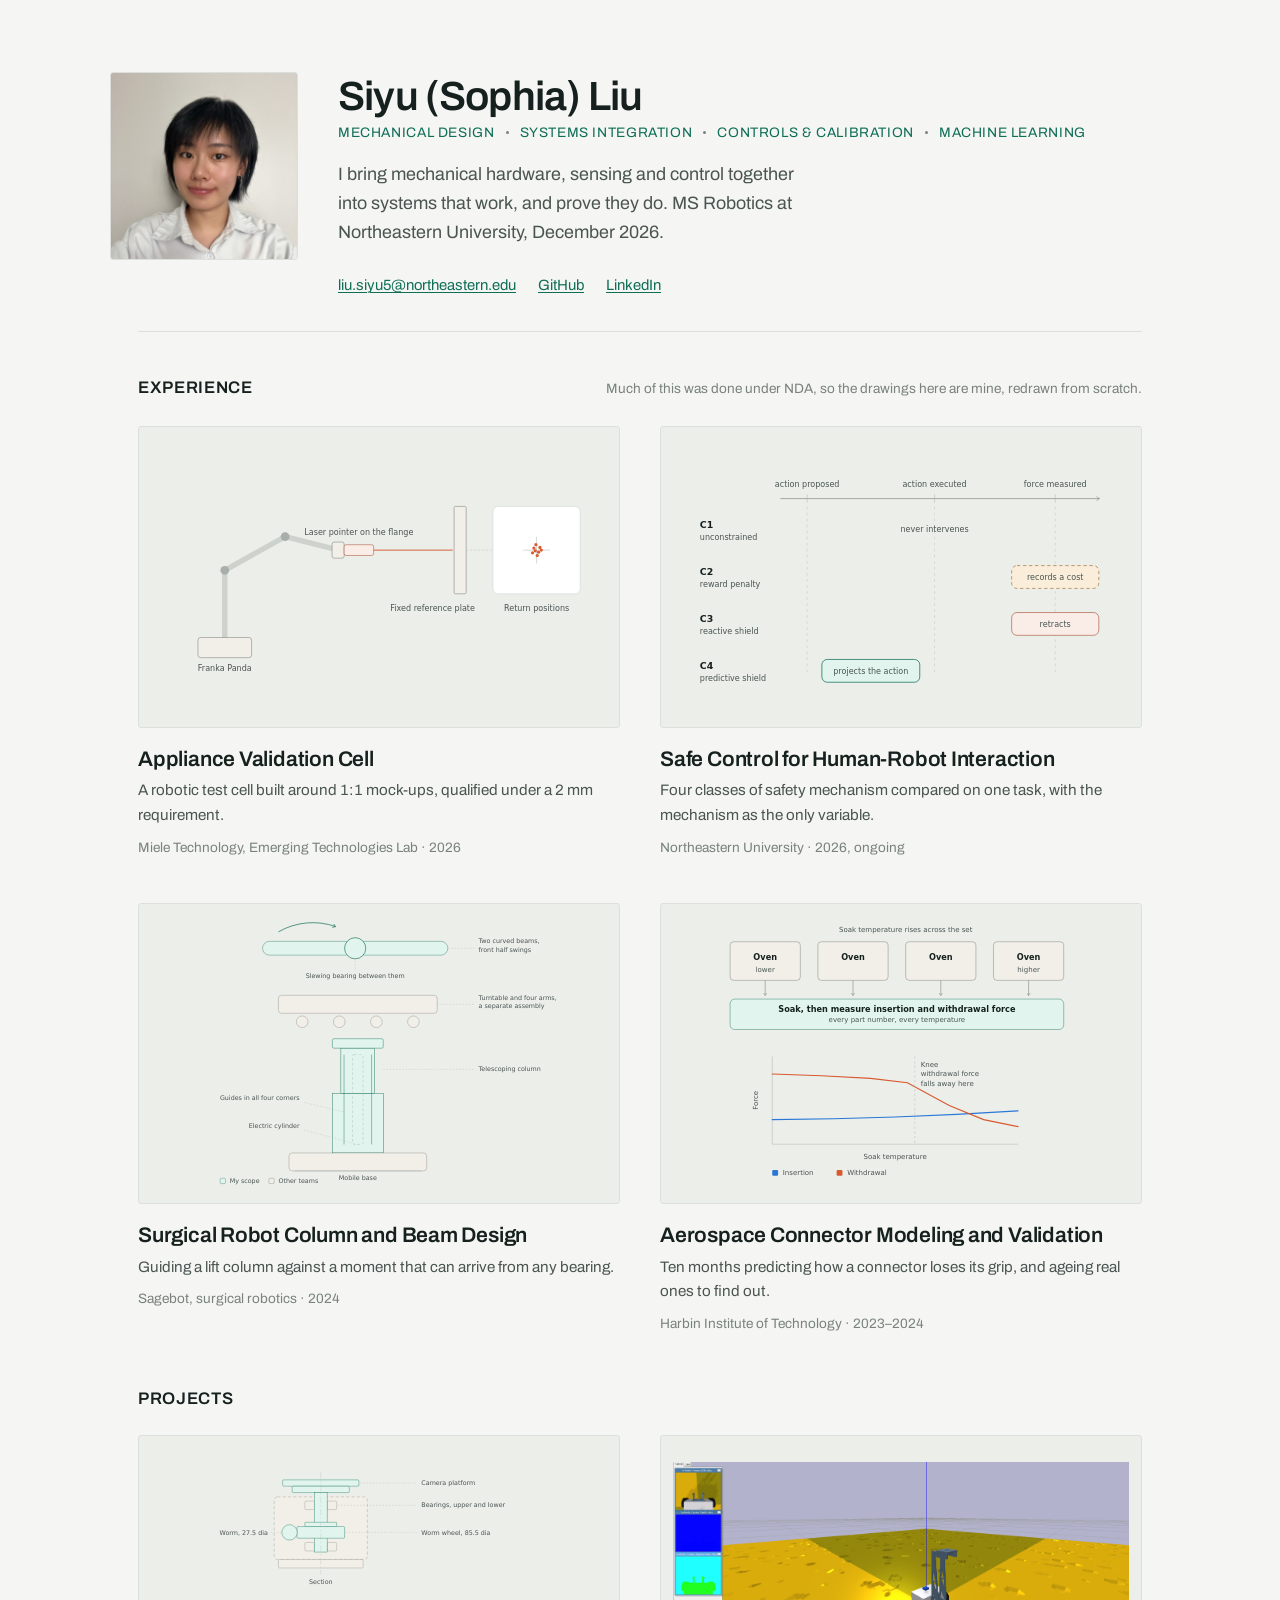
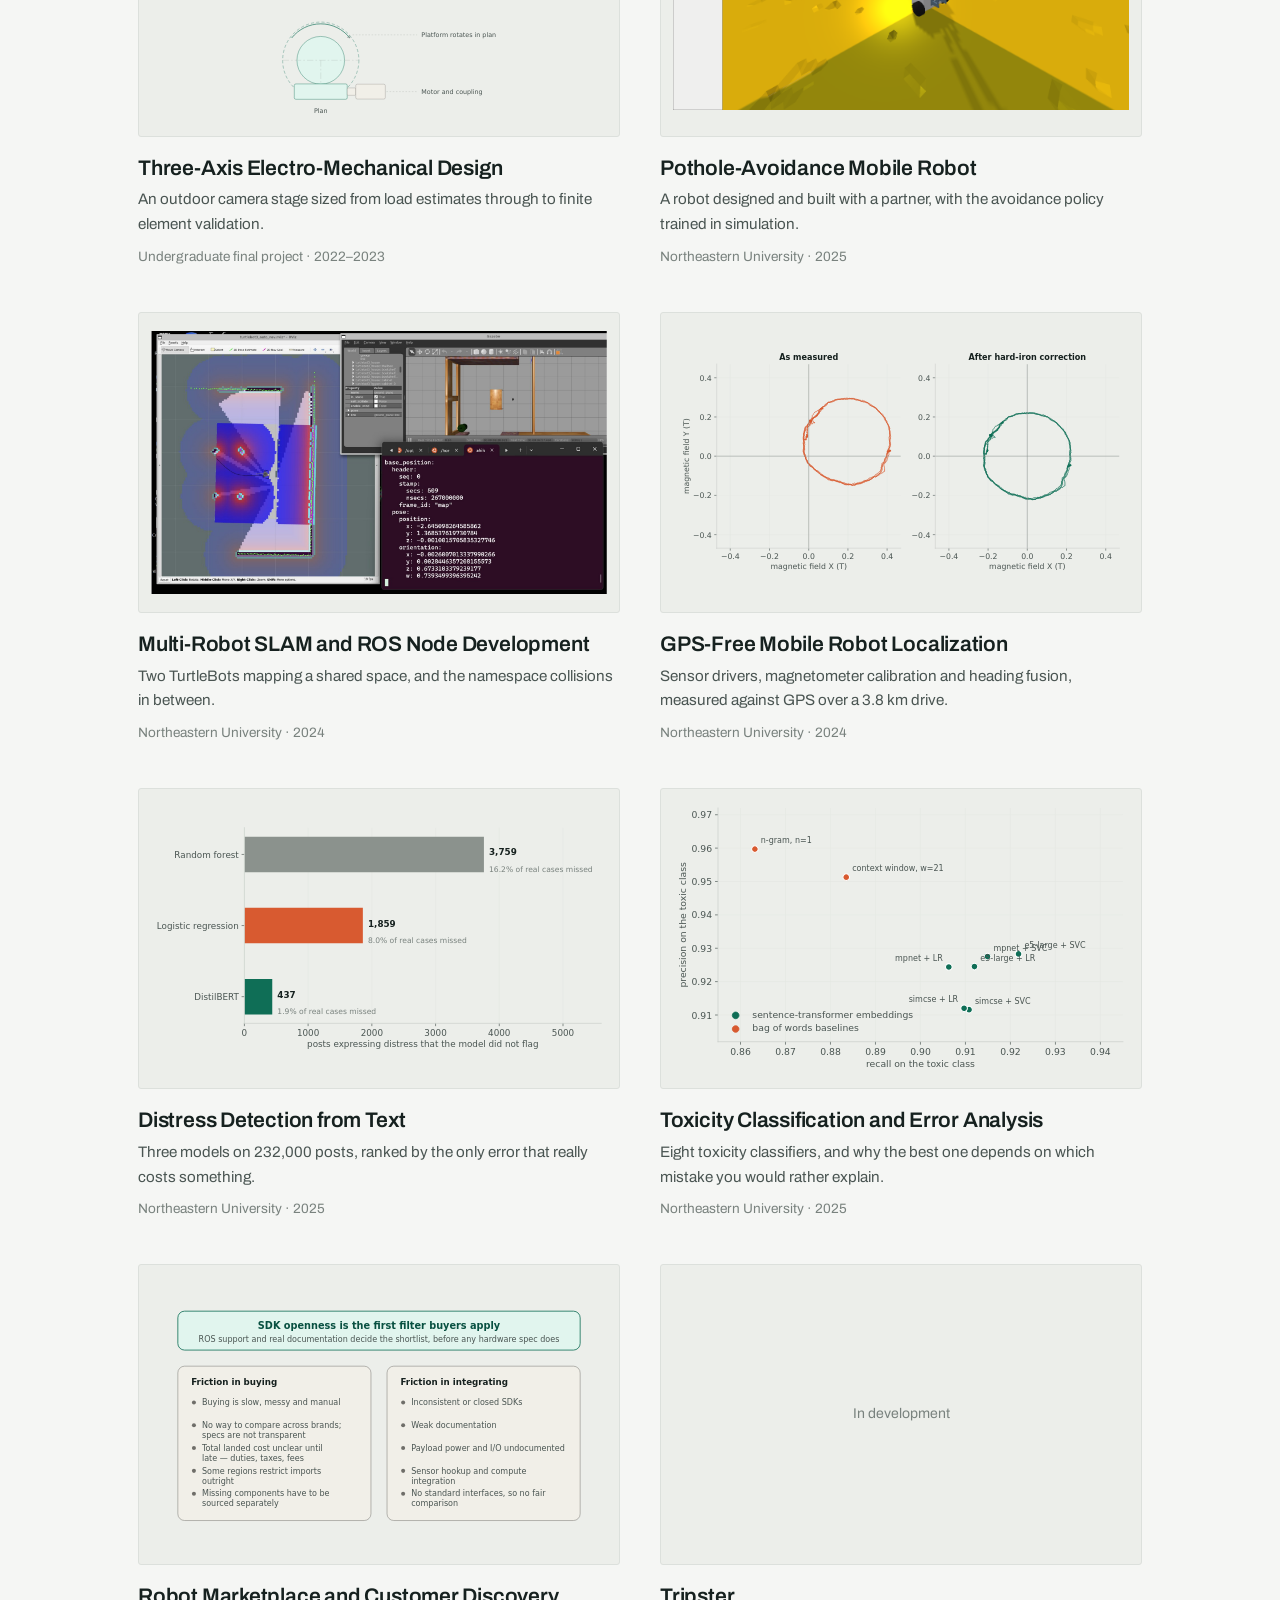
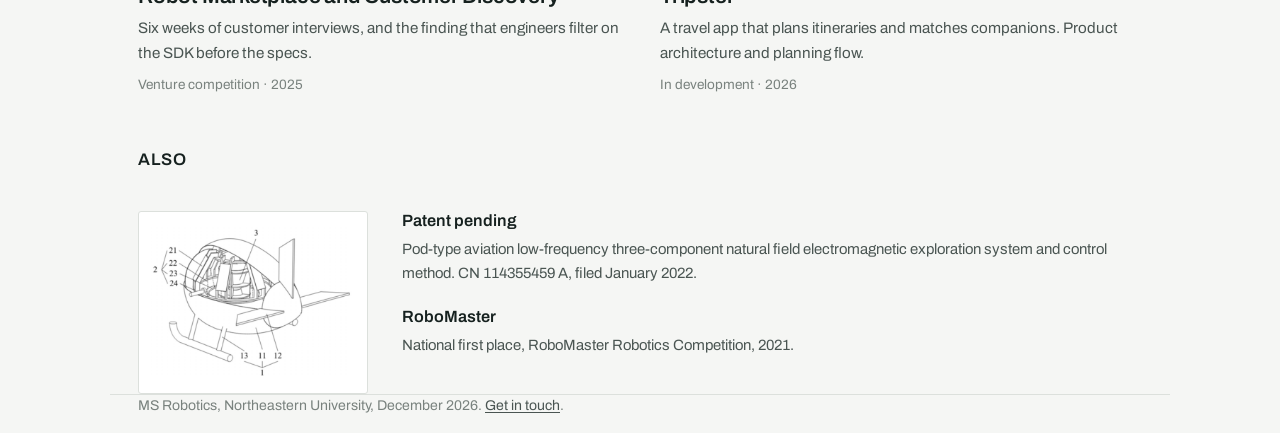
<file: index.html>
<!DOCTYPE html>
<html lang="en">
<head>
<meta charset="utf-8">
<meta name="viewport" content="width=device-width, initial-scale=1">
<title>Siyu (Sophia) Liu — robotics and mechanical engineering</title>
<meta name="description" content="Selected work by Siyu (Sophia) Liu: robotic test cells, motion control and calibration, electro-mechanical design, finite element analysis and reinforcement learning.">
<link rel="stylesheet" href="assets/css/site.css">
</head>
<body>

<header class="wrap masthead-grid">
  <img class="portrait" src="assets/img/portrait.jpg" alt="Siyu Liu">
  <div>
    <h1>Siyu (Sophia) Liu</h1>
    <p class="skills">
      <span>Mechanical design</span><span>Systems integration</span><span>Controls &amp; calibration</span><span>Machine learning</span>
    </p>
    <p class="role">I bring mechanical hardware, sensing and control together
      into systems that work, and prove they do. MS Robotics at Northeastern
      University, December 2026.</p>
    <nav class="meta-links">
      <a href="mailto:liu.siyu5@northeastern.edu">liu.siyu5@northeastern.edu</a>
      <a href="https://github.com/liu-siyu5">GitHub</a>
      <a href="https://www.linkedin.com/in/sophia-liu-641lsy641">LinkedIn</a>
    </nav>
  </div>
</header>

<div class="wrap"><hr class="rule"></div>

<main class="wrap">

  <div class="section-head">
    <h2>Experience</h2>
    <span class="count">Much of this was done under NDA, so the drawings here are mine, redrawn from scratch.</span>
  </div>

  <div class="grid tight">

    <a class="card" href="projects/miele-validation-cell.html">
      <div class="panel"><img src="assets/fig/rig.svg" alt="Schematic of a repeatability rig: a robot arm with a laser pointer projecting onto a fixed reference plate."></div>
      <h2>Appliance Validation Cell</h2>
      <p class="blurb">A robotic test cell built around 1:1 mock-ups, qualified under a 2&nbsp;mm requirement.</p>
      <p class="when">Miele Technology, Emerging Technologies Lab · 2026</p>
    </a>

    <a class="card" href="projects/safe-feeding.html">
      <div class="panel"><img src="assets/fig/srl-conditions.svg" alt="A control step from action proposed to executed to force measured, with each safety mechanism marked where it intervenes."></div>
      <h2>Safe Control for Human-Robot Interaction</h2>
      <p class="blurb">Four classes of safety mechanism compared on one task, with the mechanism as the only variable.</p>
      <p class="when">Northeastern University · 2026, ongoing</p>
    </a>

    <a class="card" href="projects/surgical-robot.html">
      <div class="panel"><img src="assets/fig/sagebot-levels.svg" alt="Three stacked assemblies of a surgical robot, with the column and upper beam marked as my scope."></div>
      <h2>Surgical Robot Column and Beam Design</h2>
      <p class="blurb">Guiding a lift column against a moment that can arrive from any bearing.</p>
      <p class="when">Sagebot, surgical robotics · 2024</p>
    </a>

    <a class="card" href="projects/connector-cae.html">
      <div class="panel"><img src="assets/fig/conn-ageing.svg" alt="Ovens feeding a soak-and-measure step, with withdrawal force falling away past a knee."></div>
      <h2>Aerospace Connector Modeling and Validation</h2>
      <p class="blurb">Ten months predicting how a connector loses its grip, and ageing real ones to find out.</p>
      <p class="when">Harbin Institute of Technology · 2023–2024</p>
    </a>

  </div>

  <div class="section-head">
    <h2>Projects</h2>
  </div>

  <div class="grid tight">

    <a class="card" href="projects/three-axis-gimbal.html">
      <div class="panel"><img src="assets/fig/rotary-stage.svg" alt="Section and plan of the camera rotary stage worm drive."></div>
      <h2>Three-Axis Electro-Mechanical Design</h2>
      <p class="blurb">An outdoor camera stage sized from load estimates through to finite element validation.</p>
      <p class="when">Undergraduate final project · 2022–2023</p>
    </a>

    <a class="card" href="projects/pothole-avoidance.html">
      <div class="panel"><img src="assets/img/pothole-sim.png" alt="A differential-drive robot on procedurally generated pothole terrain in simulation."></div>
      <h2>Pothole-Avoidance Mobile Robot</h2>
      <p class="blurb">A robot designed and built with a partner, with the avoidance policy trained in simulation.</p>
      <p class="when">Northeastern University · 2025</p>
    </a>

    <a class="card" href="projects/two-robot-slam.html">
      <div class="panel"><img src="assets/img/slam-rviz.jpg" alt="RViz costmap of a house with a planned path, beside the Gazebo world."></div>
      <h2>Multi-Robot SLAM and ROS Node Development</h2>
      <p class="blurb">Two TurtleBots mapping a shared space, and the namespace collisions in between.</p>
      <p class="when">Northeastern University · 2024</p>
    </a>

    <a class="card" href="projects/dead-reckoning.html">
      <div class="panel"><img src="assets/fig/nav-magcal.svg" alt="Magnetometer scatter before and after hard-iron correction."></div>
      <h2>GPS-Free Mobile Robot Localization</h2>
      <p class="blurb">Sensor drivers, magnetometer calibration and heading fusion, measured against GPS over a 3.8&nbsp;km drive.</p>
      <p class="when">Northeastern University · 2024</p>
    </a>

    <a class="card" href="projects/distress-detection.html">
      <div class="panel"><img src="assets/fig/sui-missed.svg" alt="Bar chart of missed cases by model."></div>
      <h2>Distress Detection from Text</h2>
      <p class="blurb">Three models on 232,000 posts, ranked by the only error that really costs something.</p>
      <p class="when">Northeastern University · 2025</p>
    </a>

    <a class="card" href="projects/toxicity-detection.html">
      <div class="panel"><img src="assets/fig/nlp-tradeoff.svg" alt="Precision against recall for eight toxicity classifiers."></div>
      <h2>Toxicity Classification and Error Analysis</h2>
      <p class="blurb">Eight toxicity classifiers, and why the best one depends on which mistake you would rather explain.</p>
      <p class="when">Northeastern University · 2025</p>
    </a>

    <a class="card" href="projects/robot-marketplace.html">
      <div class="panel"><img src="assets/fig/mkt-interviews.svg" alt="Interview findings: SDK openness is the first filter buyers apply."></div>
      <h2>Robot Marketplace and Customer Discovery</h2>
      <p class="blurb">Six weeks of customer interviews, and the finding that engineers filter on the SDK before the specs.</p>
      <p class="when">Venture competition · 2025</p>
    </a>

    <a class="card" href="projects/tripster.html">
      <div class="panel is-pending">In development</div>
      <h2>Tripster</h2>
      <p class="blurb">A travel app that plans itineraries and matches companions. Product architecture and planning flow.</p>
      <p class="when">In development · 2026</p>
    </a>

  </div>

  <div class="section-head">
    <h2>Also</h2>
  </div>

  <div class="extras">
    <img src="assets/img/patent-figure.png" alt="Patent drawing of a pod-type airborne electromagnetic exploration system.">
    <div>
      <div class="item">
        <h3>Patent pending</h3>
        <p>Pod-type aviation low-frequency three-component natural field
          electromagnetic exploration system and control method.
          CN&nbsp;114355459&nbsp;A, filed January 2022.</p>
      </div>
      <div class="item">
        <h3>RoboMaster</h3>
        <p>National first place, RoboMaster Robotics Competition, 2021.</p>
      </div>
    </div>
  </div>

</main>

<footer class="wrap">
  <p>MS Robotics, Northeastern University, December 2026.
    <a href="mailto:liu.siyu5@northeastern.edu">Get in touch</a>.</p>
</footer>

</body>
</html>
</file>
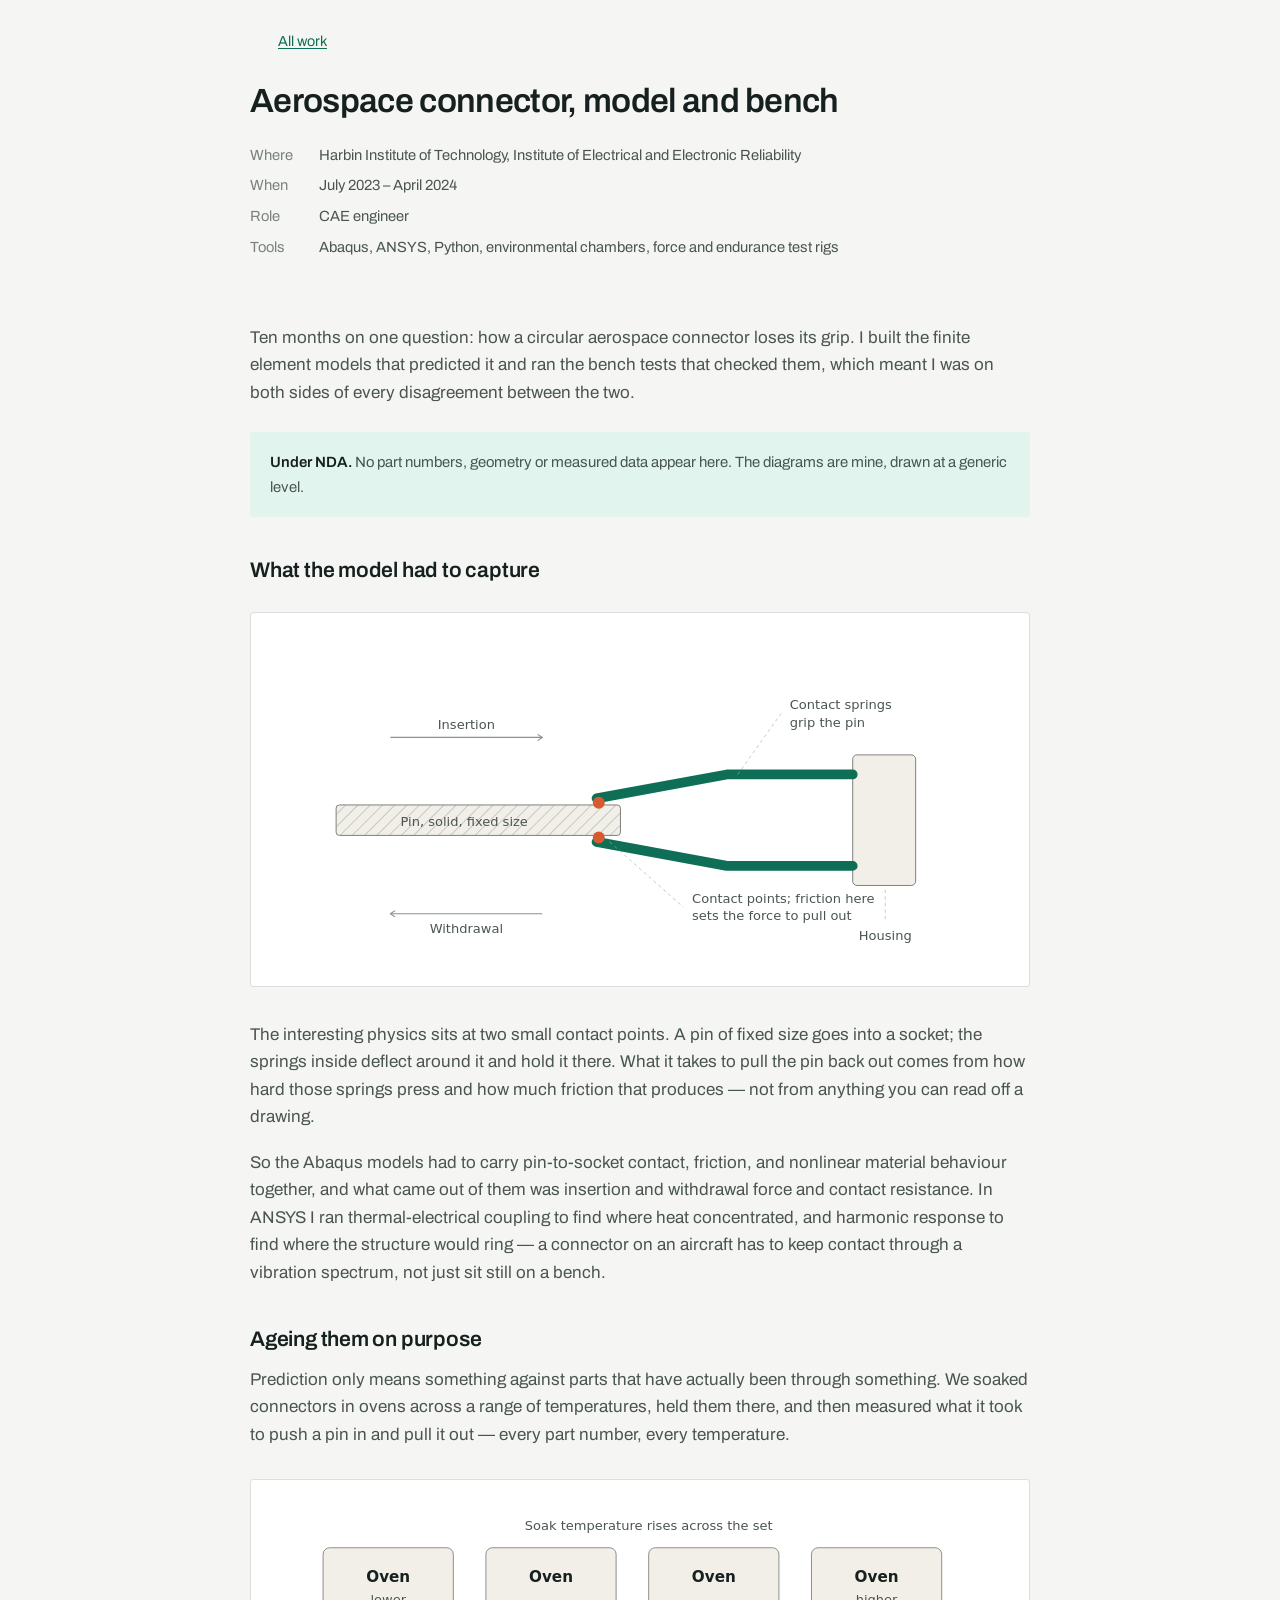
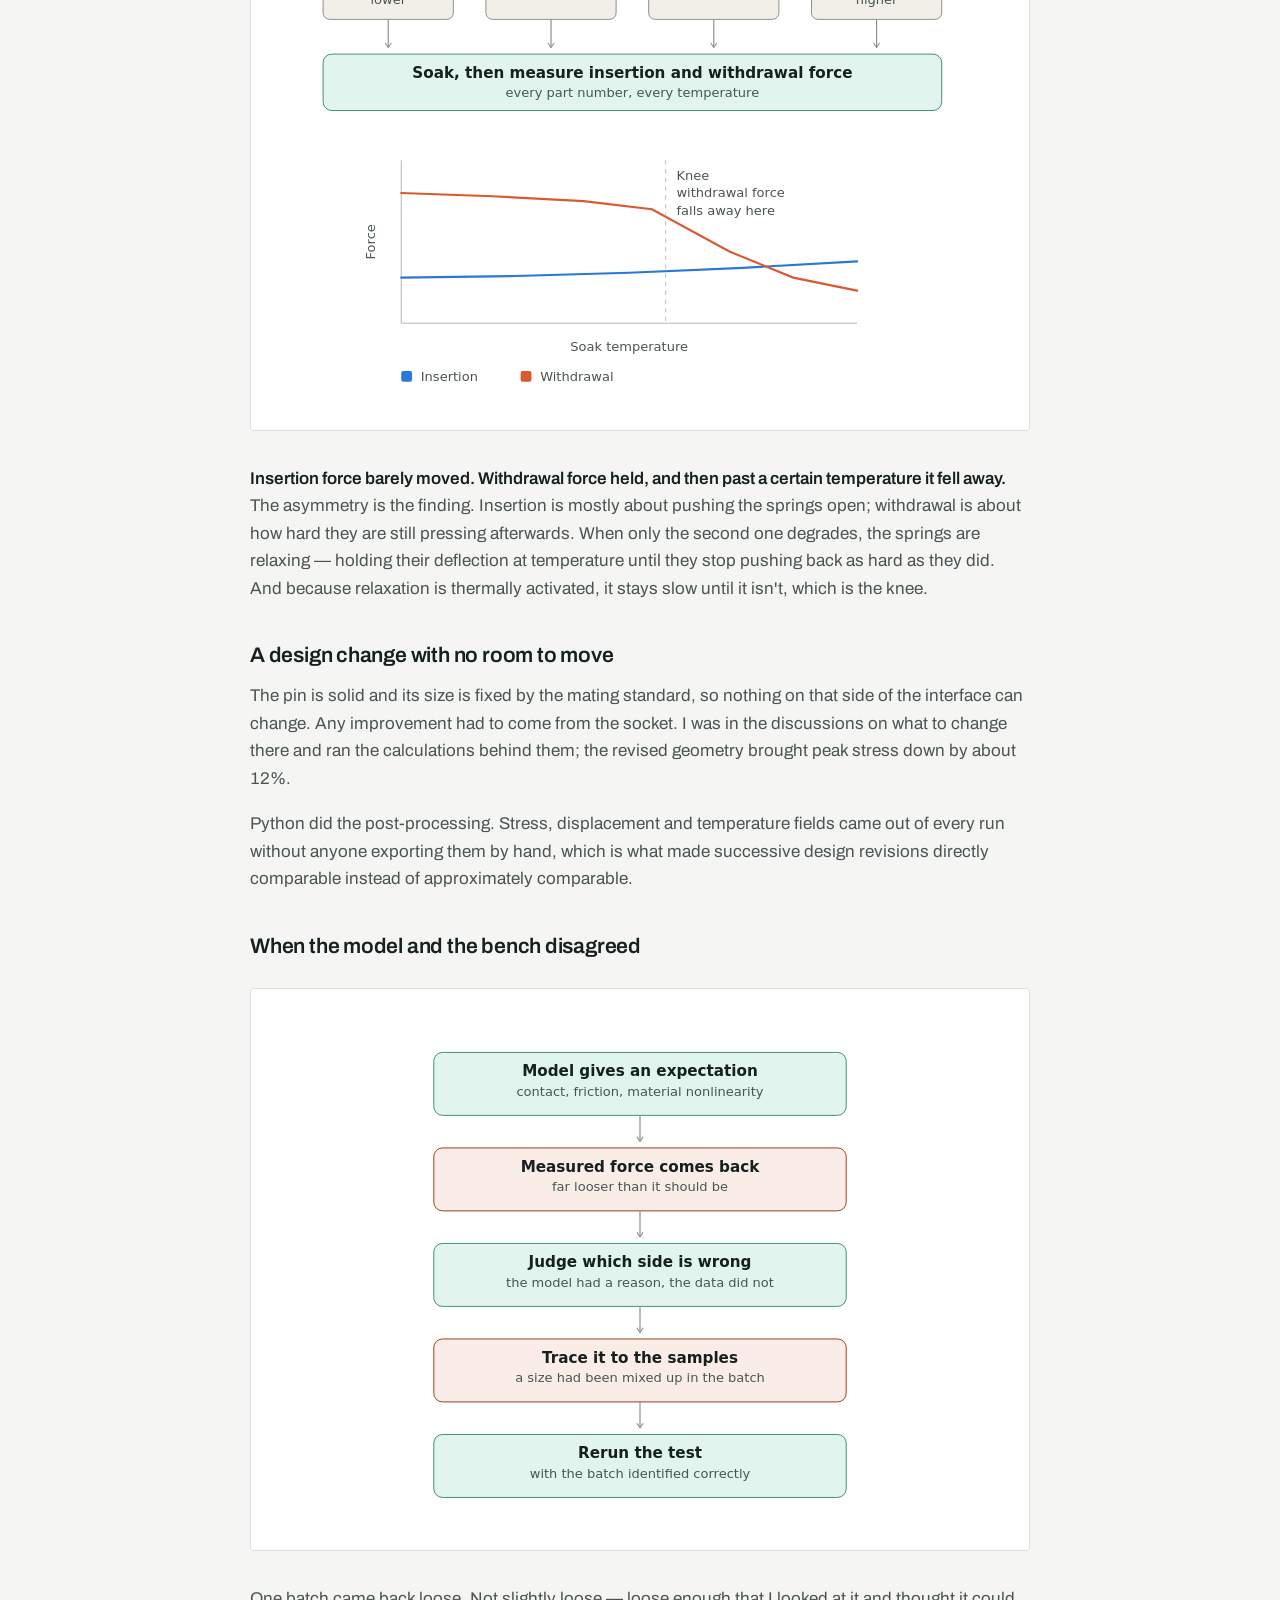
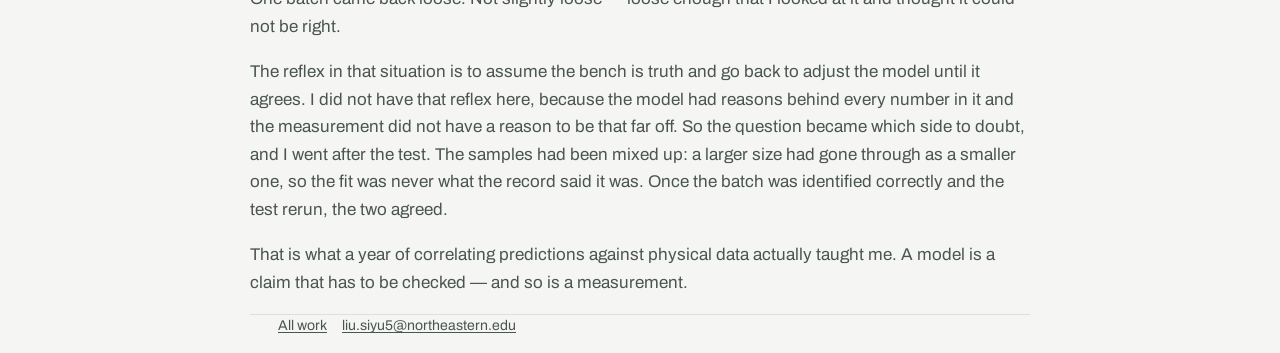
<file: projects/connector-cae.html>
<!DOCTYPE html>
<html lang="en">
<head>
<meta charset="utf-8">
<meta name="viewport" content="width=device-width, initial-scale=1">
<title>Aerospace connector, model and bench — Siyu (Sophia) Liu</title>
<meta name="description" content="Ten months modelling circular aerospace connectors in Abaqus and ANSYS, running accelerated ageing and force tests on the bench, and correlating one against the other.">
<link rel="stylesheet" href="../assets/css/site.css">
</head>
<body>

<div class="wrap narrow"><a class="backlink" href="../index.html">All work</a></div>

<header class="wrap narrow detail-head">
  <h1>Aerospace connector, model and bench</h1>
  <dl class="dl">
    <dt>Where</dt>
    <dd>Harbin Institute of Technology, Institute of Electrical and Electronic Reliability</dd>
    <dt>When</dt>
    <dd>July 2023 – April 2024</dd>
    <dt>Role</dt>
    <dd>CAE engineer</dd>
    <dt>Tools</dt>
    <dd>Abaqus, ANSYS, Python, environmental chambers, force and endurance test rigs</dd>
  </dl>
</header>

<main class="wrap narrow body-copy">

  <p>Ten months on one question: how a circular aerospace connector loses its
    grip. I built the finite element models that predicted it and ran the bench
    tests that checked them, which meant I was on both sides of every
    disagreement between the two.</p>

  <p class="pending"><strong>Under NDA.</strong> No part numbers, geometry or
    measured data appear here. The diagrams are mine, drawn at a generic level.</p>

  <h2>What the model had to capture</h2>

  <figure>
    <div class="frame"><img src="../assets/fig/conn-contact.svg" alt="A solid pin entering a socket, gripped at two contact points by springs that run back into the housing."></div>
  </figure>

  <p>The interesting physics sits at two small contact points. A pin of fixed
    size goes into a socket; the springs inside deflect around it and hold it
    there. What it takes to pull the pin back out comes from how hard those
    springs press and how much friction that produces — not from anything you
    can read off a drawing.</p>

  <p>So the Abaqus models had to carry pin-to-socket contact, friction, and
    nonlinear material behaviour together, and what came out of them was
    insertion and withdrawal force and contact resistance. In ANSYS I ran
    thermal-electrical coupling to find where heat concentrated, and harmonic
    response to find where the structure would ring — a connector on an
    aircraft has to keep contact through a vibration spectrum, not just sit
    still on a bench.</p>

  <h2>Ageing them on purpose</h2>

  <p>Prediction only means something against parts that have actually been
    through something. We soaked connectors in ovens across a range of
    temperatures, held them there, and then measured what it took to push a pin
    in and pull it out — every part number, every temperature.</p>

  <figure>
    <div class="frame"><img src="../assets/fig/conn-ageing.svg" alt="Ovens at rising temperatures feeding a soak-and-measure step, with a chart showing insertion force nearly flat and withdrawal force falling away past a knee."></div>
  </figure>

  <p><strong>Insertion force barely moved. Withdrawal force held, and then past a
    certain temperature it fell away.</strong> The asymmetry is the finding.
    Insertion is mostly about pushing the springs open; withdrawal is about how
    hard they are still pressing afterwards. When only the second one degrades,
    the springs are relaxing — holding their deflection at temperature until
    they stop pushing back as hard as they did. And because relaxation is
    thermally activated, it stays slow until it isn't, which is the knee.</p>

  <h2>A design change with no room to move</h2>

  <p>The pin is solid and its size is fixed by the mating standard, so nothing
    on that side of the interface can change. Any improvement had to come from
    the socket. I was in the discussions on what to change there and ran the
    calculations behind them; the revised geometry brought peak stress down by
    about 12%.</p>

  <p>Python did the post-processing. Stress, displacement and temperature fields
    came out of every run without anyone exporting them by hand, which is what
    made successive design revisions directly comparable instead of
    approximately comparable.</p>

  <h2>When the model and the bench disagreed</h2>

  <figure>
    <div class="frame"><img src="../assets/fig/conn-disagreement.svg" alt="Five steps: the model gives an expectation, the measured force comes back far looser, judging which side is wrong, tracing it to mixed-up sample sizes, rerunning the test."></div>
  </figure>

  <p>One batch came back loose. Not slightly loose — loose enough that I looked
    at it and thought it could not be right.</p>

  <p>The reflex in that situation is to assume the bench is truth and go back to
    adjust the model until it agrees. I did not have that reflex here, because
    the model had reasons behind every number in it and the measurement did not
    have a reason to be that far off. So the question became which side to
    doubt, and I went after the test. The samples had been mixed up: a larger
    size had gone through as a smaller one, so the fit was never what the record
    said it was. Once the batch was identified correctly and the test rerun, the
    two agreed.</p>

  <p>That is what a year of correlating predictions against physical data
    actually taught me. A model is a claim that has to be checked — and so is a
    measurement.</p>

</main>

<footer class="wrap narrow">
  <p><a href="../index.html">All work</a>
    &nbsp;&nbsp;&nbsp;
    <a href="mailto:liu.siyu5@northeastern.edu">liu.siyu5@northeastern.edu</a></p>
</footer>

</body>
</html>
</file>
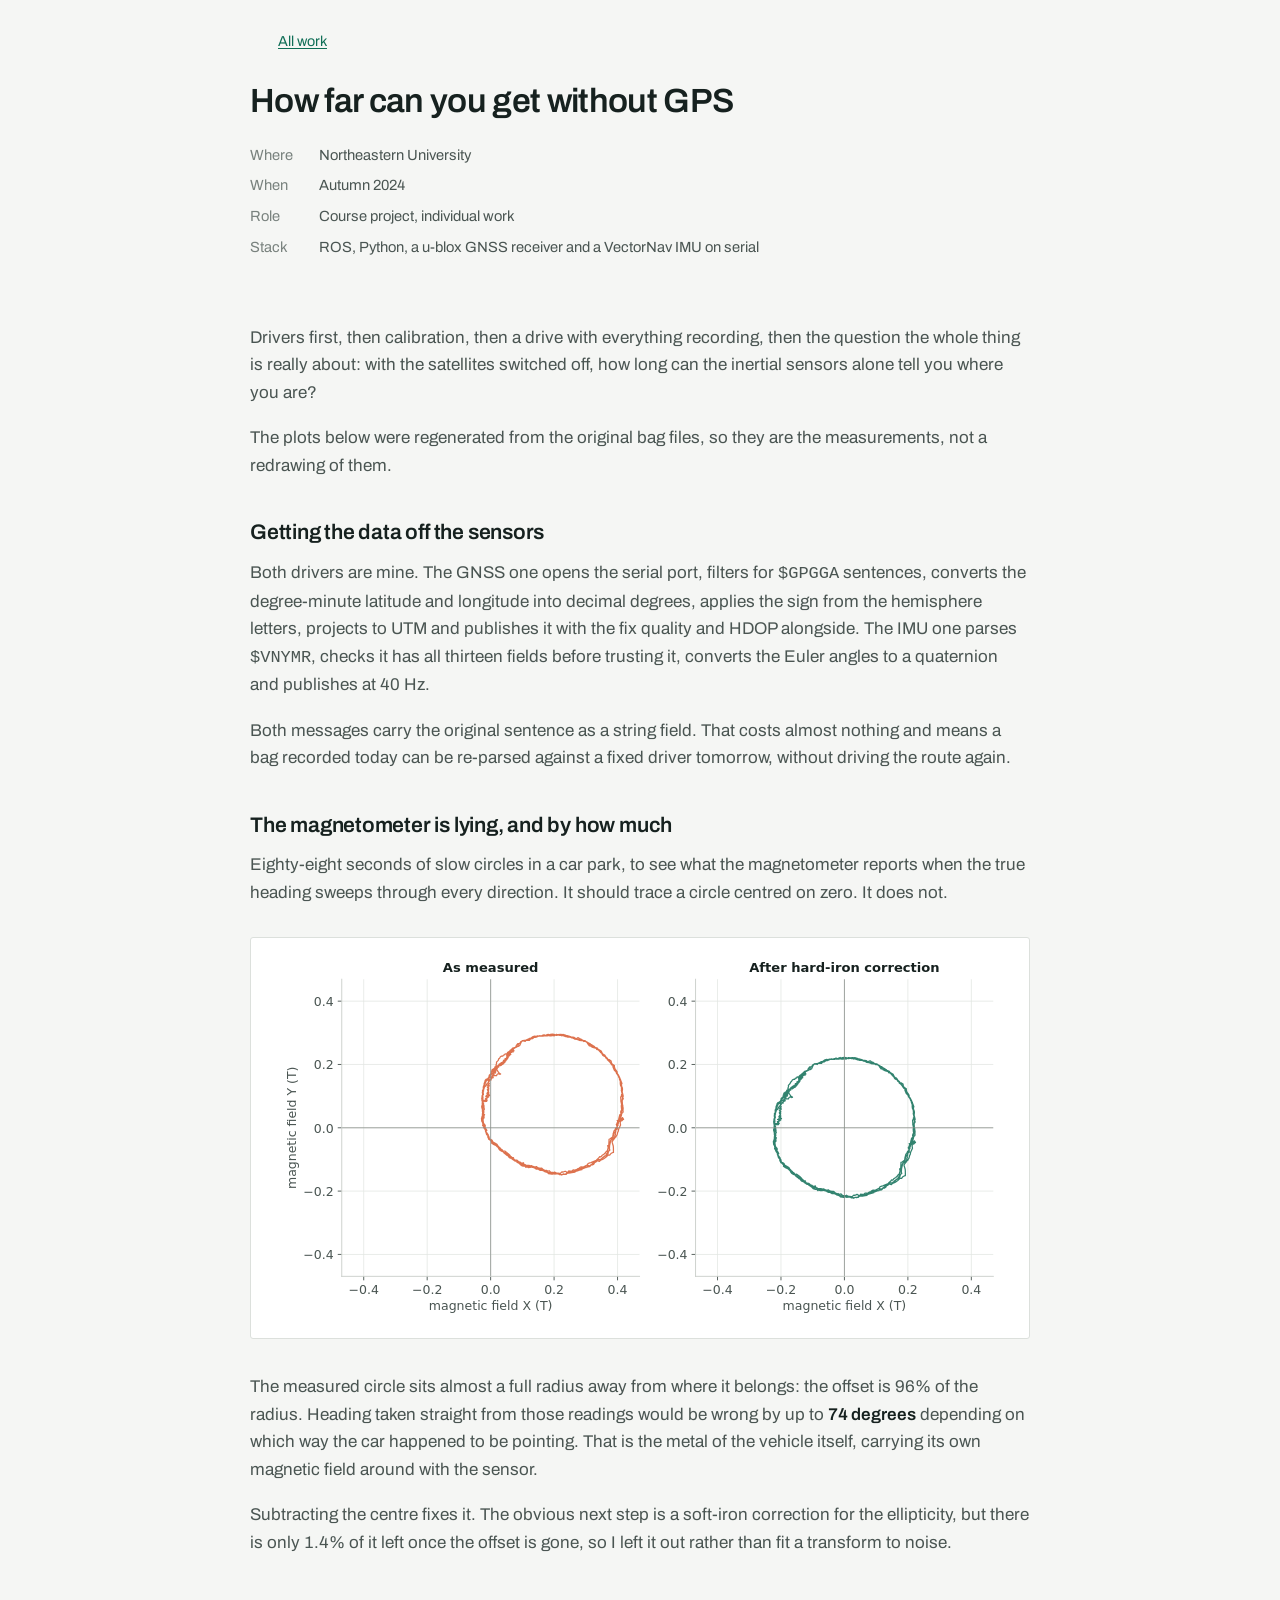
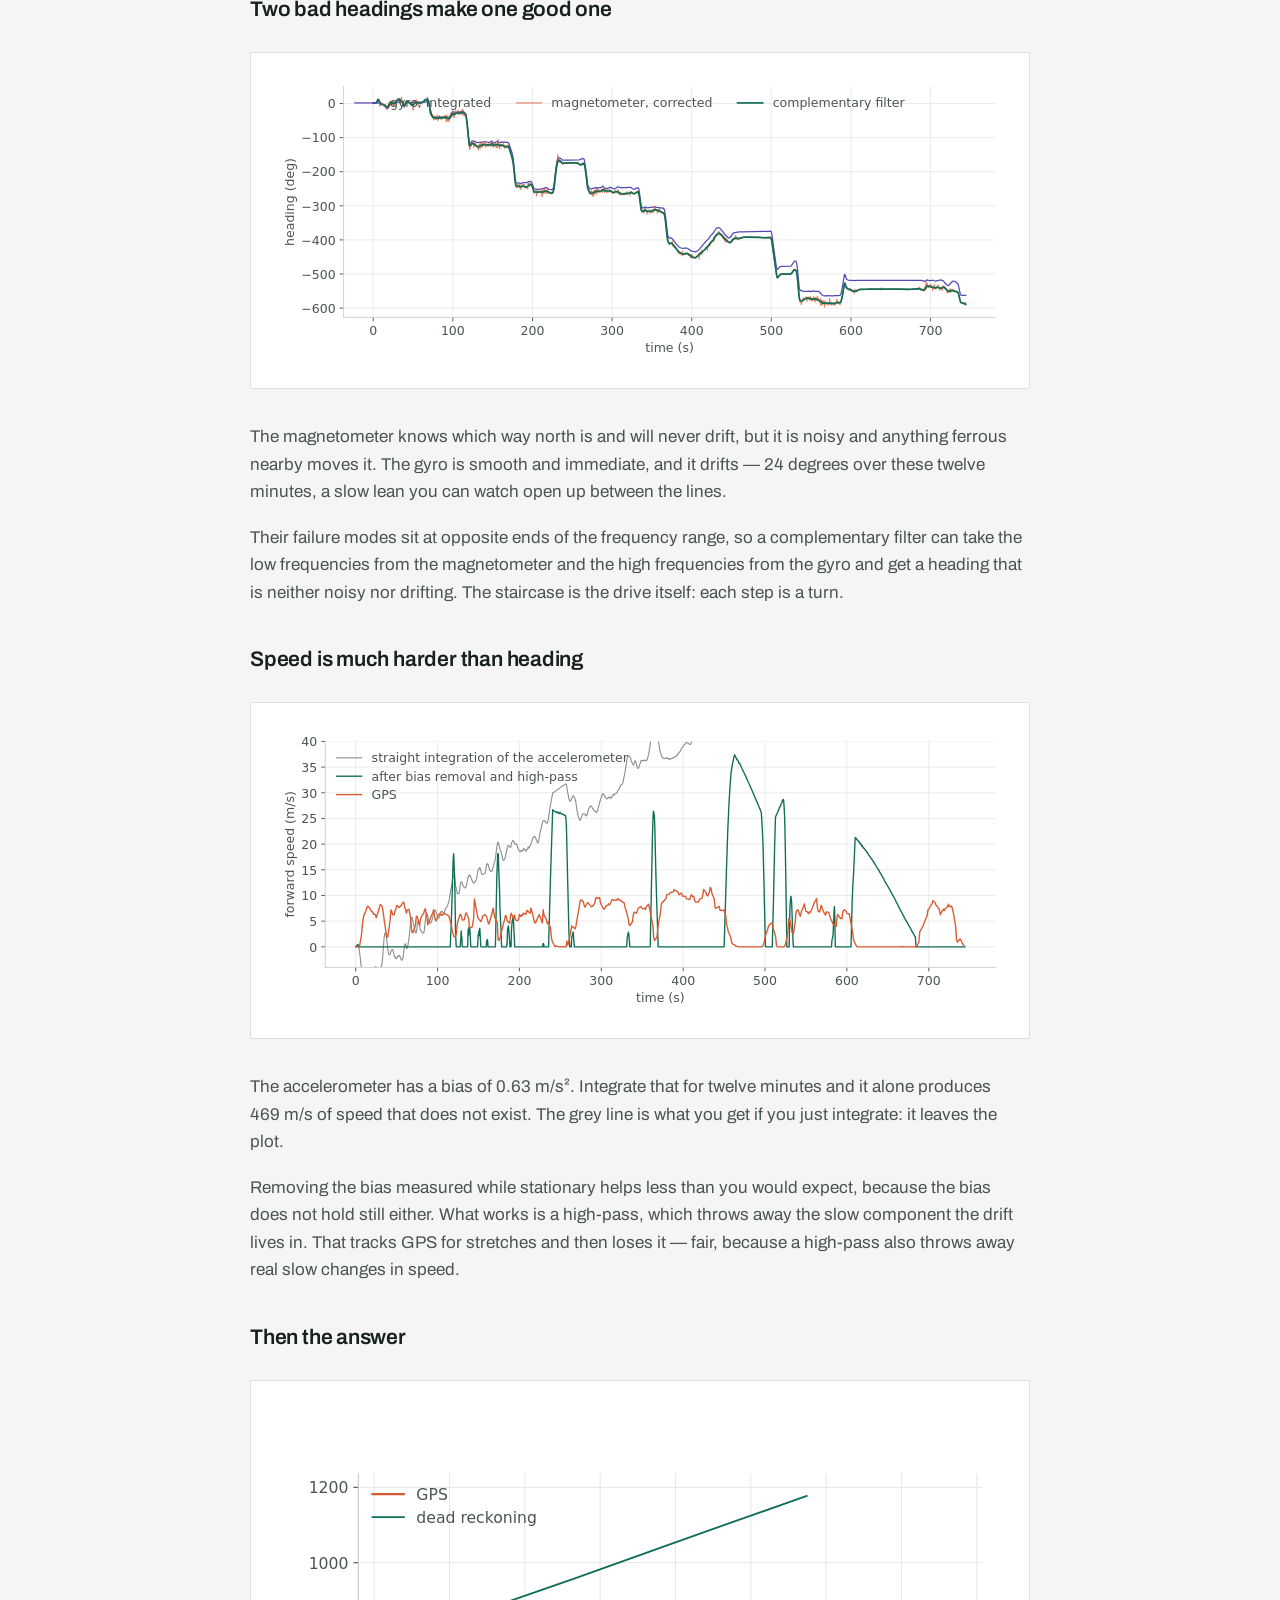
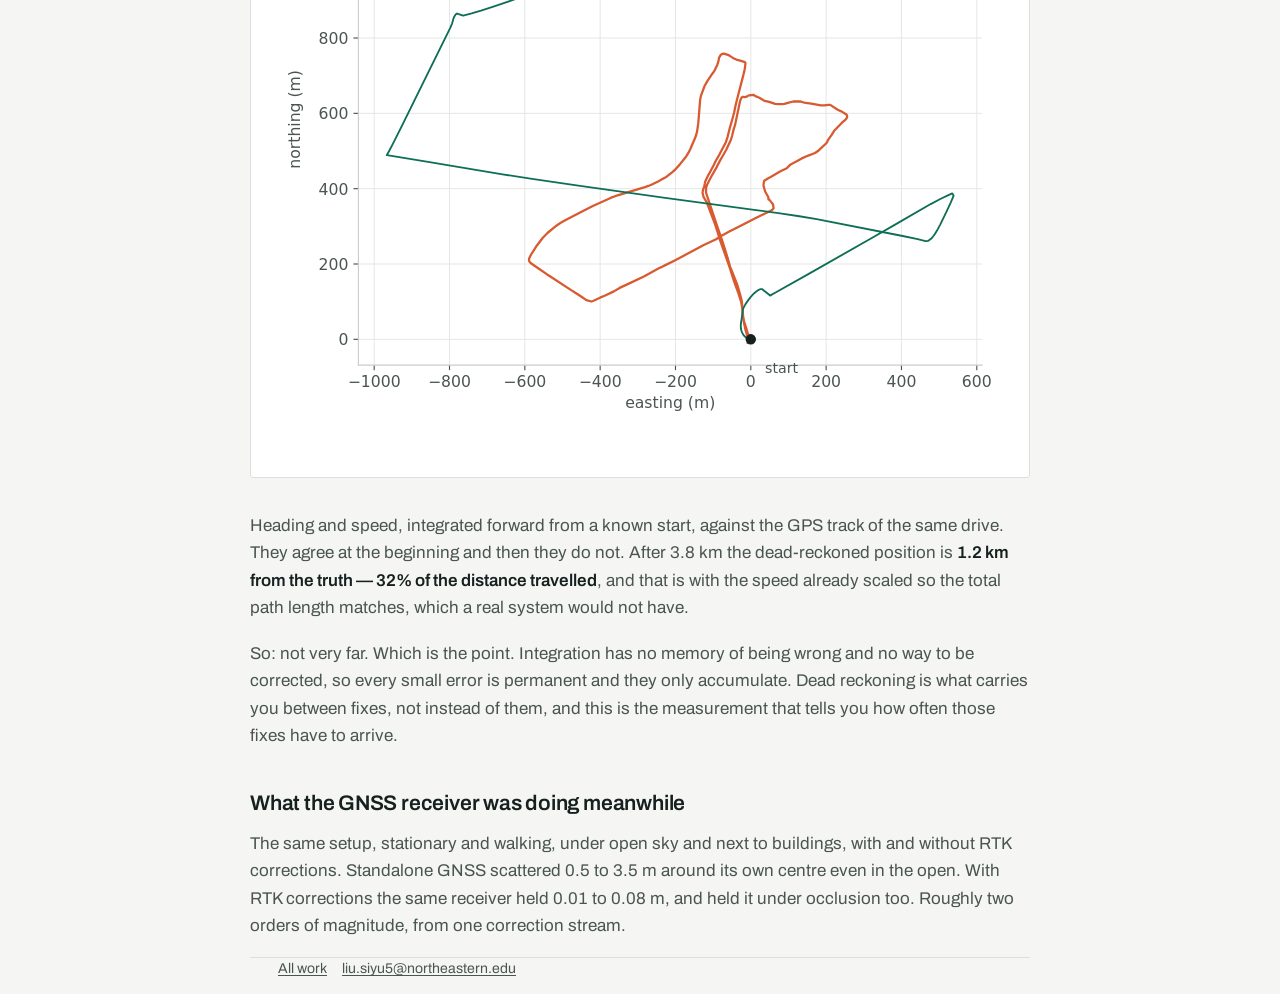
<file: projects/dead-reckoning.html>
<!DOCTYPE html>
<html lang="en">
<head>
<meta charset="utf-8">
<meta name="viewport" content="width=device-width, initial-scale=1">
<title>How far can you get without GPS — Siyu (Sophia) Liu</title>
<meta name="description" content="Serial drivers for a GNSS receiver and a VectorNav IMU, magnetometer calibration, heading fusion, and dead reckoning measured against GPS truth over a 3.8 km drive.">
<link rel="stylesheet" href="../assets/css/site.css">
</head>
<body>

<div class="wrap narrow"><a class="backlink" href="../index.html">All work</a></div>

<header class="wrap narrow detail-head">
  <h1>How far can you get without GPS</h1>
  <dl class="dl">
    <dt>Where</dt>
    <dd>Northeastern University</dd>
    <dt>When</dt>
    <dd>Autumn 2024</dd>
    <dt>Role</dt>
    <dd>Course project, individual work</dd>
    <dt>Stack</dt>
    <dd>ROS, Python, a u-blox GNSS receiver and a VectorNav IMU on serial</dd>
  </dl>
</header>

<main class="wrap narrow body-copy">

  <p>Drivers first, then calibration, then a drive with everything recording, then
    the question the whole thing is really about: with the satellites switched
    off, how long can the inertial sensors alone tell you where you are?</p>

  <p>The plots below were regenerated from the original bag files, so they are
    the measurements, not a redrawing of them.</p>

  <h2>Getting the data off the sensors</h2>

  <p>Both drivers are mine. The GNSS one opens the serial port, filters for
    <code>$GPGGA</code> sentences, converts the degree-minute latitude and
    longitude into decimal degrees, applies the sign from the hemisphere
    letters, projects to UTM and publishes it with the fix quality and HDOP
    alongside. The IMU one parses <code>$VNYMR</code>, checks it has all
    thirteen fields before trusting it, converts the Euler angles to a
    quaternion and publishes at 40&nbsp;Hz.</p>

  <p>Both messages carry the original sentence as a string field. That costs
    almost nothing and means a bag recorded today can be re-parsed against a
    fixed driver tomorrow, without driving the route again.</p>

  <h2>The magnetometer is lying, and by how much</h2>

  <p>Eighty-eight seconds of slow circles in a car park, to see what the
    magnetometer reports when the true heading sweeps through every direction.
    It should trace a circle centred on zero. It does not.</p>

  <figure>
    <div class="frame"><img src="../assets/fig/nav-magcal.svg" alt="Two scatter plots of magnetometer X against Y. As measured, the circle is displaced well away from the origin. After hard-iron correction it is centred on the origin."></div>
  </figure>

  <p>The measured circle sits almost a full radius away from where it belongs:
    the offset is 96% of the radius. Heading taken straight from those readings
    would be wrong by up to <strong>74 degrees</strong> depending on which way
    the car happened to be pointing. That is the metal of the vehicle itself,
    carrying its own magnetic field around with the sensor.</p>

  <p>Subtracting the centre fixes it. The obvious next step is a soft-iron
    correction for the ellipticity, but there is only 1.4% of it left once the
    offset is gone, so I left it out rather than fit a transform to noise.</p>

  <h2>Two bad headings make one good one</h2>

  <figure>
    <div class="frame"><img src="../assets/fig/nav-yaw.svg" alt="Heading over 12 minutes from three sources: integrated gyro, corrected magnetometer, and a complementary filter. All three follow the same staircase of turns; the gyro slowly separates from the other two."></div>
  </figure>

  <p>The magnetometer knows which way north is and will never drift, but it is
    noisy and anything ferrous nearby moves it. The gyro is smooth and
    immediate, and it drifts — 24 degrees over these twelve minutes, a slow lean
    you can watch open up between the lines.</p>

  <p>Their failure modes sit at opposite ends of the frequency range, so a
    complementary filter can take the low frequencies from the magnetometer and
    the high frequencies from the gyro and get a heading that is neither noisy
    nor drifting. The staircase is the drive itself: each step is a turn.</p>

  <h2>Speed is much harder than heading</h2>

  <figure>
    <div class="frame"><img src="../assets/fig/nav-velocity.svg" alt="Forward speed over time. Straight integration of the accelerometer climbs steadily past 40 metres per second. The corrected estimate stays in the same range as GPS but loses track in places."></div>
  </figure>

  <p>The accelerometer has a bias of 0.63&nbsp;m/s². Integrate that for twelve
    minutes and it alone produces 469&nbsp;m/s of speed that does not exist. The
    grey line is what you get if you just integrate: it leaves the plot.</p>

  <p>Removing the bias measured while stationary helps less than you would
    expect, because the bias does not hold still either. What works is a
    high-pass, which throws away the slow component the drift lives in. That
    tracks GPS for stretches and then loses it — fair, because a high-pass also
    throws away real slow changes in speed.</p>

  <h2>Then the answer</h2>

  <figure>
    <div class="frame"><img src="../assets/fig/nav-trajectory.svg" alt="Two paths from the same starting point. The GPS track loops around a route; the dead-reckoned path follows the first part and then separates, ending over a kilometre away."></div>
  </figure>

  <p>Heading and speed, integrated forward from a known start, against the GPS
    track of the same drive. They agree at the beginning and then they do not.
    After 3.8&nbsp;km the dead-reckoned position is <strong>1.2&nbsp;km from the
    truth — 32% of the distance travelled</strong>, and that is with the speed
    already scaled so the total path length matches, which a real system would
    not have.</p>

  <p>So: not very far. Which is the point. Integration has no memory of being
    wrong and no way to be corrected, so every small error is permanent and they
    only accumulate. Dead reckoning is what carries you between fixes, not
    instead of them, and this is the measurement that tells you how often those
    fixes have to arrive.</p>

  <h2>What the GNSS receiver was doing meanwhile</h2>

  <p>The same setup, stationary and walking, under open sky and next to
    buildings, with and without RTK corrections. Standalone GNSS scattered 0.5
    to 3.5&nbsp;m around its own centre even in the open. With RTK corrections
    the same receiver held 0.01 to 0.08&nbsp;m, and held it under occlusion too.
    Roughly two orders of magnitude, from one correction stream.</p>

</main>

<footer class="wrap narrow">
  <p><a href="../index.html">All work</a>
    &nbsp;&nbsp;&nbsp;
    <a href="mailto:liu.siyu5@northeastern.edu">liu.siyu5@northeastern.edu</a></p>
</footer>

</body>
</html>
</file>
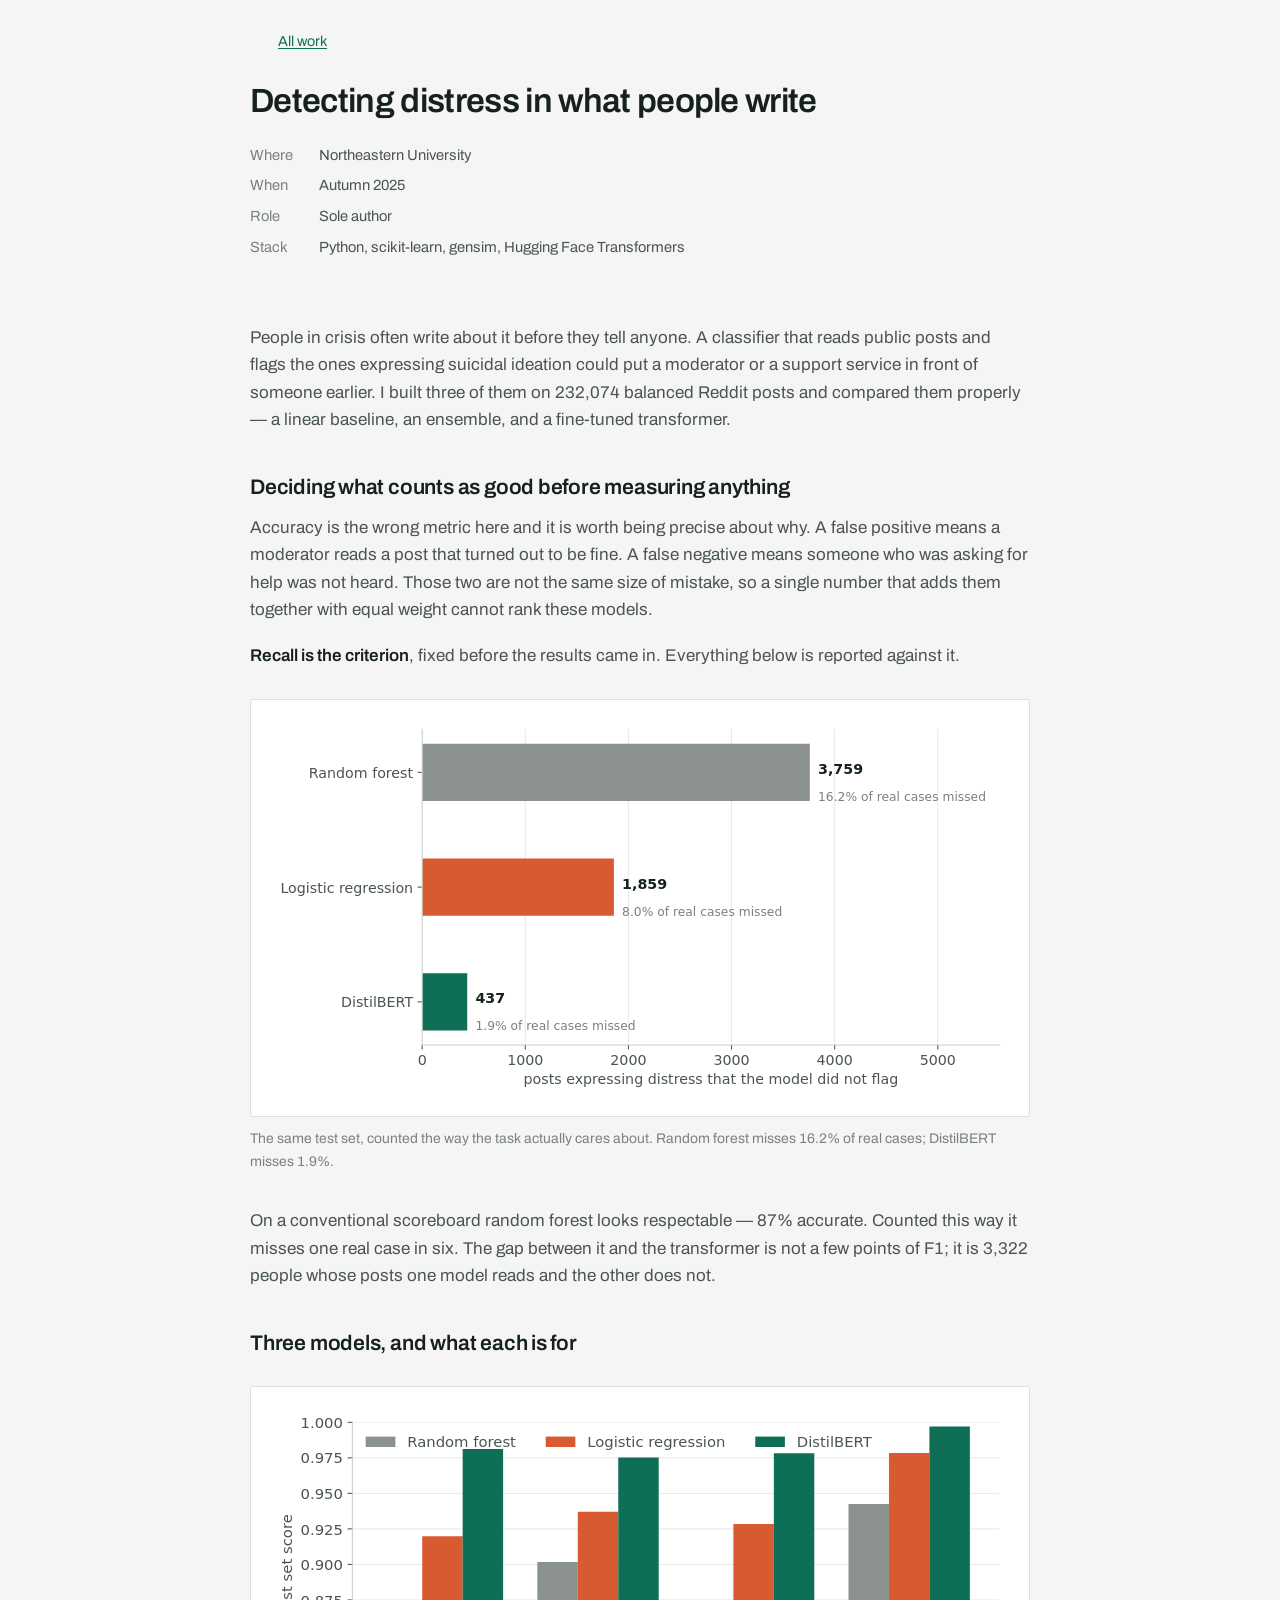
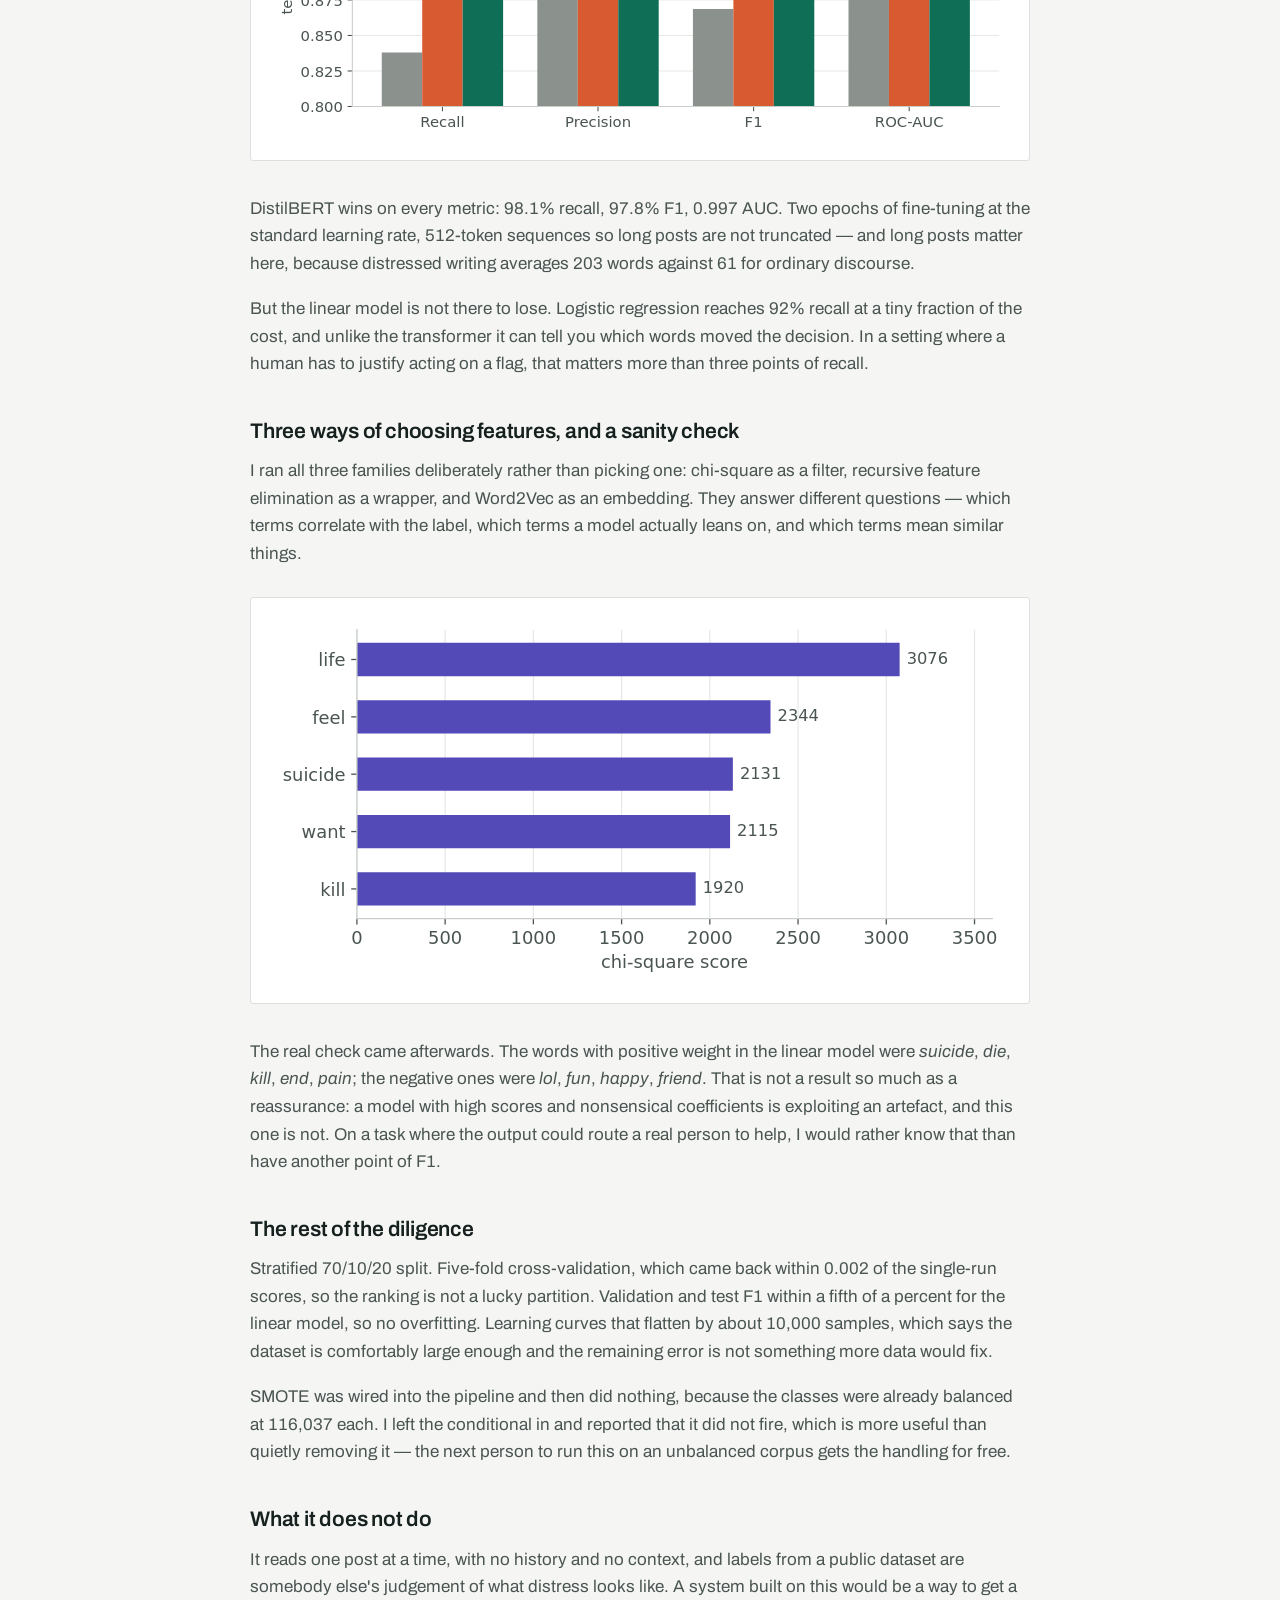
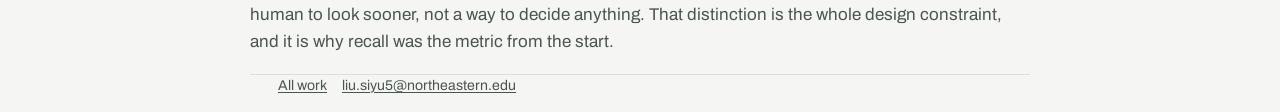
<file: projects/distress-detection.html>
<!DOCTYPE html>
<html lang="en">
<head>
<meta charset="utf-8">
<meta name="viewport" content="width=device-width, initial-scale=1">
<title>Detecting distress in what people write — Siyu (Sophia) Liu</title>
<meta name="description" content="A comparison of logistic regression, random forest and DistilBERT on 232,074 Reddit posts, evaluated on the metric that matters when a miss is the expensive error.">
<link rel="stylesheet" href="../assets/css/site.css">
</head>
<body>

<div class="wrap narrow"><a class="backlink" href="../index.html">All work</a></div>

<header class="wrap narrow detail-head">
  <h1>Detecting distress in what people write</h1>
  <dl class="dl">
    <dt>Where</dt>
    <dd>Northeastern University</dd>
    <dt>When</dt>
    <dd>Autumn 2025</dd>
    <dt>Role</dt>
    <dd>Sole author</dd>
    <dt>Stack</dt>
    <dd>Python, scikit-learn, gensim, Hugging Face Transformers</dd>
  </dl>
</header>

<main class="wrap narrow body-copy">

  <p>People in crisis often write about it before they tell anyone. A classifier
    that reads public posts and flags the ones expressing suicidal ideation
    could put a moderator or a support service in front of someone earlier. I
    built three of them on 232,074 balanced Reddit posts and compared them
    properly — a linear baseline, an ensemble, and a fine-tuned transformer.</p>

  <h2>Deciding what counts as good before measuring anything</h2>

  <p>Accuracy is the wrong metric here and it is worth being precise about why.
    A false positive means a moderator reads a post that turned out to be fine.
    A false negative means someone who was asking for help was not heard. Those
    two are not the same size of mistake, so a single number that adds them
    together with equal weight cannot rank these models.</p>

  <p><strong>Recall is the criterion</strong>, fixed before the results came in.
    Everything below is reported against it.</p>

  <figure>
    <div class="frame"><img src="../assets/fig/sui-missed.svg" alt="Horizontal bars of missed cases: random forest 3,759, logistic regression 1,859, DistilBERT 437."></div>
    <figcaption>The same test set, counted the way the task actually cares
      about. Random forest misses 16.2% of real cases; DistilBERT misses
      1.9%.</figcaption>
  </figure>

  <p>On a conventional scoreboard random forest looks respectable — 87%
    accurate. Counted this way it misses one real case in six. The gap between
    it and the transformer is not a few points of F1; it is 3,322 people whose
    posts one model reads and the other does not.</p>

  <h2>Three models, and what each is for</h2>

  <figure>
    <div class="frame"><img src="../assets/fig/sui-models.svg" alt="Grouped bars comparing random forest, logistic regression and DistilBERT across recall, precision, F1 and ROC-AUC on the test set."></div>
  </figure>

  <p>DistilBERT wins on every metric: 98.1% recall, 97.8% F1, 0.997 AUC. Two
    epochs of fine-tuning at the standard learning rate, 512-token sequences so
    long posts are not truncated — and long posts matter here, because
    distressed writing averages 203 words against 61 for ordinary discourse.</p>

  <p>But the linear model is not there to lose. Logistic regression reaches 92%
    recall at a tiny fraction of the cost, and unlike the transformer it can
    tell you which words moved the decision. In a setting where a human has to
    justify acting on a flag, that matters more than three points of recall.</p>

  <h2>Three ways of choosing features, and a sanity check</h2>

  <p>I ran all three families deliberately rather than picking one: chi-square
    as a filter, recursive feature elimination as a wrapper, and Word2Vec as an
    embedding. They answer different questions — which terms correlate with the
    label, which terms a model actually leans on, and which terms mean similar
    things.</p>

  <figure>
    <div class="frame"><img src="../assets/fig/sui-features.svg" alt="Chi-square scores for the five top-ranked features: life, feel, suicide, want, kill."></div>
  </figure>

  <p>The real check came afterwards. The words with positive weight in the
    linear model were <em>suicide</em>, <em>die</em>, <em>kill</em>,
    <em>end</em>, <em>pain</em>; the negative ones were <em>lol</em>,
    <em>fun</em>, <em>happy</em>, <em>friend</em>. That is not a result so much
    as a reassurance: a model with high scores and nonsensical coefficients is
    exploiting an artefact, and this one is not. On a task where the output
    could route a real person to help, I would rather know that than have
    another point of F1.</p>

  <h2>The rest of the diligence</h2>

  <p>Stratified 70/10/20 split. Five-fold cross-validation, which came back
    within 0.002 of the single-run scores, so the ranking is not a lucky
    partition. Validation and test F1 within a fifth of a percent for the linear
    model, so no overfitting. Learning curves that flatten by about 10,000
    samples, which says the dataset is comfortably large enough and the
    remaining error is not something more data would fix.</p>

  <p>SMOTE was wired into the pipeline and then did nothing, because the classes
    were already balanced at 116,037 each. I left the conditional in and
    reported that it did not fire, which is more useful than quietly removing
    it — the next person to run this on an unbalanced corpus gets the handling
    for free.</p>

  <h2>What it does not do</h2>

  <p>It reads one post at a time, with no history and no context, and labels
    from a public dataset are somebody else's judgement of what distress looks
    like. A system built on this would be a way to get a human to look sooner,
    not a way to decide anything. That distinction is the whole design
    constraint, and it is why recall was the metric from the start.</p>

</main>

<footer class="wrap narrow">
  <p><a href="../index.html">All work</a>
    &nbsp;&nbsp;&nbsp;
    <a href="mailto:liu.siyu5@northeastern.edu">liu.siyu5@northeastern.edu</a></p>
</footer>

</body>
</html>
</file>
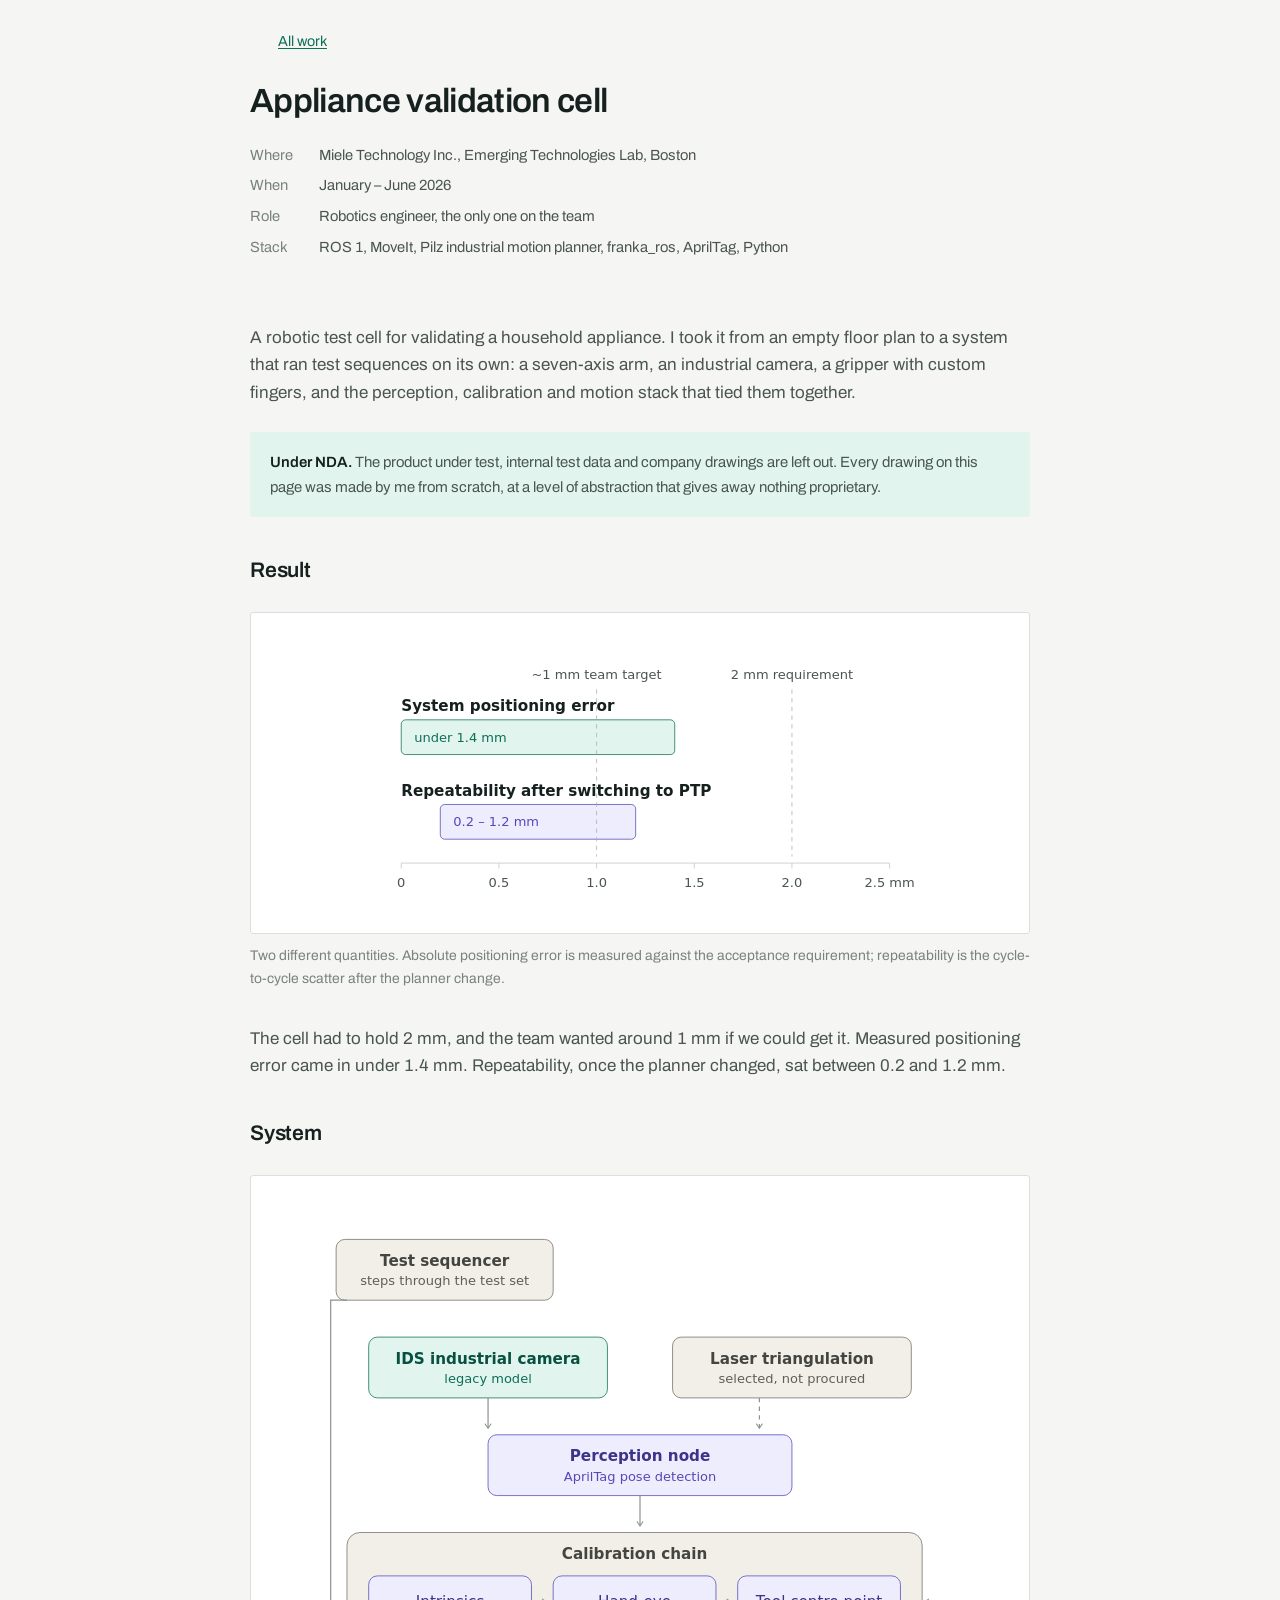
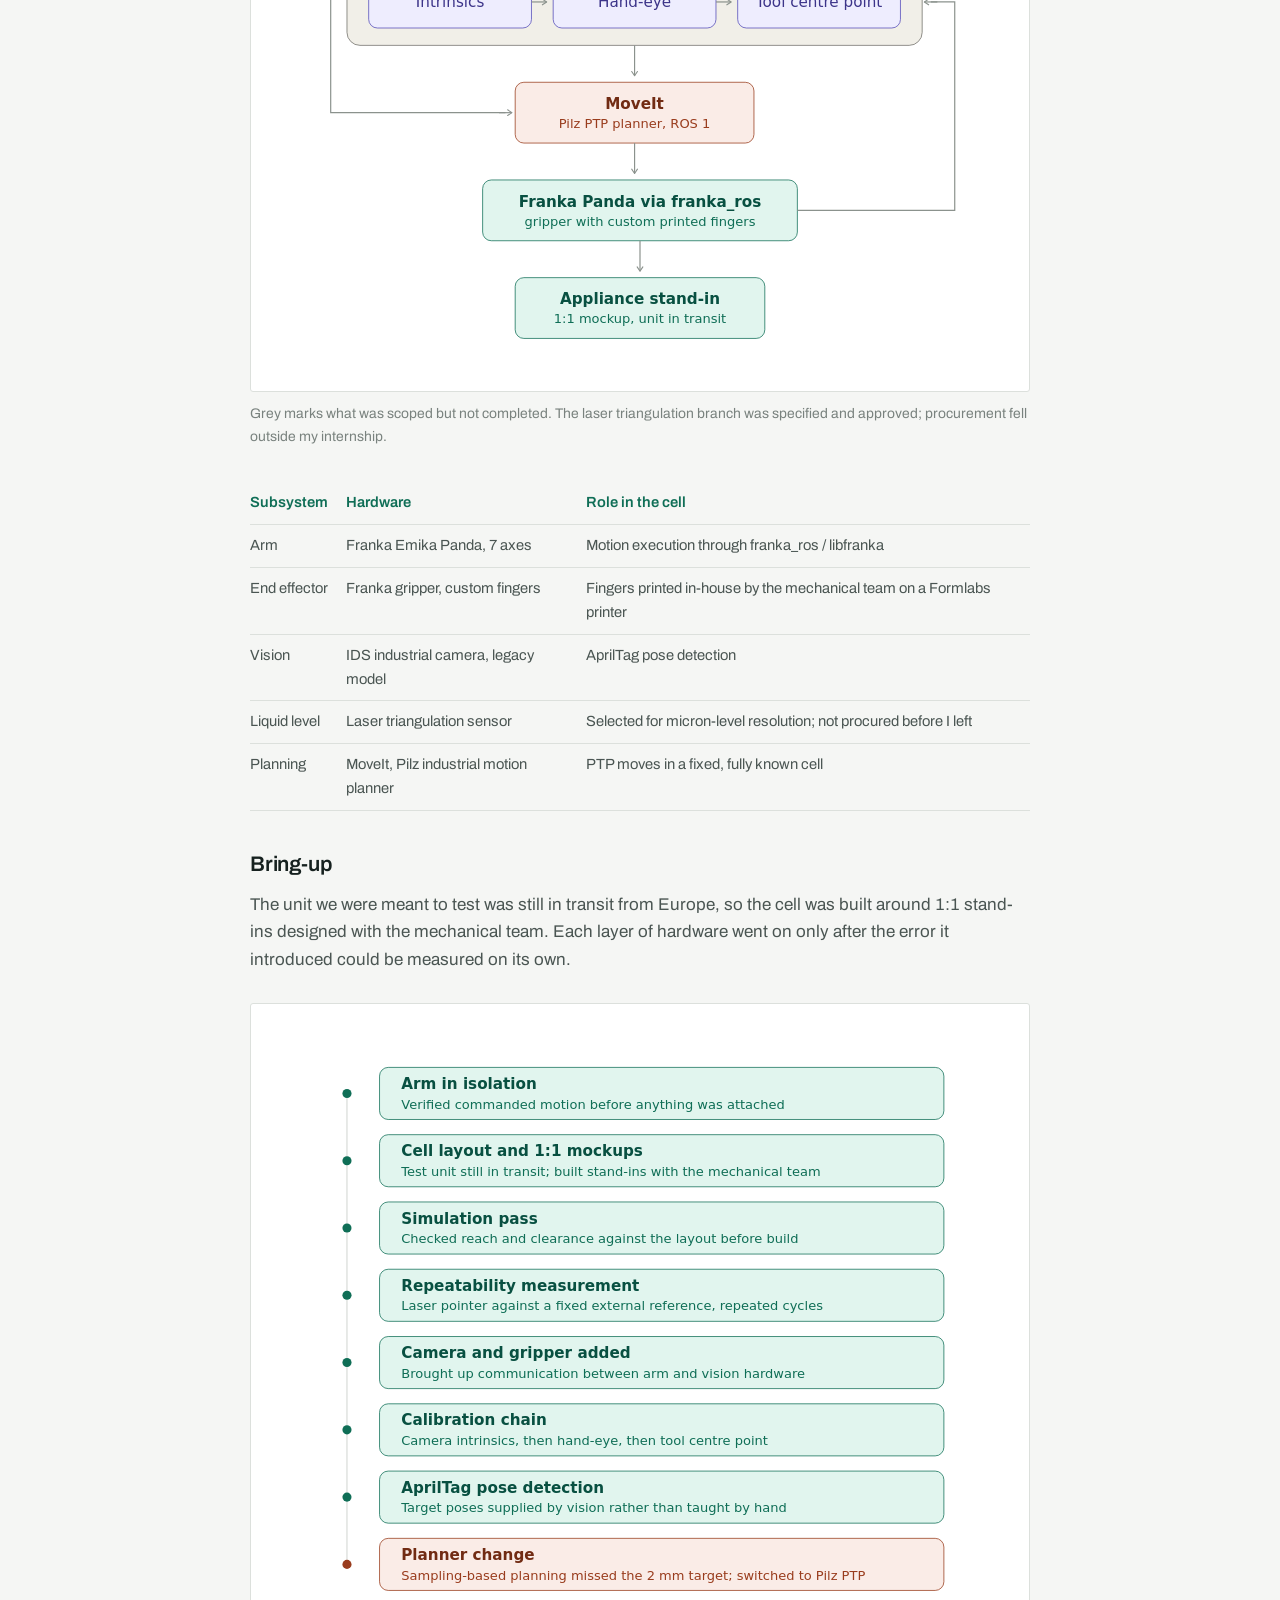
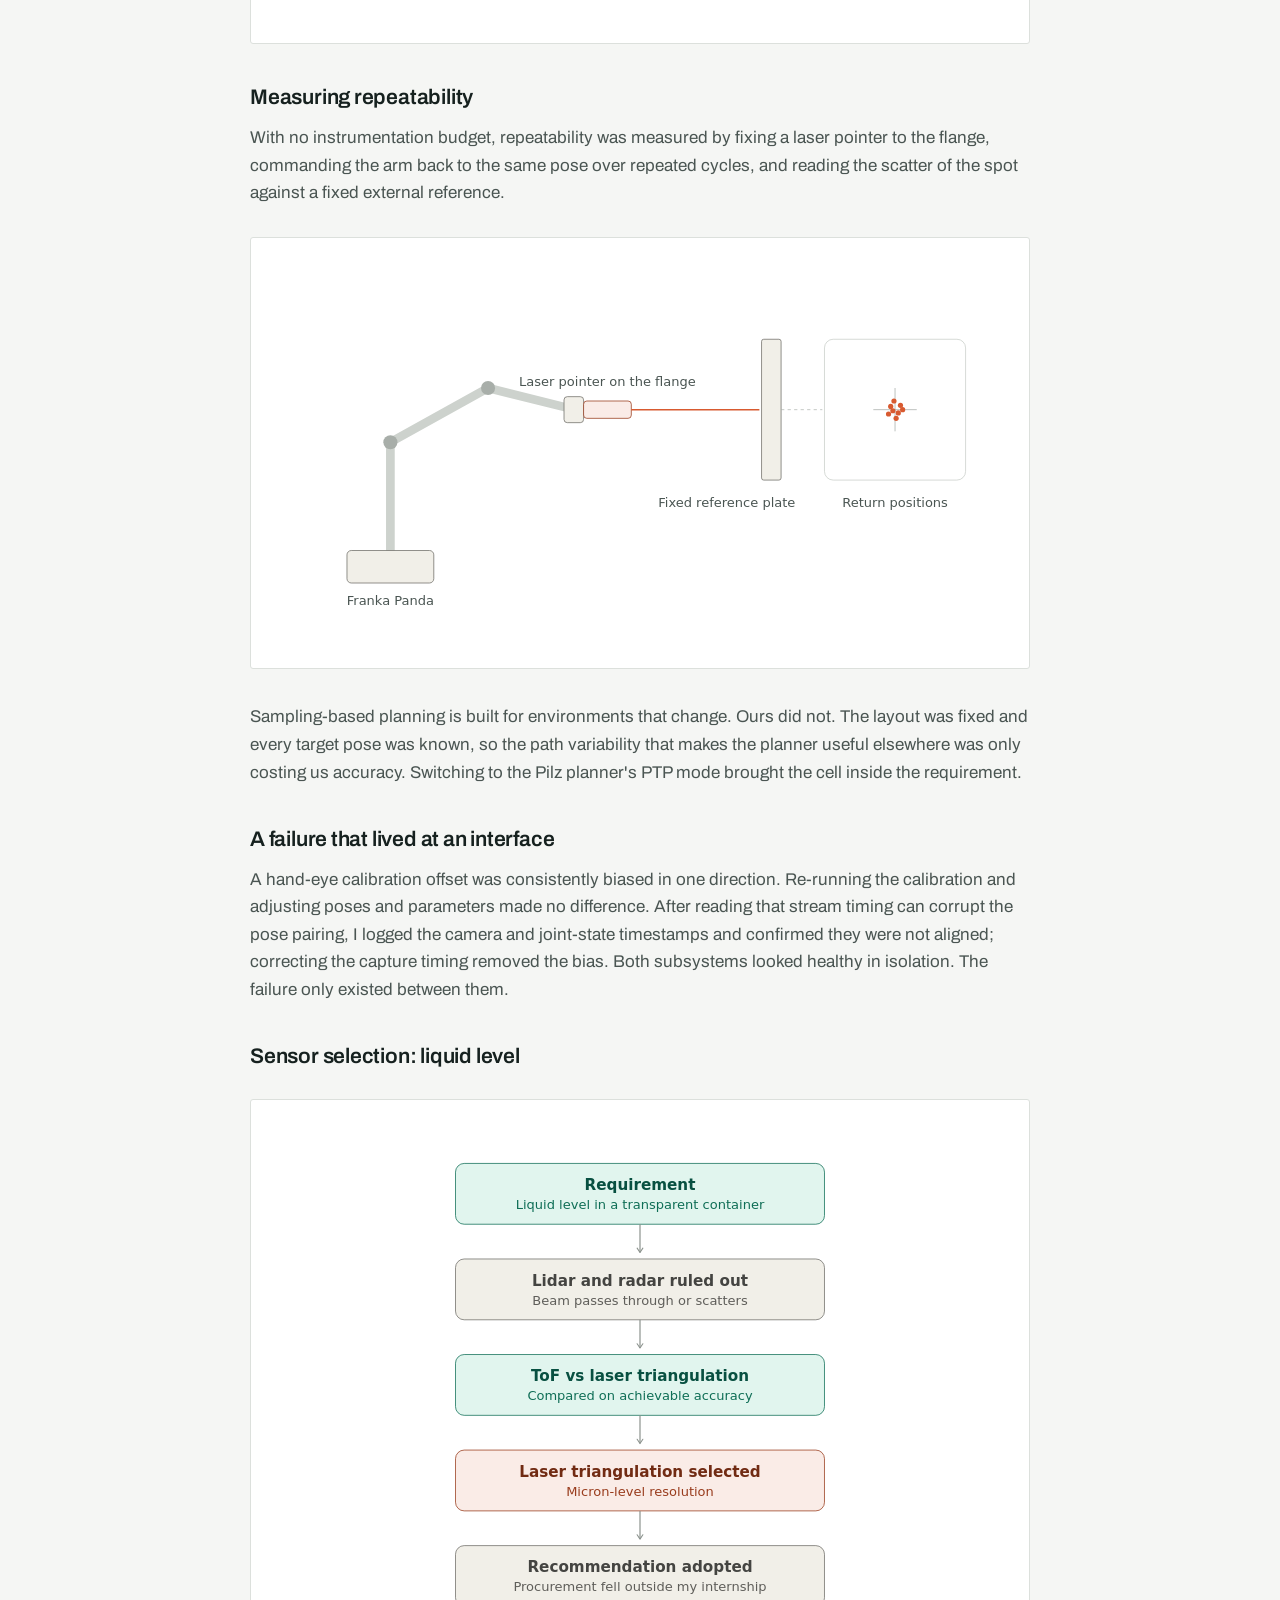
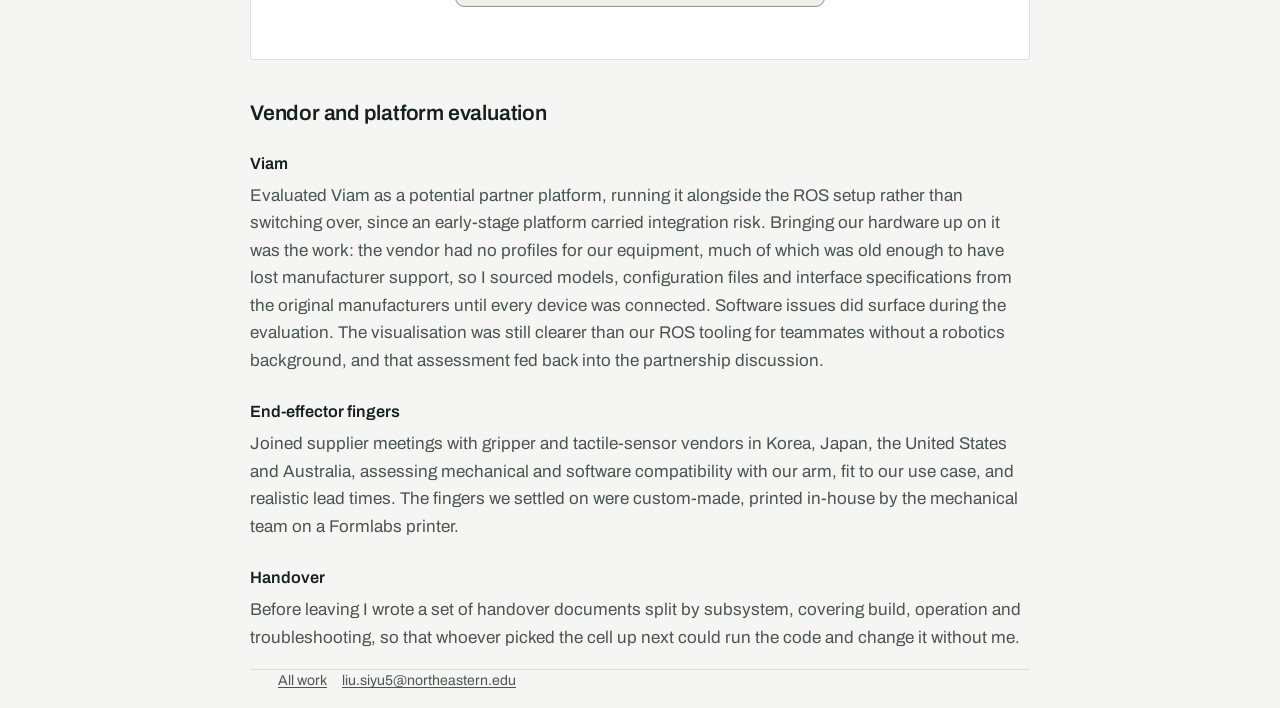
<file: projects/miele-validation-cell.html>
<!DOCTYPE html>
<html lang="en">
<head>
<meta charset="utf-8">
<meta name="viewport" content="width=device-width, initial-scale=1">
<title>Appliance validation cell — Siyu (Sophia) Liu</title>
<meta name="description" content="A robotic test cell for appliance validation: staged bring-up, a three-stage calibration chain, and positioning qualified under a 2 mm requirement.">
<link rel="stylesheet" href="../assets/css/site.css">
</head>
<body>

<div class="wrap narrow"><a class="backlink" href="../index.html">All work</a></div>

<header class="wrap narrow detail-head">
  <h1>Appliance validation cell</h1>
  <dl class="dl">
    <dt>Where</dt>
    <dd>Miele Technology Inc., Emerging Technologies Lab, Boston</dd>
    <dt>When</dt>
    <dd>January – June 2026</dd>
    <dt>Role</dt>
    <dd>Robotics engineer, the only one on the team</dd>
    <dt>Stack</dt>
    <dd>ROS 1, MoveIt, Pilz industrial motion planner, franka_ros, AprilTag, Python</dd>
  </dl>
</header>

<main class="wrap narrow body-copy">

  <p>A robotic test cell for validating a household appliance. I took it from an
    empty floor plan to a system that ran test sequences on its own: a
    seven-axis arm, an industrial camera, a gripper with custom fingers, and the
    perception, calibration and motion stack that tied them together.</p>

  <p class="pending"><strong>Under NDA.</strong> The product under test, internal
    test data and company drawings are left out. Every drawing on this page was
    made by me from scratch, at a level of abstraction that gives away nothing
    proprietary.</p>

  <h2>Result</h2>

  <figure>
    <div class="frame"><img src="../assets/fig/accuracy.svg" alt="Chart: system positioning error under 1.4 mm against a 2 mm requirement; repeatability after the planner change between 0.2 and 1.2 mm."></div>
    <figcaption>Two different quantities. Absolute positioning error is measured
      against the acceptance requirement; repeatability is the cycle-to-cycle
      scatter after the planner change.</figcaption>
  </figure>

  <p>The cell had to hold 2&nbsp;mm, and the team wanted around 1&nbsp;mm if we
    could get it. Measured positioning error came in under 1.4&nbsp;mm.
    Repeatability, once the planner changed, sat between 0.2 and 1.2&nbsp;mm.</p>

  <h2>System</h2>

  <figure>
    <div class="frame"><img src="../assets/fig/architecture.svg" alt="Architecture: test sequencer, IDS camera and planned laser triangulation sensor, perception node, calibration chain of intrinsics, hand-eye and TCP, MoveIt with Pilz PTP, Franka Panda, appliance stand-in."></div>
    <figcaption>Grey marks what was scoped but not completed. The laser
      triangulation branch was specified and approved; procurement fell outside
      my internship.</figcaption>
  </figure>

  <table class="spec">
    <tr><th>Subsystem</th><th>Hardware</th><th>Role in the cell</th></tr>
    <tr><td>Arm</td><td>Franka Emika Panda, 7 axes</td>
      <td>Motion execution through franka_ros / libfranka</td></tr>
    <tr><td>End effector</td><td>Franka gripper, custom fingers</td>
      <td>Fingers printed in-house by the mechanical team on a Formlabs printer</td></tr>
    <tr><td>Vision</td><td>IDS industrial camera, legacy model</td>
      <td>AprilTag pose detection</td></tr>
    <tr><td>Liquid level</td><td>Laser triangulation sensor</td>
      <td>Selected for micron-level resolution; not procured before I left</td></tr>
    <tr><td>Planning</td><td>MoveIt, Pilz industrial motion planner</td>
      <td>PTP moves in a fixed, fully known cell</td></tr>
  </table>

  <h2>Bring-up</h2>

  <p>The unit we were meant to test was still in transit from Europe, so the
    cell was built around 1:1 stand-ins designed with the mechanical team. Each
    layer of hardware went on only after the error it introduced could be
    measured on its own.</p>

  <figure>
    <div class="frame"><img src="../assets/fig/timeline.svg" alt="Eight bring-up stages from arm in isolation through to the planner change."></div>
  </figure>

  <h2>Measuring repeatability</h2>

  <p>With no instrumentation budget, repeatability was measured by fixing a
    laser pointer to the flange, commanding the arm back to the same pose over
    repeated cycles, and reading the scatter of the spot against a fixed
    external reference.</p>

  <figure>
    <div class="frame"><img src="../assets/fig/rig.svg" alt="Schematic: arm with a laser pointer on the flange projecting onto a fixed reference plate, with an inset showing the scatter of return positions."></div>
  </figure>

  <p>Sampling-based planning is built for environments that change. Ours did
    not. The layout was fixed and every target pose was known, so the path
    variability that makes the planner useful elsewhere was only costing us
    accuracy. Switching to the Pilz planner's PTP mode brought the cell inside
    the requirement.</p>

  <h2>A failure that lived at an interface</h2>

  <p>A hand-eye calibration offset was consistently biased in one direction.
    Re-running the calibration and adjusting poses and parameters made no
    difference. After reading that stream timing can corrupt the pose pairing, I
    logged the camera and joint-state timestamps and confirmed they were not
    aligned; correcting the capture timing removed the bias. Both subsystems
    looked healthy in isolation. The failure only existed between them.</p>

  <h2>Sensor selection: liquid level</h2>

  <figure>
    <div class="frame"><img src="../assets/fig/selection.svg" alt="Decision chain: transparent container rules out lidar and radar; laser triangulation chosen over time-of-flight for micron-level resolution."></div>
  </figure>

  <h2>Vendor and platform evaluation</h2>

  <h3>Viam</h3>
  <p>Evaluated Viam as a potential partner platform, running it alongside the
    ROS setup rather than switching over, since an early-stage platform carried
    integration risk. Bringing our hardware up on it was the work: the vendor had
    no profiles for our equipment, much of which was old enough to have lost
    manufacturer support, so I sourced models, configuration files and interface
    specifications from the original manufacturers until every device was
    connected. Software issues did surface during the evaluation. The
    visualisation was still clearer than our ROS tooling for teammates without a
    robotics background, and that assessment fed back into the partnership
    discussion.</p>

  <h3>End-effector fingers</h3>
  <p>Joined supplier meetings with gripper and tactile-sensor vendors in Korea,
    Japan, the United States and Australia, assessing mechanical and software
    compatibility with our arm, fit to our use case, and realistic lead times.
    The fingers we settled on were custom-made, printed in-house by the
    mechanical team on a Formlabs printer.</p>

  <h3>Handover</h3>
  <p>Before leaving I wrote a set of handover documents split by subsystem,
    covering build, operation and troubleshooting, so that whoever picked the
    cell up next could run the code and change it without me.</p>

</main>

<footer class="wrap narrow">
  <p><a href="../index.html">All work</a>
    &nbsp;&nbsp;&nbsp;
    <a href="mailto:liu.siyu5@northeastern.edu">liu.siyu5@northeastern.edu</a></p>
</footer>

</body>
</html>
</file>
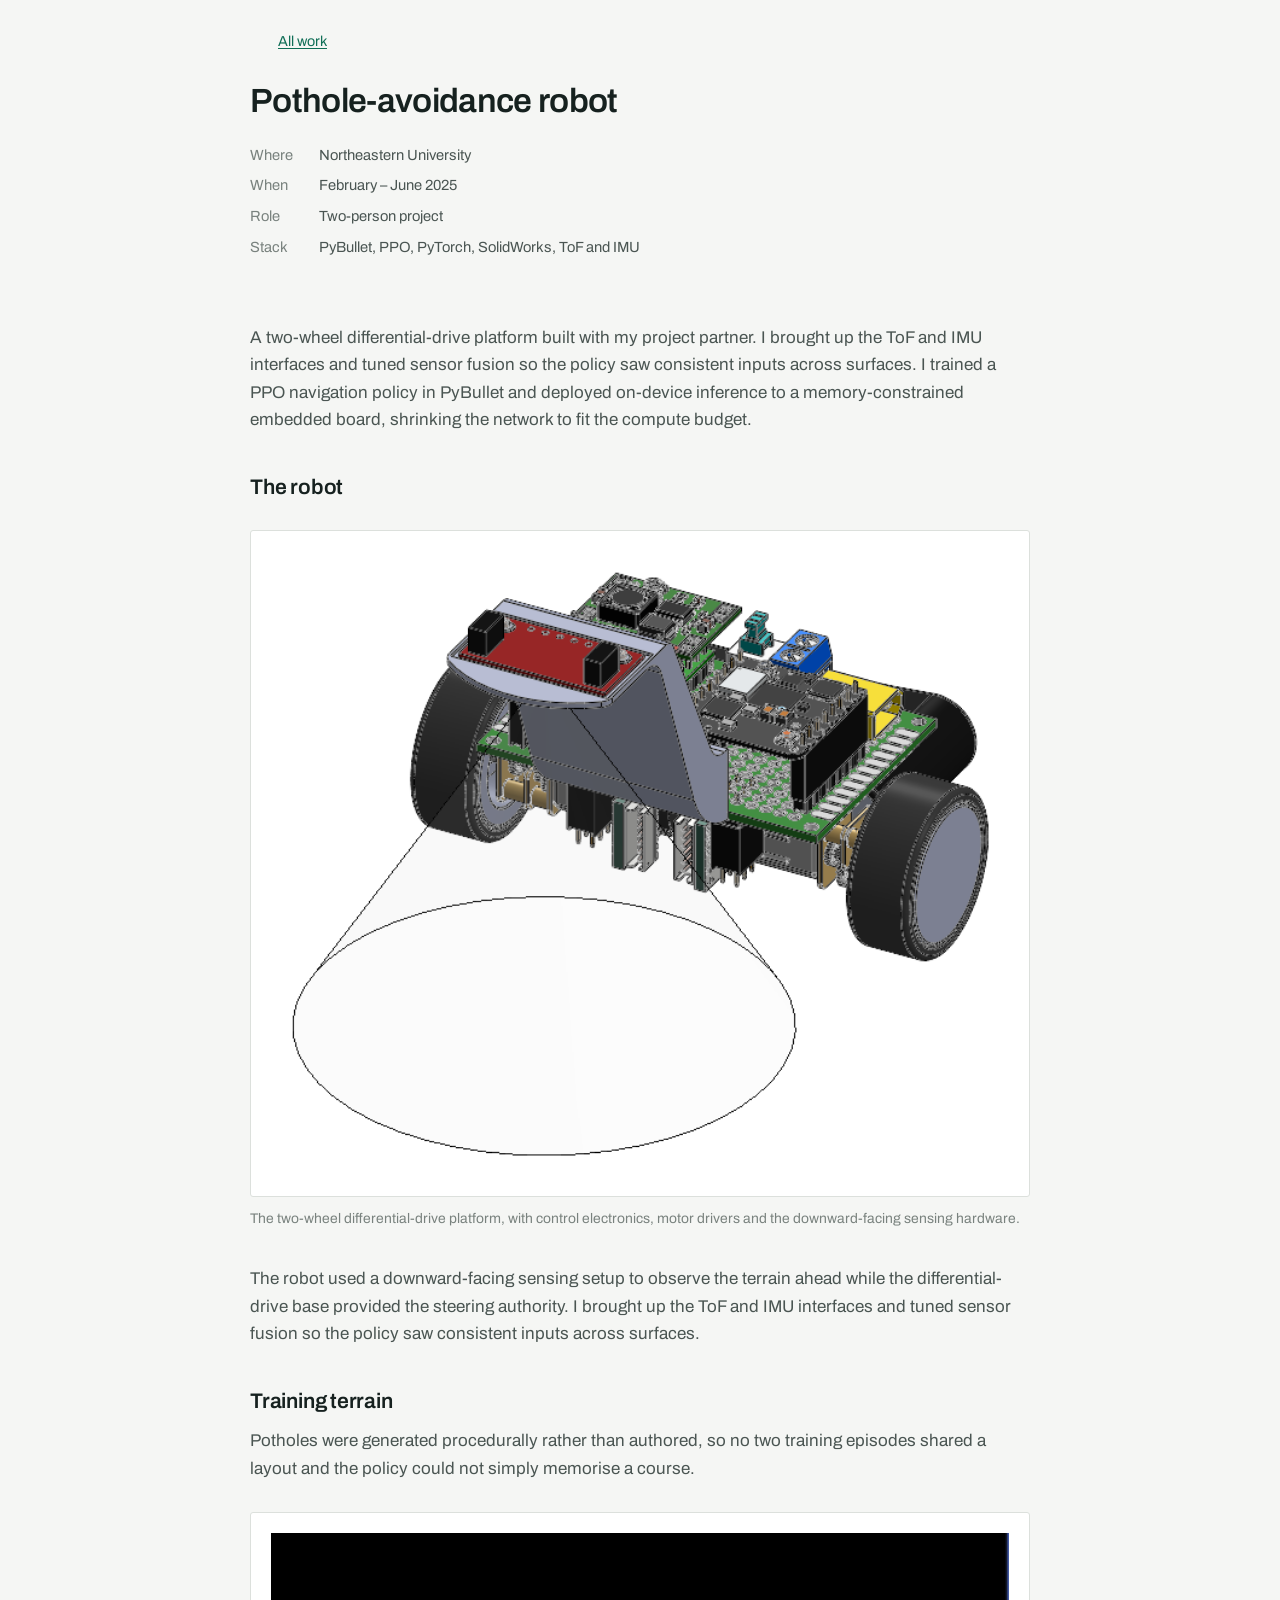
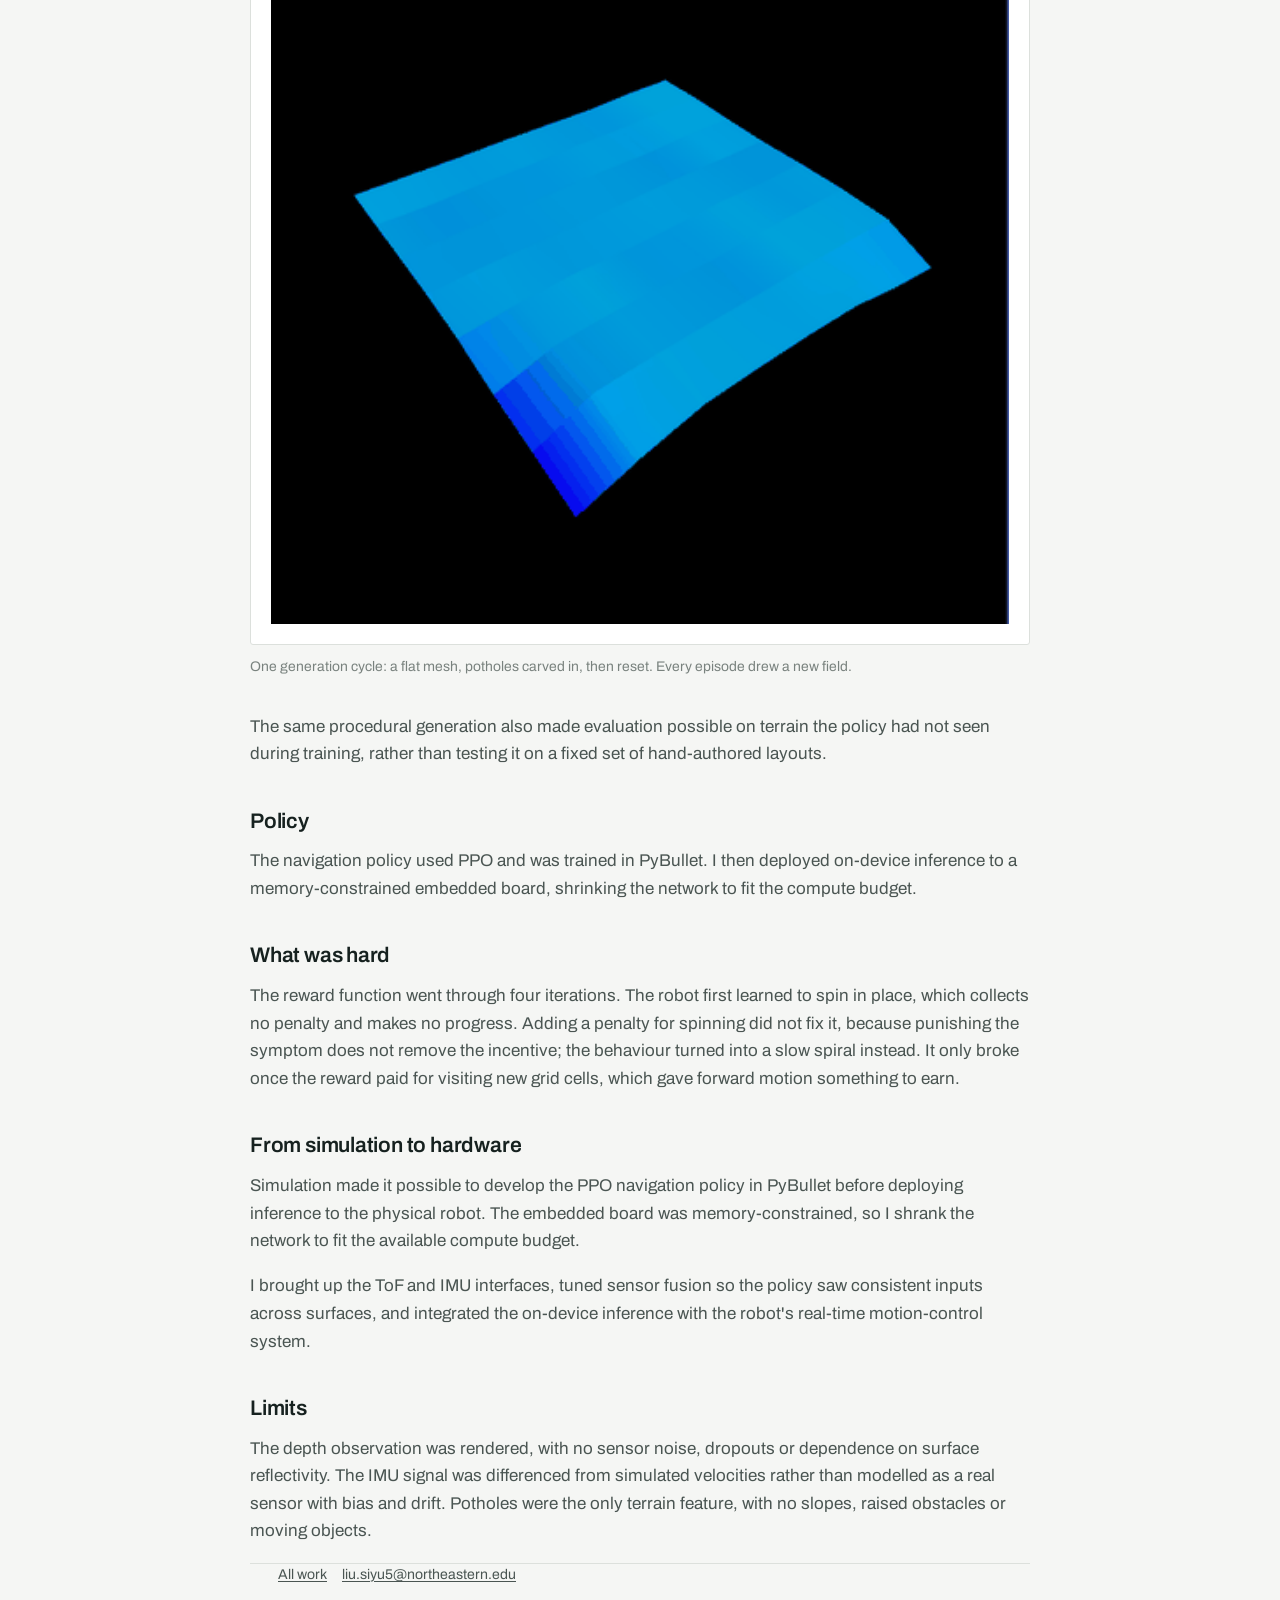
<file: projects/pothole-avoidance.html>
<!DOCTYPE html>
<html lang="en">
<head>
<meta charset="utf-8">
<meta name="viewport" content="width=device-width, initial-scale=1">
<title>Pothole-avoidance robot — Siyu (Sophia) Liu</title>
<meta name="description" content="A two-wheel mobile robot integrating ToF and IMU sensing with real-time motion control, with a PPO pothole-avoidance policy developed in simulation and evaluated on unseen terrain.">
<link rel="stylesheet" href="../assets/css/site.css">
</head>
<body>

<div class="wrap narrow"><a class="backlink" href="../index.html">All work</a></div>

<header class="wrap narrow detail-head">
  <h1>Pothole-avoidance robot</h1>
  <dl class="dl">
    <dt>Where</dt>
    <dd>Northeastern University</dd>
    <dt>When</dt>
    <dd>February – June 2025</dd>
    <dt>Role</dt>
    <dd>Two-person project</dd>
    <dt>Stack</dt>
    <dd>PyBullet, PPO, PyTorch, SolidWorks, ToF and IMU</dd>
  </dl>
</header>

<main class="wrap narrow body-copy">

  <p>A two-wheel differential-drive platform built with my project partner. I
    brought up the ToF and IMU interfaces and tuned sensor fusion so the policy
    saw consistent inputs across surfaces. I trained a PPO navigation policy in
    PyBullet and deployed on-device inference to a memory-constrained embedded
    board, shrinking the network to fit the compute budget.</p>

  <h2>The robot</h2>

  <figure>
    <div class="frame"><img src="../assets/img/robot-cad.png" alt="CAD render of the two-wheel differential-drive robot showing stacked control boards, motor drivers and the downward-facing sensor cone."></div>
    <figcaption>The two-wheel differential-drive platform, with control
      electronics, motor drivers and the downward-facing sensing hardware.</figcaption>
  </figure>

  <p>The robot used a downward-facing sensing setup to observe the terrain
    ahead while the differential-drive base provided the steering authority.
    I brought up the ToF and IMU interfaces and tuned sensor fusion so the
    policy saw consistent inputs across surfaces.</p>

  <h2>Training terrain</h2>

  <p>Potholes were generated procedurally rather than authored, so no two
    training episodes shared a layout and the policy could not simply memorise
    a course.</p>

  <figure>
    <div class="frame"><img src="../assets/img/terrain-gen.gif" alt="Animation of a terrain mesh deforming as potholes are carved into it and then flattened again."></div>
    <figcaption>One generation cycle: a flat mesh, potholes carved in, then
      reset. Every episode drew a new field.</figcaption>
  </figure>

  <p>The same procedural generation also made evaluation possible on terrain
    the policy had not seen during training, rather than testing it on a
    fixed set of hand-authored layouts.</p>

  <h2>Policy</h2>

  <p>The navigation policy used PPO and was trained in PyBullet. I then
    deployed on-device inference to a memory-constrained embedded board,
    shrinking the network to fit the compute budget.</p>

  <h2>What was hard</h2>

  <p>The reward function went through four iterations. The robot first learned
    to spin in place, which collects no penalty and makes no progress. Adding
    a penalty for spinning did not fix it, because punishing the symptom does
    not remove the incentive; the behaviour turned into a slow spiral instead.
    It only broke once the reward paid for visiting new grid cells, which gave
    forward motion something to earn.</p>

  <h2>From simulation to hardware</h2>

  <p>Simulation made it possible to develop the PPO navigation policy in
    PyBullet before deploying inference to the physical robot. The embedded
    board was memory-constrained, so I shrank the network to fit the available
    compute budget.</p>

  <p>I brought up the ToF and IMU interfaces, tuned sensor fusion so the policy
    saw consistent inputs across surfaces, and integrated the on-device
    inference with the robot's real-time motion-control system.</p>

  <h2>Limits</h2>

  <p>The depth observation was rendered, with no sensor noise, dropouts or
    dependence on surface reflectivity. The IMU signal was differenced from
    simulated velocities rather than modelled as a real sensor with bias and
    drift. Potholes were the only terrain feature, with no slopes, raised
    obstacles or moving objects.</p>

</main>

<footer class="wrap narrow">
  <p><a href="../index.html">All work</a>
    &nbsp;&nbsp;&nbsp;
    <a href="mailto:liu.siyu5@northeastern.edu">liu.siyu5@northeastern.edu</a></p>
</footer>

</body>
</html>
</file>
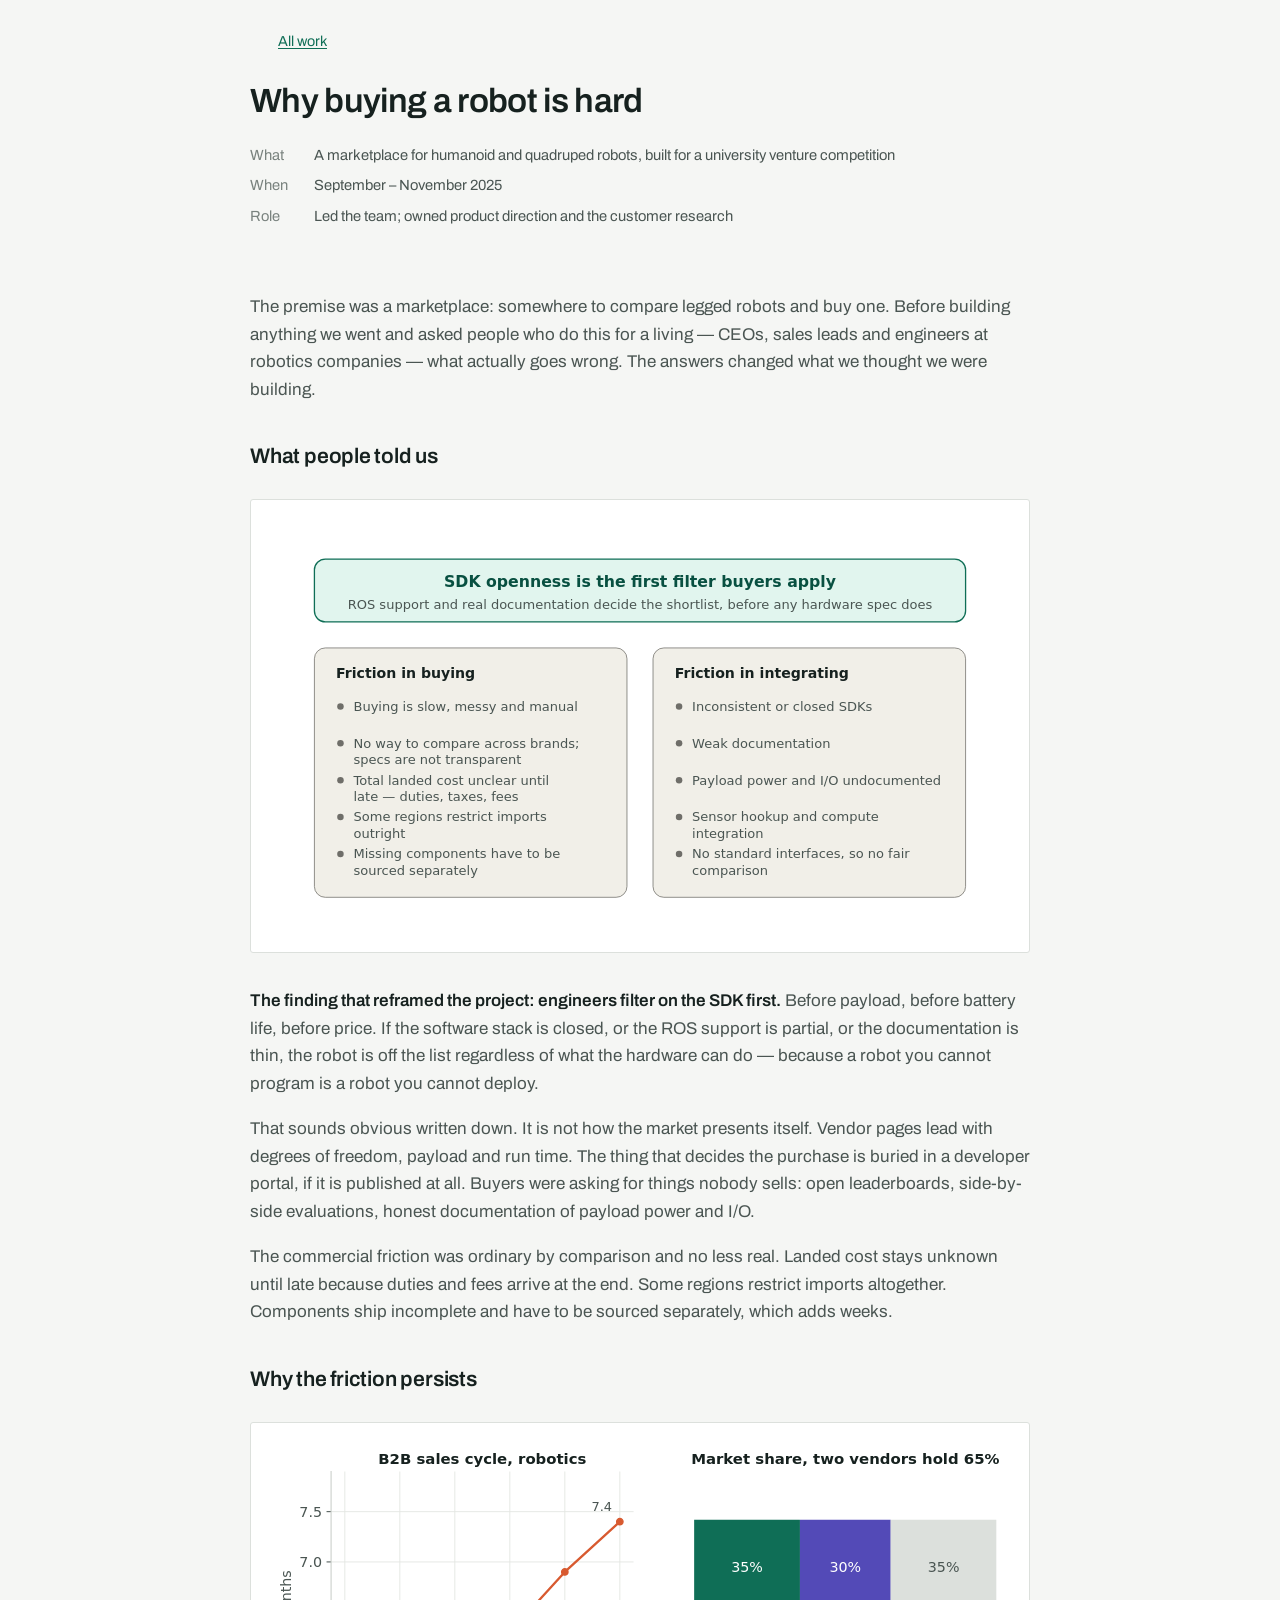
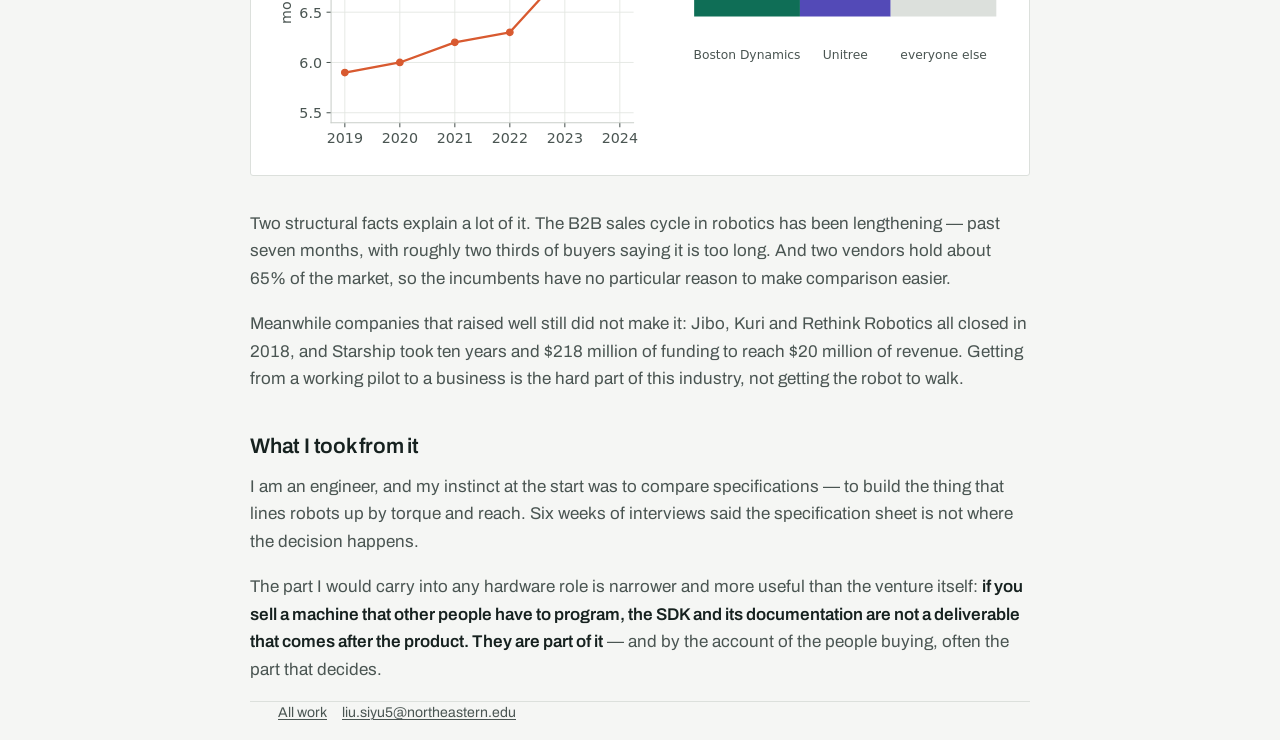
<file: projects/robot-marketplace.html>
<!DOCTYPE html>
<html lang="en">
<head>
<meta charset="utf-8">
<meta name="viewport" content="width=device-width, initial-scale=1">
<title>Why buying a robot is hard — Siyu (Sophia) Liu</title>
<meta name="description" content="Customer discovery across robotics companies for a marketplace venture: what makes humanoid and quadruped robots hard to buy, and why the SDK decides the sale.">
<link rel="stylesheet" href="../assets/css/site.css">
</head>
<body>

<div class="wrap narrow"><a class="backlink" href="../index.html">All work</a></div>

<header class="wrap narrow detail-head">
  <h1>Why buying a robot is hard</h1>
  <dl class="dl">
    <dt>What</dt>
    <dd>A marketplace for humanoid and quadruped robots, built for a university venture competition</dd>
    <dt>When</dt>
    <dd>September – November 2025</dd>
    <dt>Role</dt>
    <dd>Led the team; owned product direction and the customer research</dd>
  </dl>
</header>

<main class="wrap narrow body-copy">

  <p>The premise was a marketplace: somewhere to compare legged robots and buy
    one. Before building anything we went and asked people who do this for a
    living — CEOs, sales leads and engineers at robotics companies — what
    actually goes wrong. The answers changed what we thought we were building.</p>

  <h2>What people told us</h2>

  <figure>
    <div class="frame"><img src="../assets/fig/mkt-interviews.svg" alt="Headline finding that SDK openness is the first filter buyers apply, above two columns listing friction in buying and friction in integrating."></div>
  </figure>

  <p><strong>The finding that reframed the project: engineers filter on the SDK
    first.</strong> Before payload, before battery life, before price. If the
    software stack is closed, or the ROS support is partial, or the
    documentation is thin, the robot is off the list regardless of what the
    hardware can do — because a robot you cannot program is a robot you cannot
    deploy.</p>

  <p>That sounds obvious written down. It is not how the market presents itself.
    Vendor pages lead with degrees of freedom, payload and run time. The thing
    that decides the purchase is buried in a developer portal, if it is
    published at all. Buyers were asking for things nobody sells: open
    leaderboards, side-by-side evaluations, honest documentation of payload
    power and I/O.</p>

  <p>The commercial friction was ordinary by comparison and no less real. Landed
    cost stays unknown until late because duties and fees arrive at the end.
    Some regions restrict imports altogether. Components ship incomplete and
    have to be sourced separately, which adds weeks.</p>

  <h2>Why the friction persists</h2>

  <figure>
    <div class="frame"><img src="../assets/fig/mkt-context.svg" alt="Left: robotics B2B sales cycle lengthening from about 5.9 months in 2019 to 7.4 in 2024. Right: a bar showing Boston Dynamics at 35 percent and Unitree at 30 percent of market share."></div>
  </figure>

  <p>Two structural facts explain a lot of it. The B2B sales cycle in robotics
    has been lengthening — past seven months, with roughly two thirds of buyers
    saying it is too long. And two vendors hold about 65% of the market, so the
    incumbents have no particular reason to make comparison easier.</p>

  <p>Meanwhile companies that raised well still did not make it: Jibo, Kuri and
    Rethink Robotics all closed in 2018, and Starship took ten years and
    $218&nbsp;million of funding to reach $20&nbsp;million of revenue. Getting
    from a working pilot to a business is the hard part of this industry, not
    getting the robot to walk.</p>

  <h2>What I took from it</h2>

  <p>I am an engineer, and my instinct at the start was to compare
    specifications — to build the thing that lines robots up by torque and
    reach. Six weeks of interviews said the specification sheet is not where
    the decision happens.</p>

  <p>The part I would carry into any hardware role is narrower and more useful
    than the venture itself: <strong>if you sell a machine that other people
    have to program, the SDK and its documentation are not a deliverable that
    comes after the product. They are part of it</strong> — and by the account
    of the people buying, often the part that decides.</p>

</main>

<footer class="wrap narrow">
  <p><a href="../index.html">All work</a>
    &nbsp;&nbsp;&nbsp;
    <a href="mailto:liu.siyu5@northeastern.edu">liu.siyu5@northeastern.edu</a></p>
</footer>

</body>
</html>
</file>
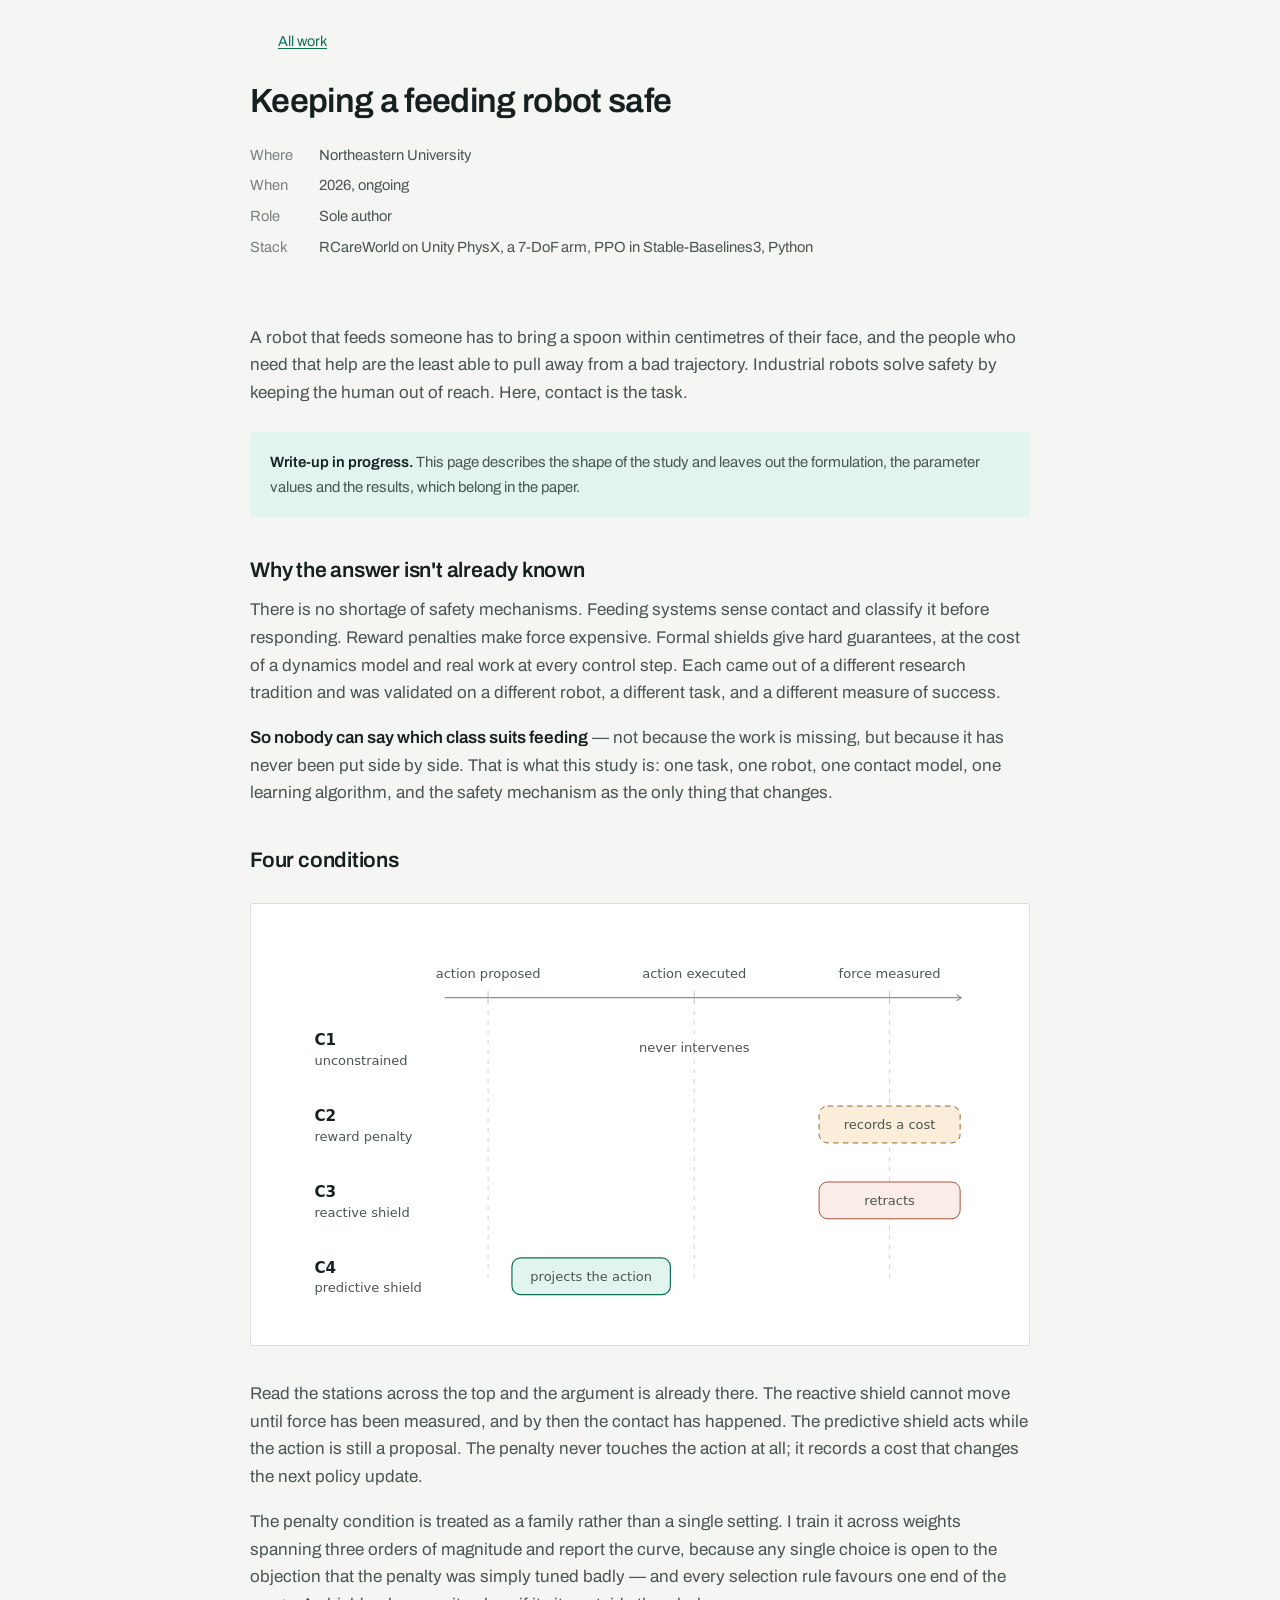
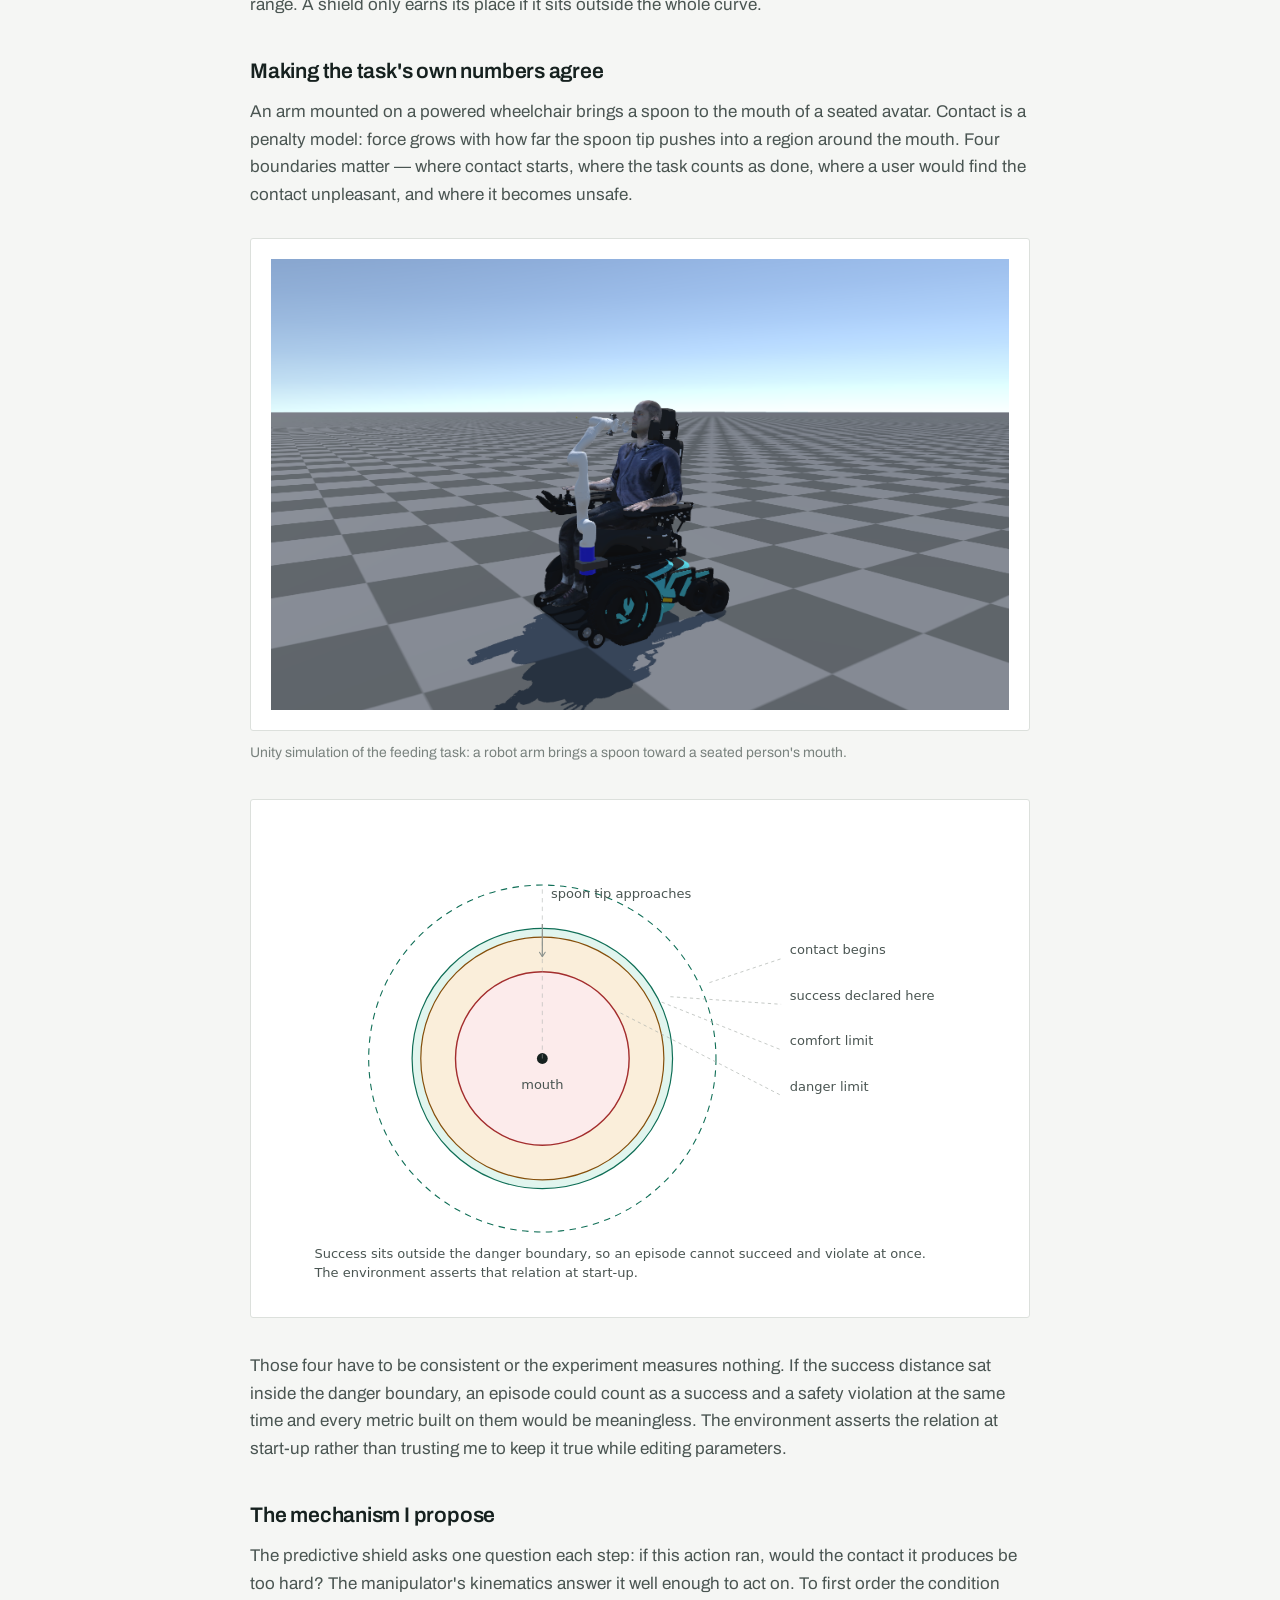
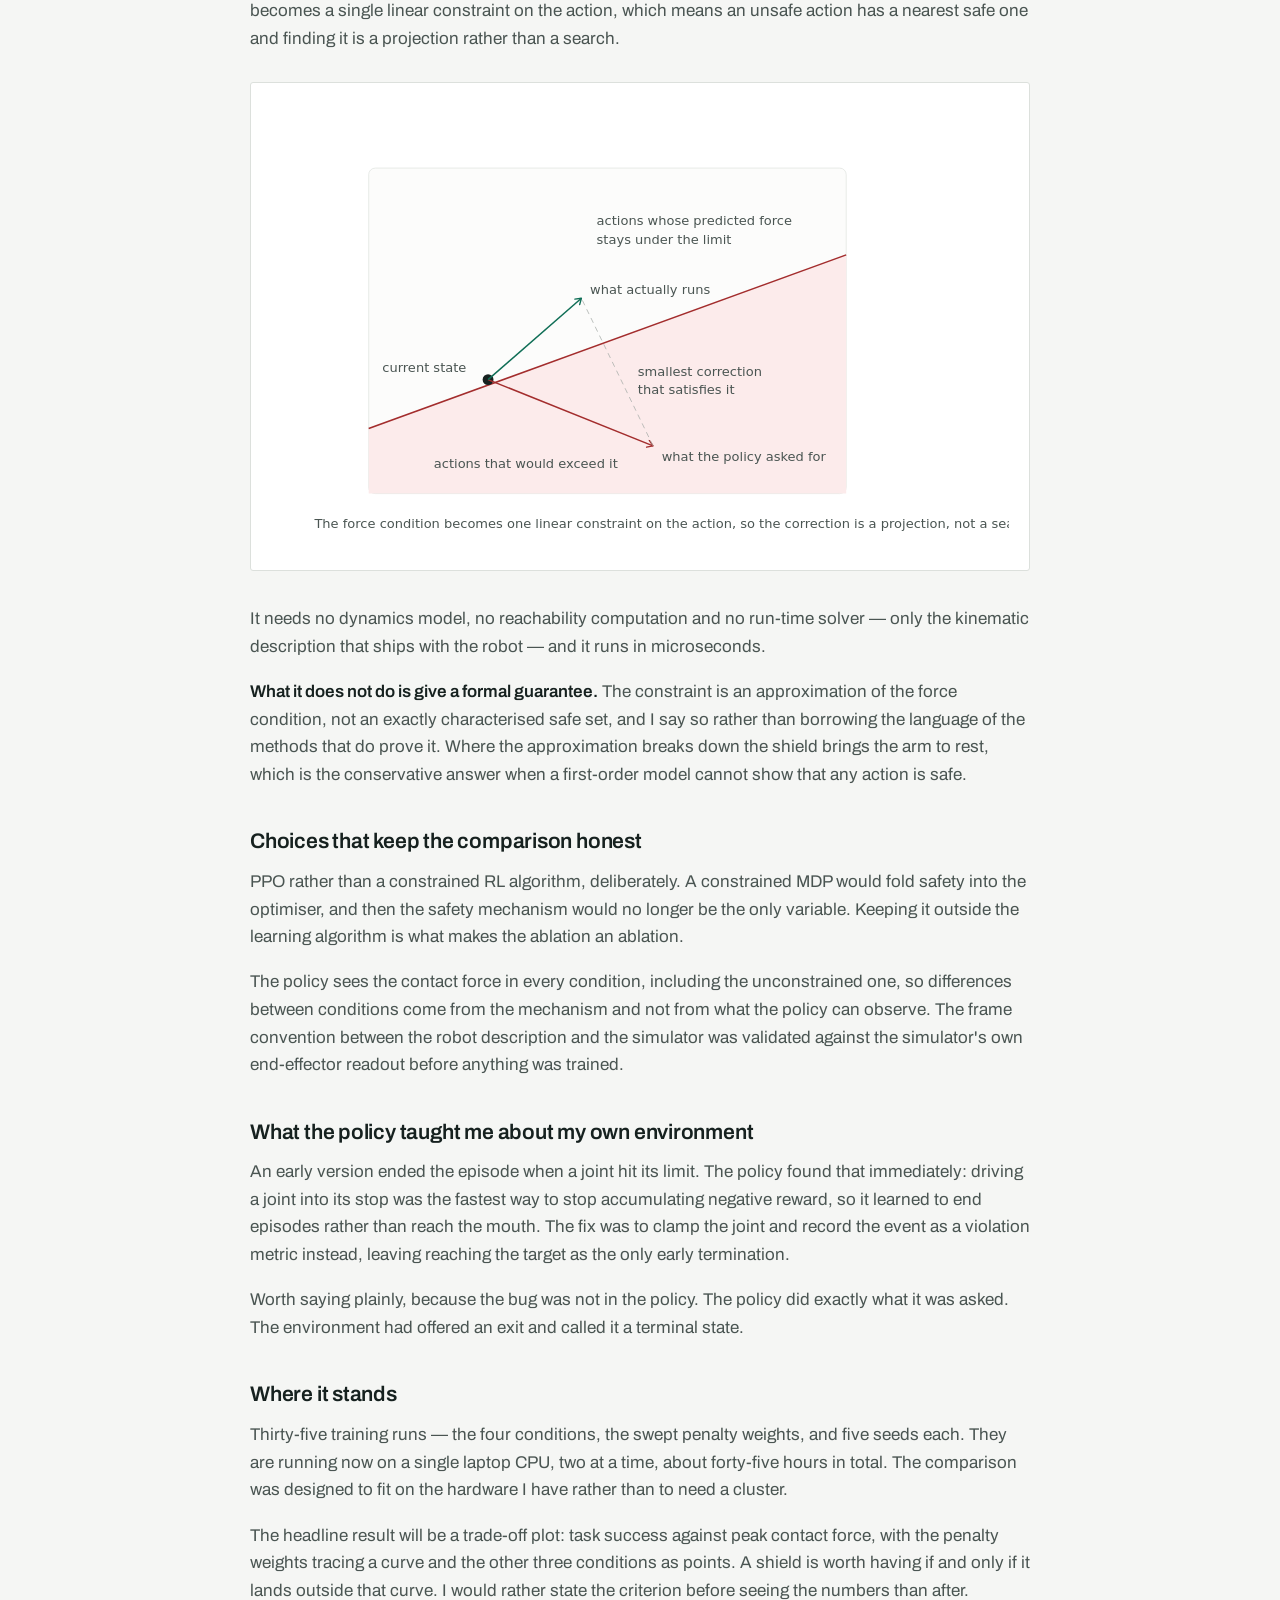
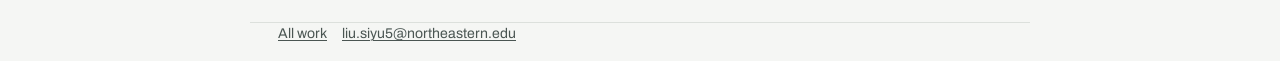
<file: projects/safe-feeding.html>
<!DOCTYPE html>
<html lang="en">
<head>
<meta charset="utf-8">
<meta name="viewport" content="width=device-width, initial-scale=1">
<title>Keeping a feeding robot safe — Siyu (Sophia) Liu</title>
<meta name="description" content="A controlled comparison of four classes of safety mechanism on one robot-assisted feeding task, with the mechanism as the only variable.">
<link rel="stylesheet" href="../assets/css/site.css">
</head>
<body>

<div class="wrap narrow"><a class="backlink" href="../index.html">All work</a></div>

<header class="wrap narrow detail-head">
  <h1>Keeping a feeding robot safe</h1>
  <dl class="dl">
    <dt>Where</dt>
    <dd>Northeastern University</dd>
    <dt>When</dt>
    <dd>2026, ongoing</dd>
    <dt>Role</dt>
    <dd>Sole author</dd>
    <dt>Stack</dt>
    <dd>RCareWorld on Unity PhysX, a 7-DoF arm, PPO in Stable-Baselines3, Python</dd>
  </dl>
</header>

<main class="wrap narrow body-copy">

  <p>A robot that feeds someone has to bring a spoon within centimetres of their
    face, and the people who need that help are the least able to pull away from
    a bad trajectory. Industrial robots solve safety by keeping the human out of
    reach. Here, contact is the task.</p>

  <p class="pending"><strong>Write-up in progress.</strong> This page describes
    the shape of the study and leaves out the formulation, the parameter values
    and the results, which belong in the paper.</p>

  <h2>Why the answer isn't already known</h2>

  <p>There is no shortage of safety mechanisms. Feeding systems sense contact
    and classify it before responding. Reward penalties make force expensive.
    Formal shields give hard guarantees, at the cost of a dynamics model and
    real work at every control step. Each came out of a different research
    tradition and was validated on a different robot, a different task, and a
    different measure of success.</p>

  <p><strong>So nobody can say which class suits feeding</strong> — not because
    the work is missing, but because it has never been put side by side. That is
    what this study is: one task, one robot, one contact model, one learning
    algorithm, and the safety mechanism as the only thing that changes.</p>

  <h2>Four conditions</h2>

  <figure>
    <div class="frame"><img src="../assets/fig/srl-conditions.svg" alt="A control step from action proposed to executed to force measured, with each condition marked at the point where it intervenes."></div>
  </figure>

  <p>Read the stations across the top and the argument is already there. The
    reactive shield cannot move until force has been measured, and by then the
    contact has happened. The predictive shield acts while the action is still a
    proposal. The penalty never touches the action at all; it records a cost
    that changes the next policy update.</p>

  <p>The penalty condition is treated as a family rather than a single setting.
    I train it across weights spanning three orders of magnitude and report the
    curve, because any single choice is open to the objection that the penalty
    was simply tuned badly — and every selection rule favours one end of the
    range. A shield only earns its place if it sits outside the whole curve.</p>

  <h2>Making the task's own numbers agree</h2>

  <p>An arm mounted on a powered wheelchair brings a spoon to the mouth of a
    seated avatar. Contact is a penalty model: force grows with how far the
    spoon tip pushes into a region around the mouth. Four boundaries matter —
    where contact starts, where the task counts as done, where a user would find
    the contact unpleasant, and where it becomes unsafe.</p>

  <figure>
    <div class="frame"><img src="../assets/img/safe-control.png"
      alt="Unity simulation of a robot arm assisting a seated person with feeding."></div>
    <figcaption>Unity simulation of the feeding task: a robot arm brings a spoon toward a seated person's mouth.</figcaption>
  </figure>

  <figure>
    <div class="frame"><img src="../assets/fig/srl-thresholds.svg" alt="Nested boundaries around the mouth: contact begins at the outermost, then success, then the comfort limit, then the danger limit innermost."></div>
  </figure>

  <p>Those four have to be consistent or the experiment measures nothing. If the
    success distance sat inside the danger boundary, an episode could count as a
    success and a safety violation at the same time and every metric built on
    them would be meaningless. The environment asserts the relation at start-up
    rather than trusting me to keep it true while editing parameters.</p>

  <h2>The mechanism I propose</h2>

  <p>The predictive shield asks one question each step: if this action ran,
    would the contact it produces be too hard? The manipulator's kinematics
    answer it well enough to act on. To first order the condition becomes a
    single linear constraint on the action, which means an unsafe action has a
    nearest safe one and finding it is a projection rather than a search.</p>

  <figure>
    <div class="frame"><img src="../assets/fig/srl-projection.svg" alt="The action space divided by a constraint line, with a proposed action on the unsafe side moved the shortest distance onto the boundary."></div>
  </figure>

  <p>It needs no dynamics model, no reachability computation and no run-time
    solver — only the kinematic description that ships with the robot — and it
    runs in microseconds.</p>

  <p><strong>What it does not do is give a formal guarantee.</strong> The
    constraint is an approximation of the force condition, not an exactly
    characterised safe set, and I say so rather than borrowing the language of
    the methods that do prove it. Where the approximation breaks down the shield
    brings the arm to rest, which is the conservative answer when a first-order
    model cannot show that any action is safe.</p>

  <h2>Choices that keep the comparison honest</h2>

  <p>PPO rather than a constrained RL algorithm, deliberately. A constrained MDP
    would fold safety into the optimiser, and then the safety mechanism would no
    longer be the only variable. Keeping it outside the learning algorithm is
    what makes the ablation an ablation.</p>

  <p>The policy sees the contact force in every condition, including the
    unconstrained one, so differences between conditions come from the mechanism
    and not from what the policy can observe. The frame convention between the
    robot description and the simulator was validated against the simulator's
    own end-effector readout before anything was trained.</p>

  <h2>What the policy taught me about my own environment</h2>

  <p>An early version ended the episode when a joint hit its limit. The policy
    found that immediately: driving a joint into its stop was the fastest way to
    stop accumulating negative reward, so it learned to end episodes rather than
    reach the mouth. The fix was to clamp the joint and record the event as a
    violation metric instead, leaving reaching the target as the only early
    termination.</p>

  <p>Worth saying plainly, because the bug was not in the policy. The policy did
    exactly what it was asked. The environment had offered an exit and called it
    a terminal state.</p>

  <h2>Where it stands</h2>

  <p>Thirty-five training runs — the four conditions, the swept penalty weights,
    and five seeds each. They are running now on a single laptop CPU, two at a
    time, about forty-five hours in total. The comparison was designed to fit on
    the hardware I have rather than to need a cluster.</p>

  <p>The headline result will be a trade-off plot: task success against peak
    contact force, with the penalty weights tracing a curve and the other three
    conditions as points. A shield is worth having if and only if it lands
    outside that curve. I would rather state the criterion before seeing the
    numbers than after.</p>

</main>

<footer class="wrap narrow">
  <p><a href="../index.html">All work</a>
    &nbsp;&nbsp;&nbsp;
    <a href="mailto:liu.siyu5@northeastern.edu">liu.siyu5@northeastern.edu</a></p>
</footer>

</body>
</html>
</file>
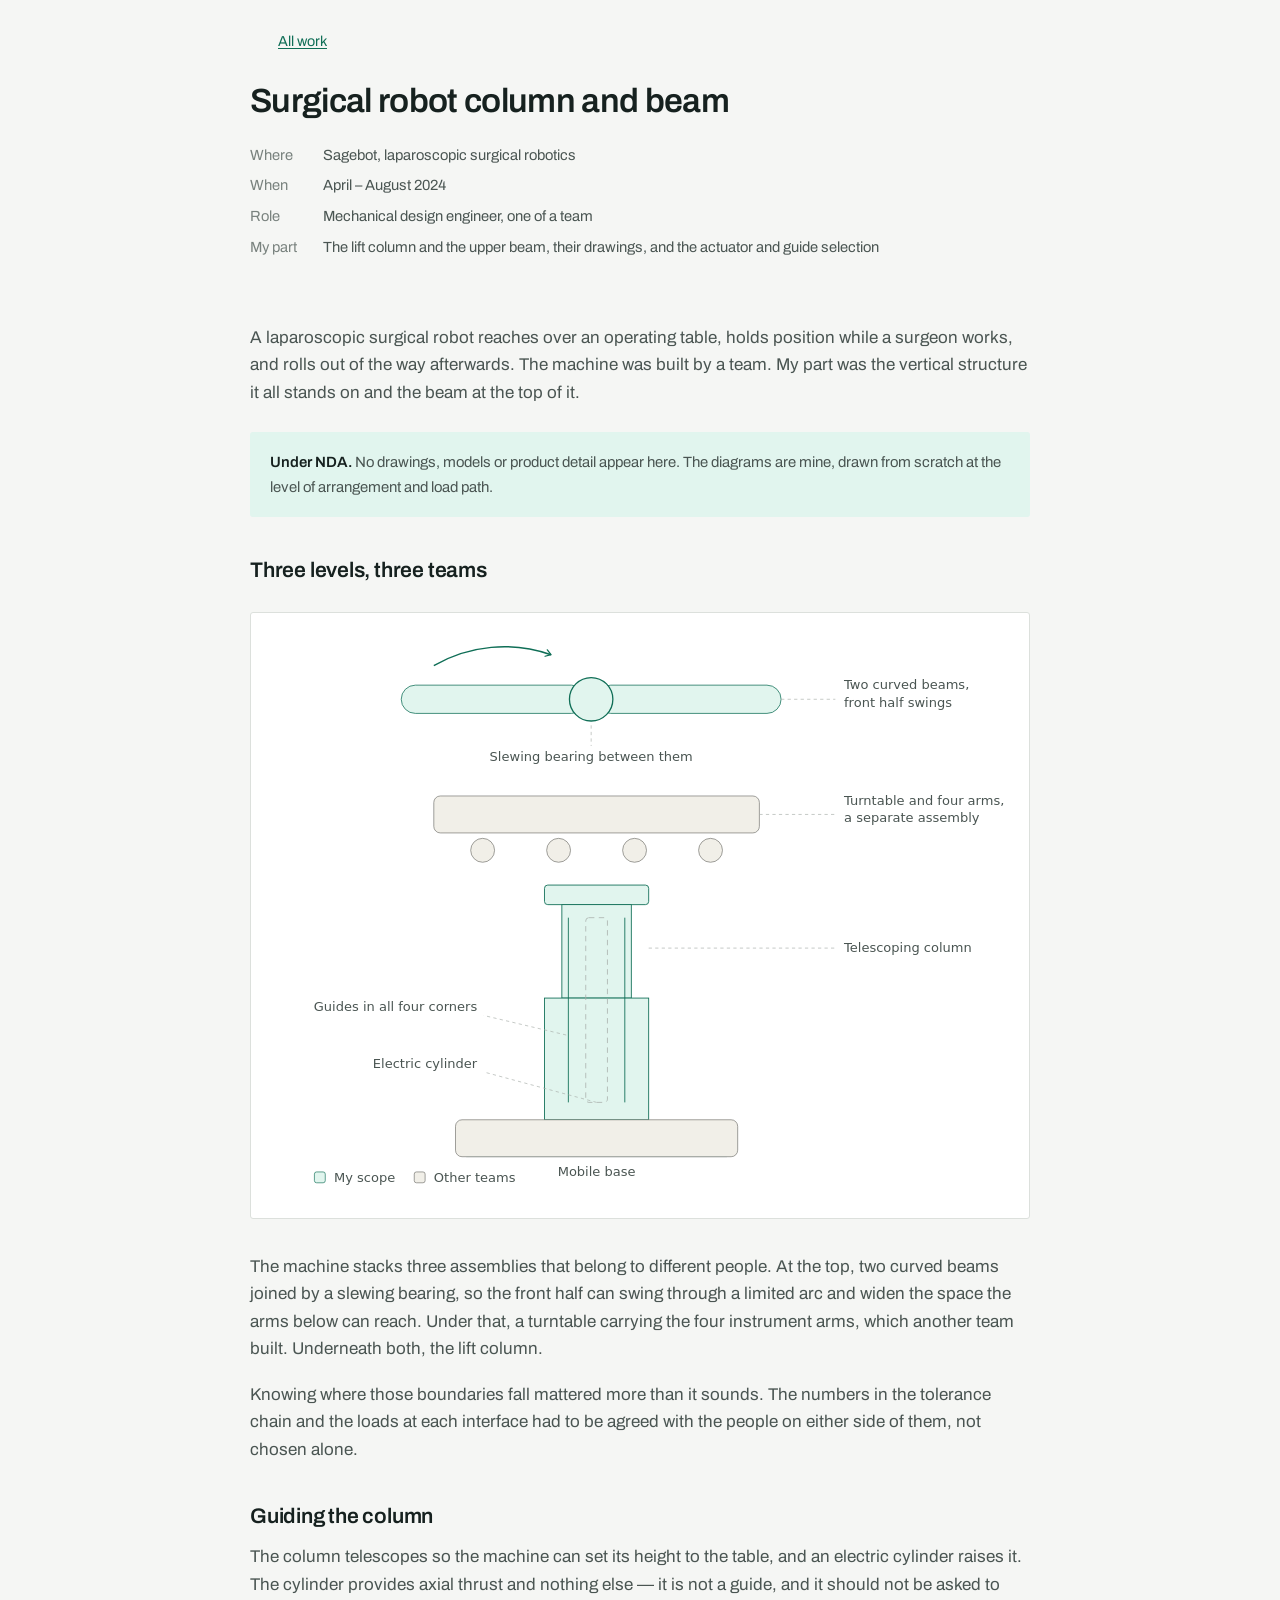
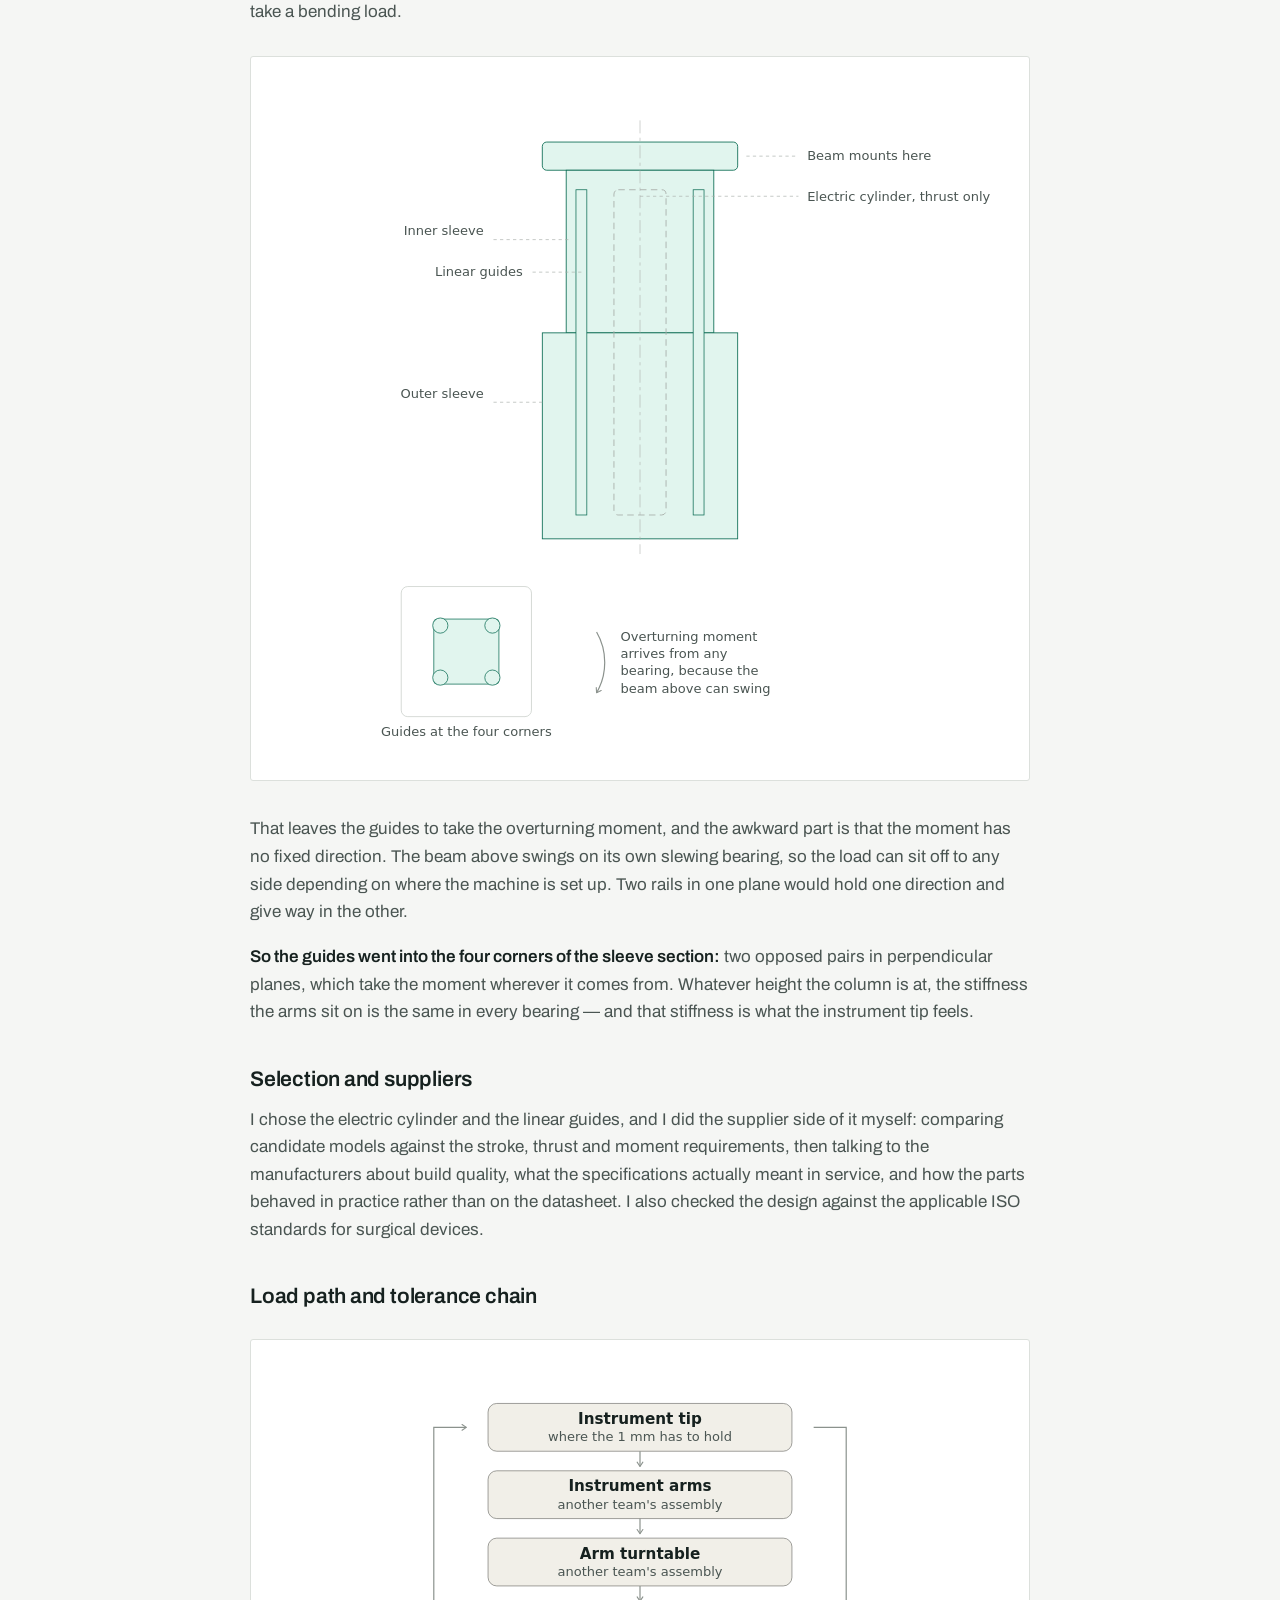
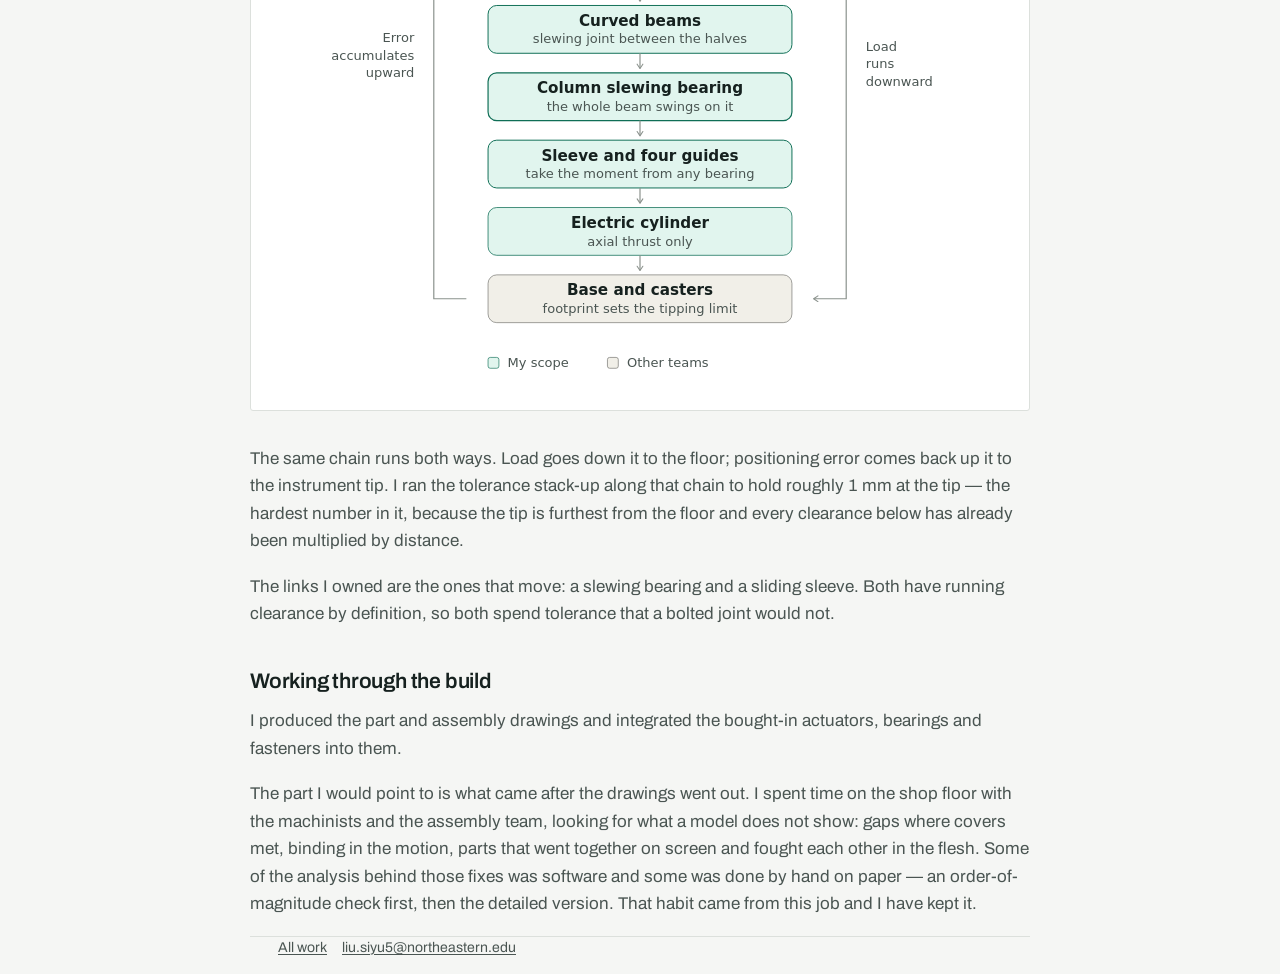
<file: projects/surgical-robot.html>
<!DOCTYPE html>
<html lang="en">
<head>
<meta charset="utf-8">
<meta name="viewport" content="width=device-width, initial-scale=1">
<title>Surgical robot column and beam — Siyu (Sophia) Liu</title>
<meta name="description" content="Structural design of the lift column and upper beam of a laparoscopic surgical robot: guiding a telescoping column against moment from any bearing, supplier selection for the cylinder and rails, and a 1 mm tolerance chain to the instrument tip.">
<link rel="stylesheet" href="../assets/css/site.css">
</head>
<body>

<div class="wrap narrow"><a class="backlink" href="../index.html">All work</a></div>

<header class="wrap narrow detail-head">
  <h1>Surgical robot column and beam</h1>
  <dl class="dl">
    <dt>Where</dt>
    <dd>Sagebot, laparoscopic surgical robotics</dd>
    <dt>When</dt>
    <dd>April – August 2024</dd>
    <dt>Role</dt>
    <dd>Mechanical design engineer, one of a team</dd>
    <dt>My part</dt>
    <dd>The lift column and the upper beam, their drawings, and the actuator and guide selection</dd>
  </dl>
</header>

<main class="wrap narrow body-copy">

  <p>A laparoscopic surgical robot reaches over an operating table, holds
    position while a surgeon works, and rolls out of the way afterwards. The
    machine was built by a team. My part was the vertical structure it all
    stands on and the beam at the top of it.</p>

  <p class="pending"><strong>Under NDA.</strong> No drawings, models or product
    detail appear here. The diagrams are mine, drawn from scratch at the level
    of arrangement and load path.</p>

  <h2>Three levels, three teams</h2>

  <figure>
    <div class="frame"><img src="../assets/fig/sagebot-levels.svg" alt="Three stacked assemblies: two curved beams joined by a slewing bearing at the top, a separate turntable carrying four instrument arms below it, and a telescoping column with corner guides underneath."></div>
  </figure>

  <p>The machine stacks three assemblies that belong to different people. At the
    top, two curved beams joined by a slewing bearing, so the front half can
    swing through a limited arc and widen the space the arms below can reach.
    Under that, a turntable carrying the four instrument arms, which another
    team built. Underneath both, the lift column.</p>

  <p>Knowing where those boundaries fall mattered more than it sounds. The
    numbers in the tolerance chain and the loads at each interface had to be
    agreed with the people on either side of them, not chosen alone.</p>

  <h2>Guiding the column</h2>

  <p>The column telescopes so the machine can set its height to the table,
    and an electric cylinder raises it. The cylinder provides axial
    thrust and nothing else — it is not a guide, and it should not be asked to
    take a bending load.</p>

  <figure>
    <div class="frame"><img src="../assets/fig/sagebot-column.svg" alt="Section through the column: the electric cylinder up the centre of the sleeve, with linear guides at the four corners of the sleeve section, and a note that the overturning moment can arrive from any bearing."></div>
  </figure>

  <p>That leaves the guides to take the overturning moment, and the awkward part
    is that the moment has no fixed direction. The beam above swings on its own
    slewing bearing, so the load can sit off to any side depending on where the
    machine is set up. Two rails in one plane would hold one direction and give
    way in the other.</p>

  <p><strong>So the guides went into the four corners of the sleeve section:</strong>
    two opposed pairs in perpendicular planes, which take the moment wherever it
    comes from. Whatever height the column is at, the stiffness the arms sit on
    is the same in every bearing — and that stiffness is what the instrument tip
    feels.</p>

  <h2>Selection and suppliers</h2>

  <p>I chose the electric cylinder and the linear guides, and I did the supplier
    side of it myself: comparing candidate models against the stroke, thrust and
    moment requirements, then talking to the manufacturers about build quality,
    what the specifications actually meant in service, and how the parts behaved
    in practice rather than on the datasheet. I also checked the design against
    the applicable ISO standards for surgical devices.</p>

  <h2>Load path and tolerance chain</h2>

  <figure>
    <div class="frame"><img src="../assets/fig/sagebot-loadpath.svg" alt="Chain from the instrument tip down through the arms, their turntable, the curved beams, the column slewing bearing, the guided sleeve, the cylinder and the base, with load running down and error accumulating up."></div>
  </figure>

  <p>The same chain runs both ways. Load goes down it to the floor; positioning
    error comes back up it to the instrument tip. I ran the tolerance stack-up
    along that chain to hold roughly 1 mm at the tip — the hardest number in it,
    because the tip is furthest from the floor and every clearance below has
    already been multiplied by distance.</p>

  <p>The links I owned are the ones that move: a slewing bearing and a sliding
    sleeve. Both have running clearance by definition, so both spend tolerance
    that a bolted joint would not.</p>

  <h2>Working through the build</h2>

  <p>I produced the part and assembly drawings and integrated the bought-in
    actuators, bearings and fasteners into them.</p>

  <p>The part I would point to is what came after the drawings went out. I spent
    time on the shop floor with the machinists and the assembly team, looking
    for what a model does not show: gaps where covers met, binding in the
    motion, parts that went together on screen and fought each other in the
    flesh. Some of the analysis behind those fixes was software and some was
    done by hand on paper — an order-of-magnitude check first, then the detailed
    version. That habit came from this job and I have kept it.</p>

</main>

<footer class="wrap narrow">
  <p><a href="../index.html">All work</a>
    &nbsp;&nbsp;&nbsp;
    <a href="mailto:liu.siyu5@northeastern.edu">liu.siyu5@northeastern.edu</a></p>
</footer>

</body>
</html>
</file>
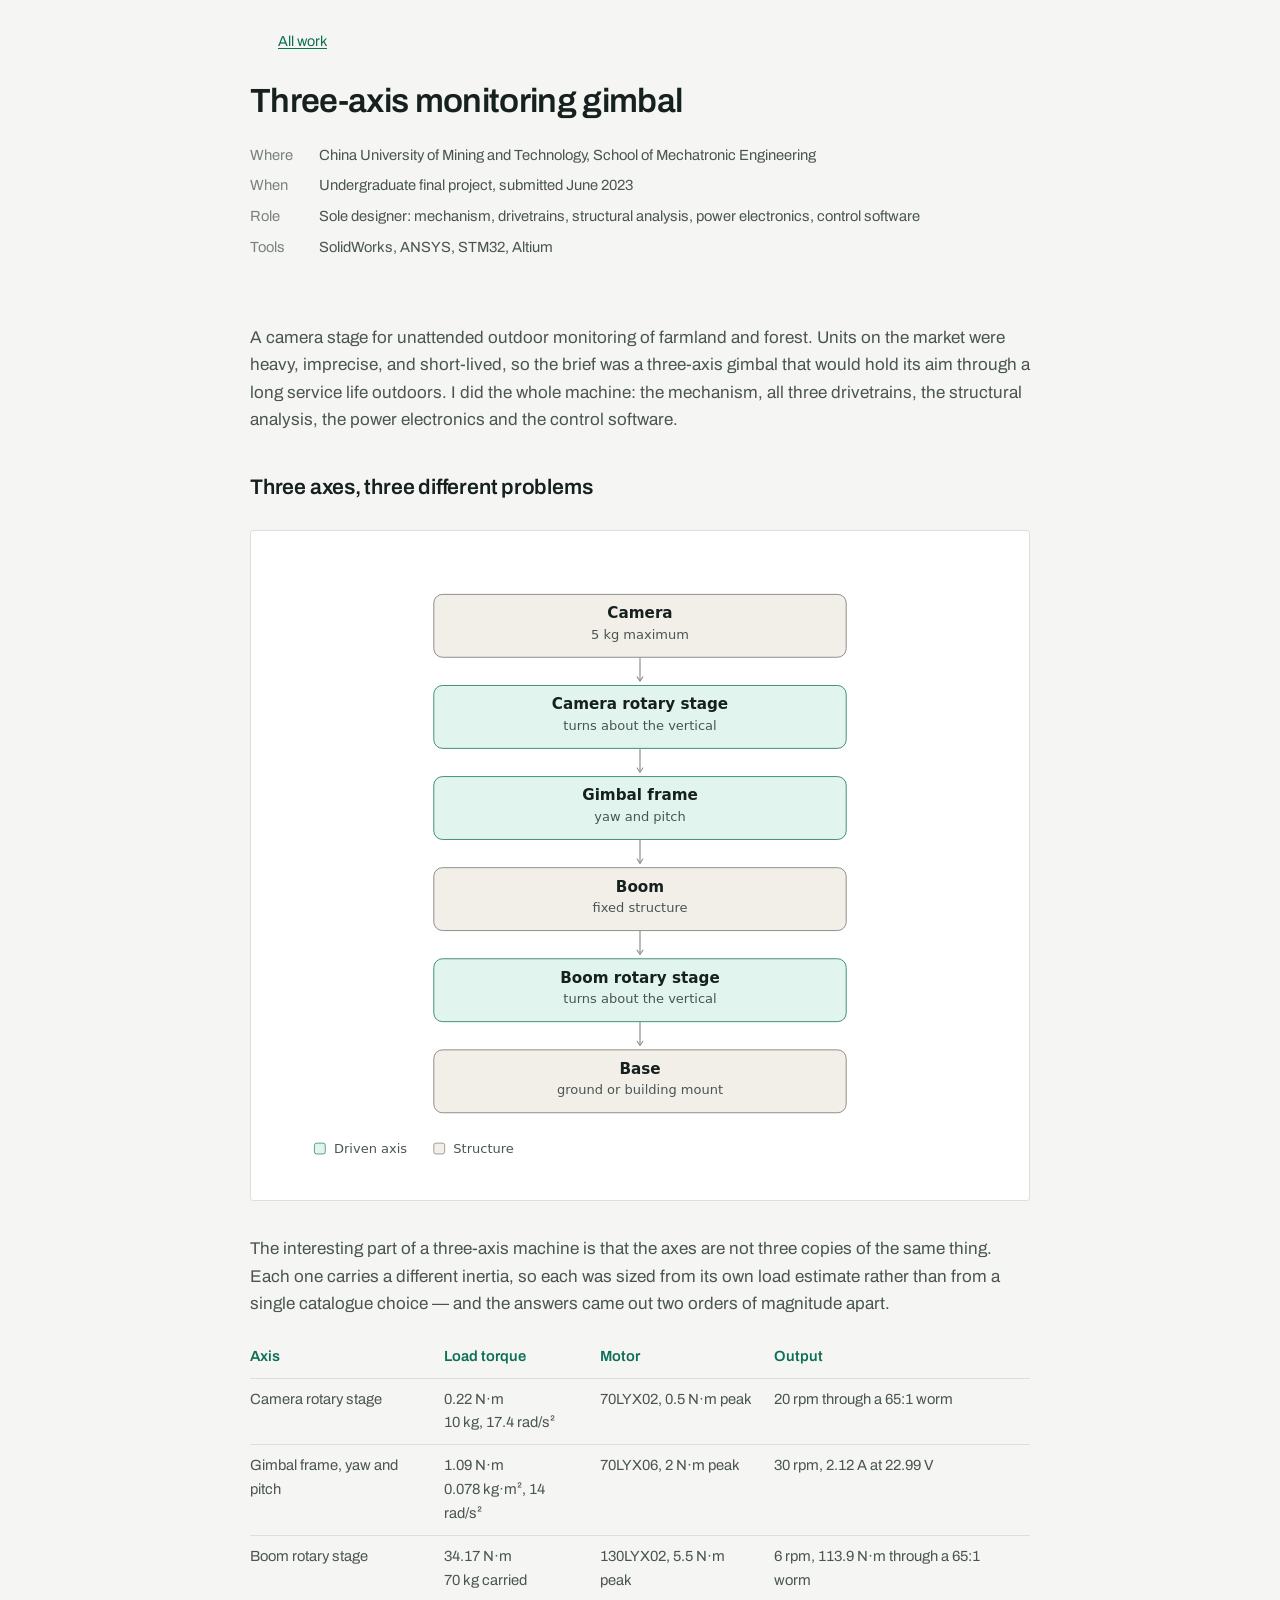
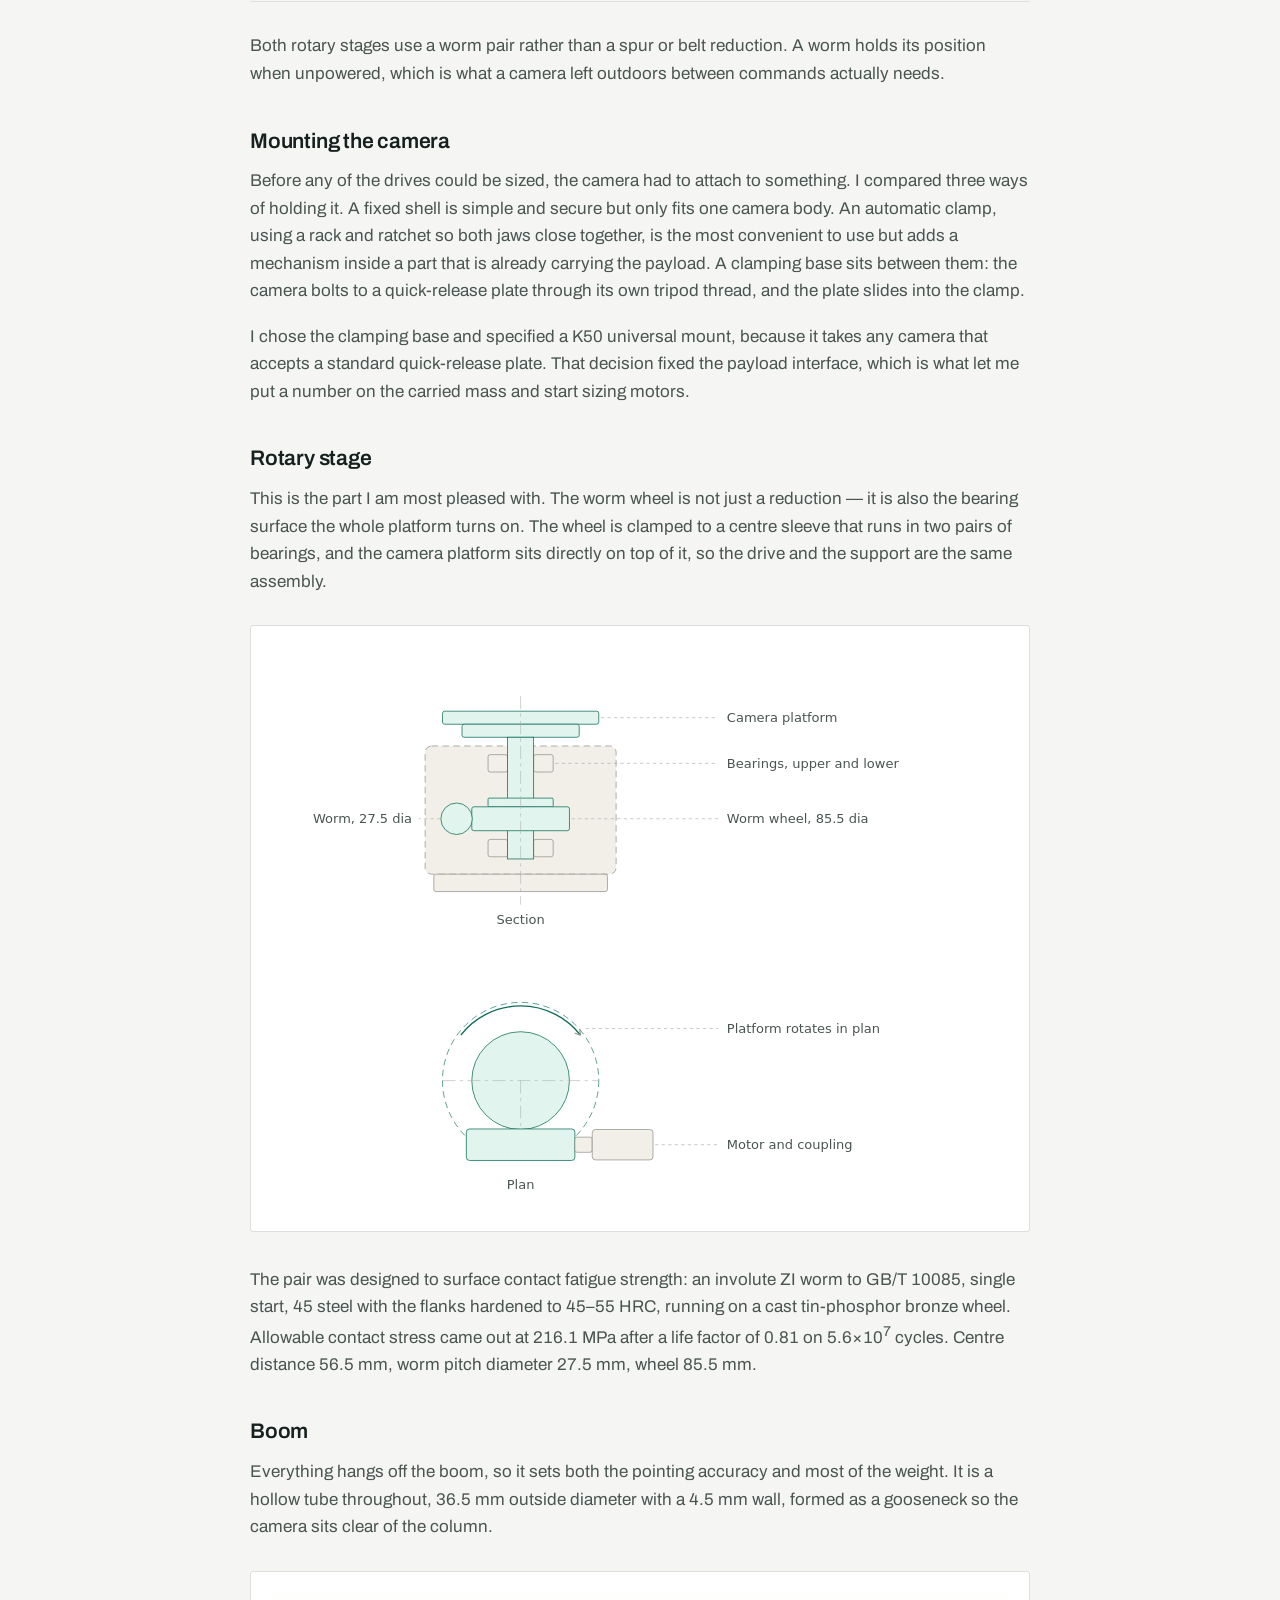
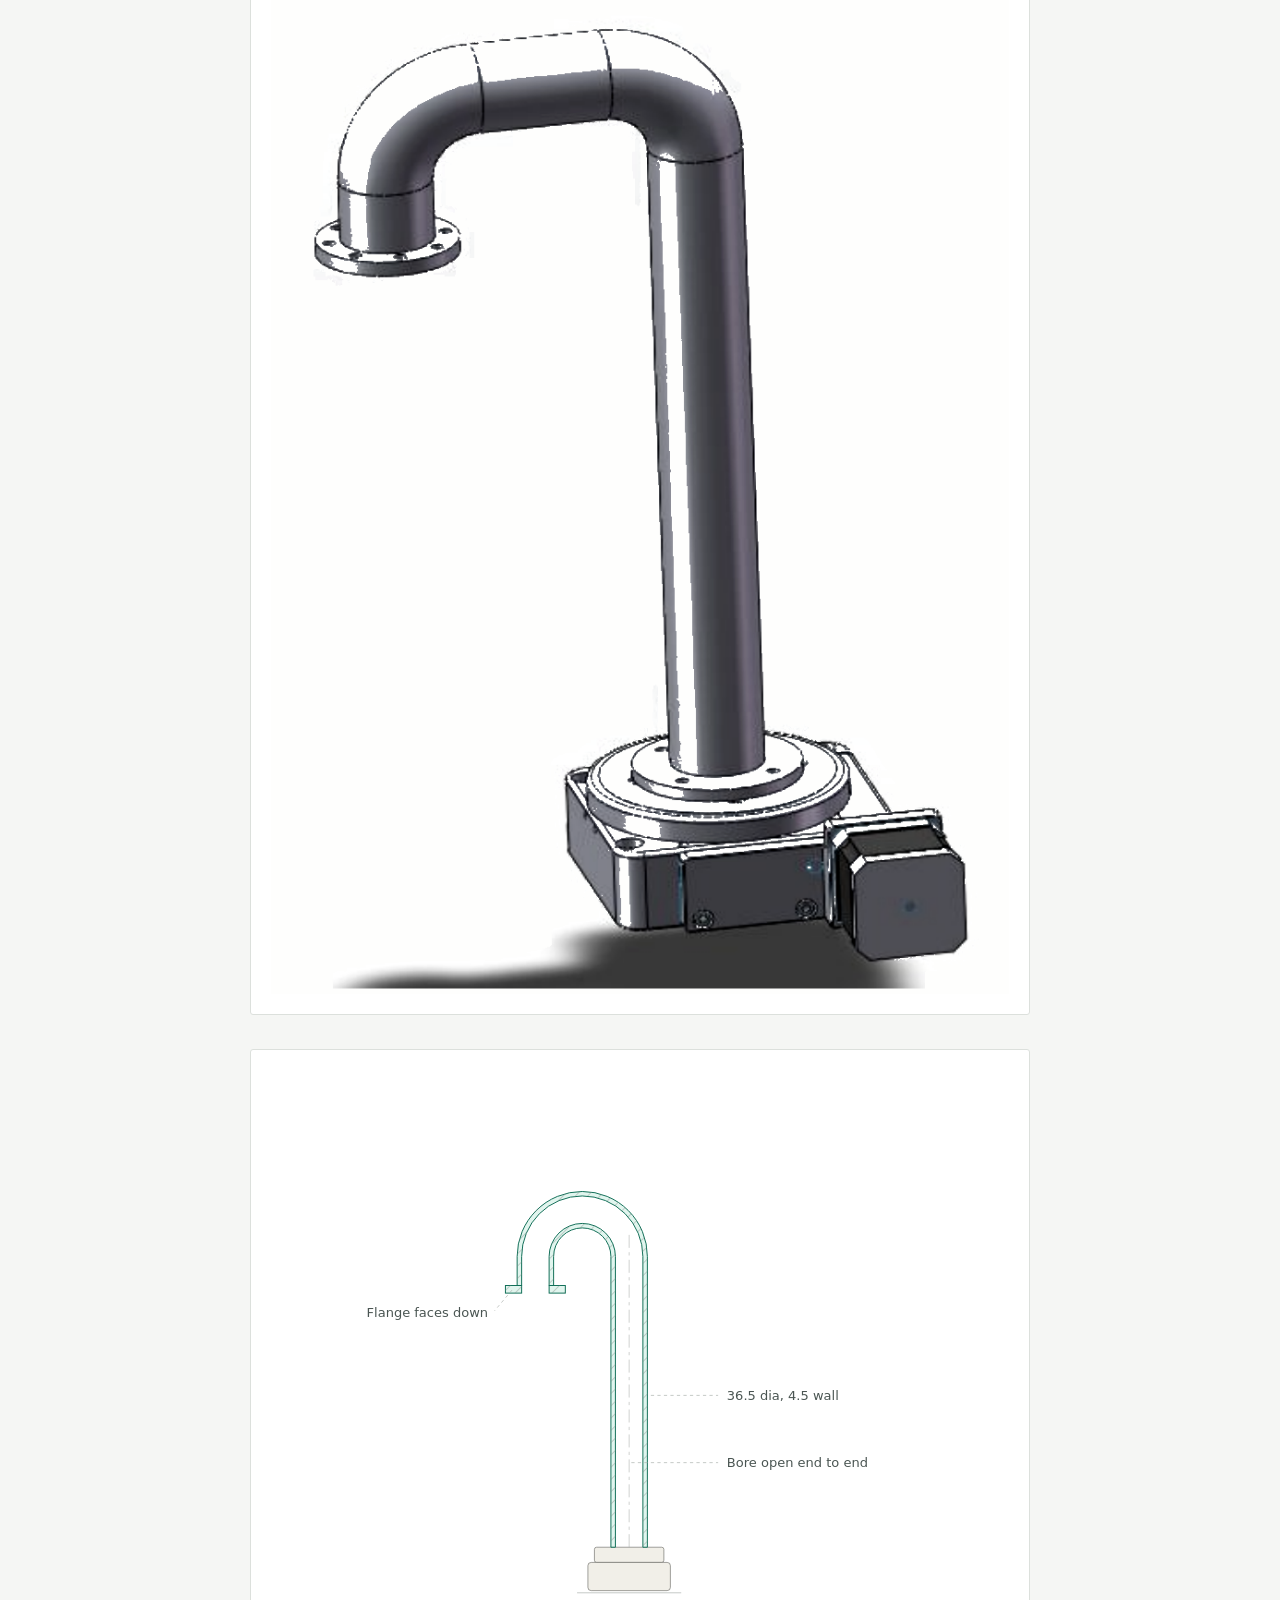
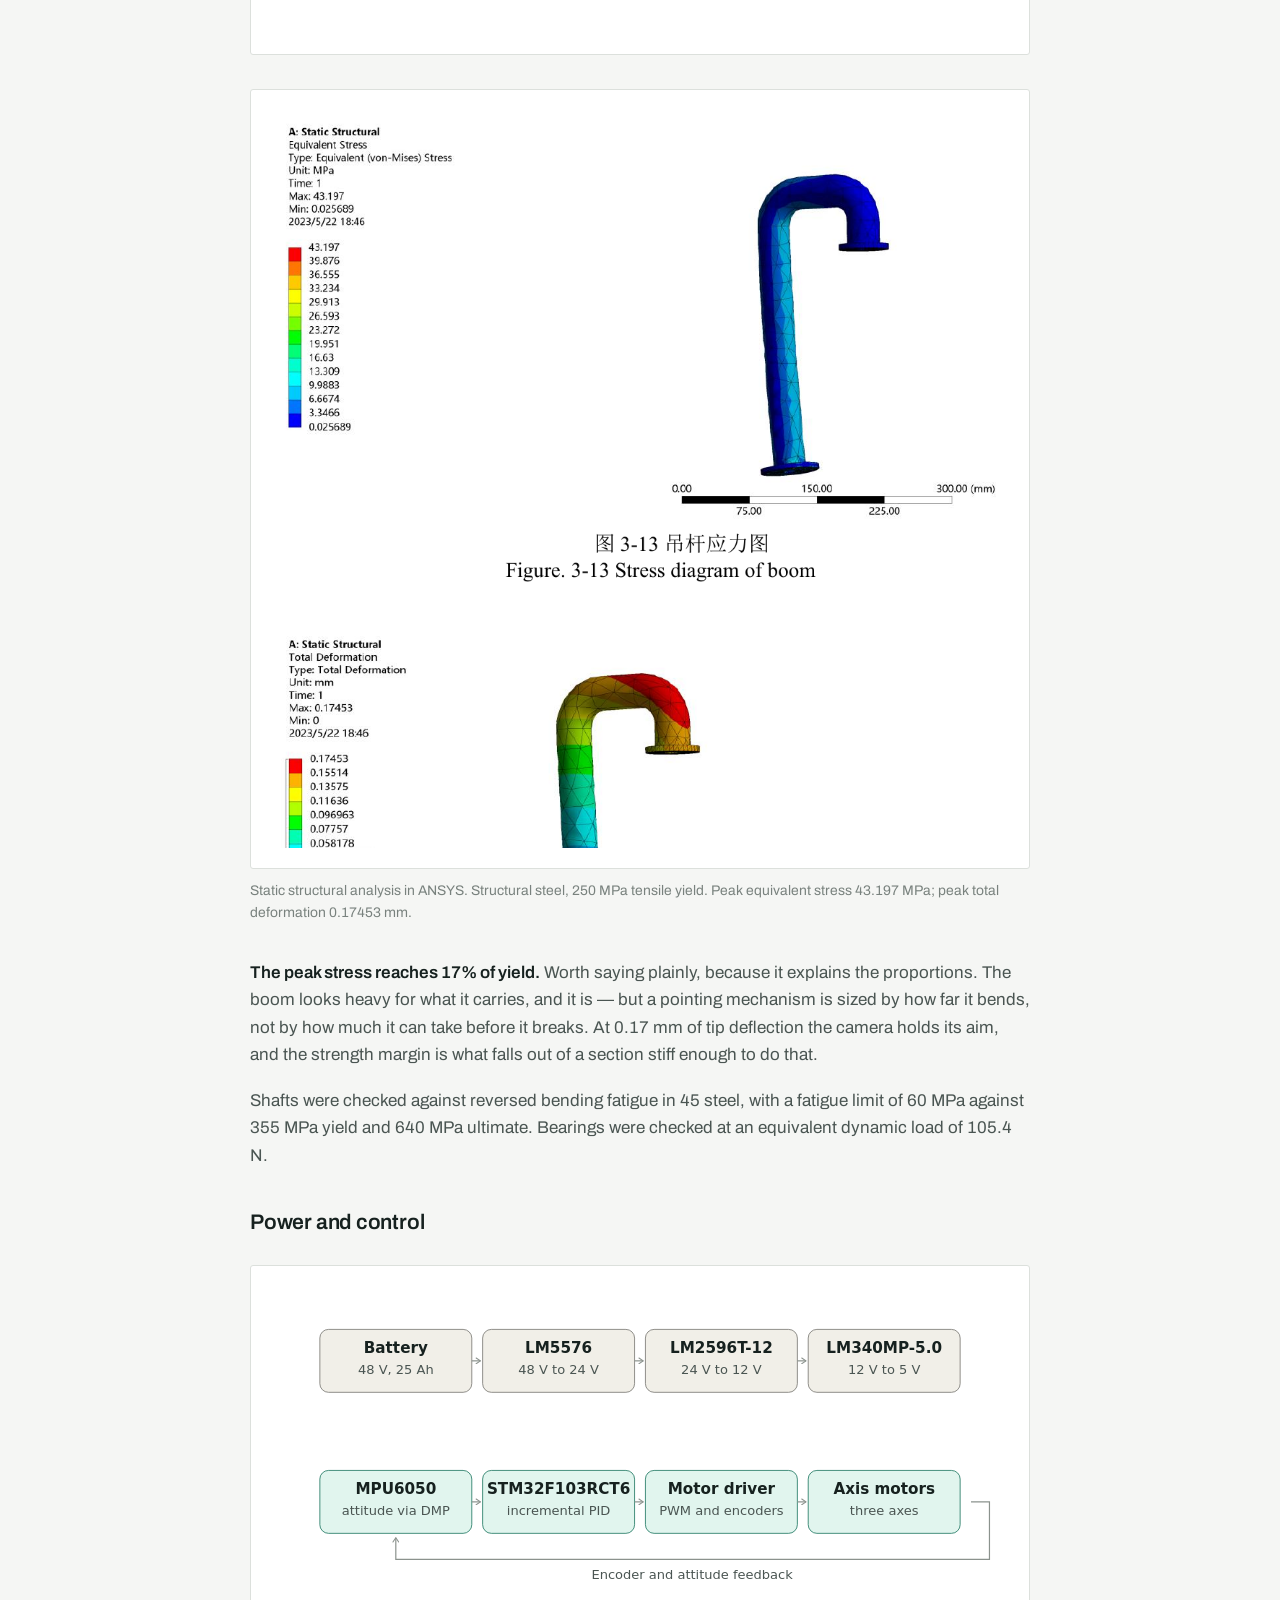
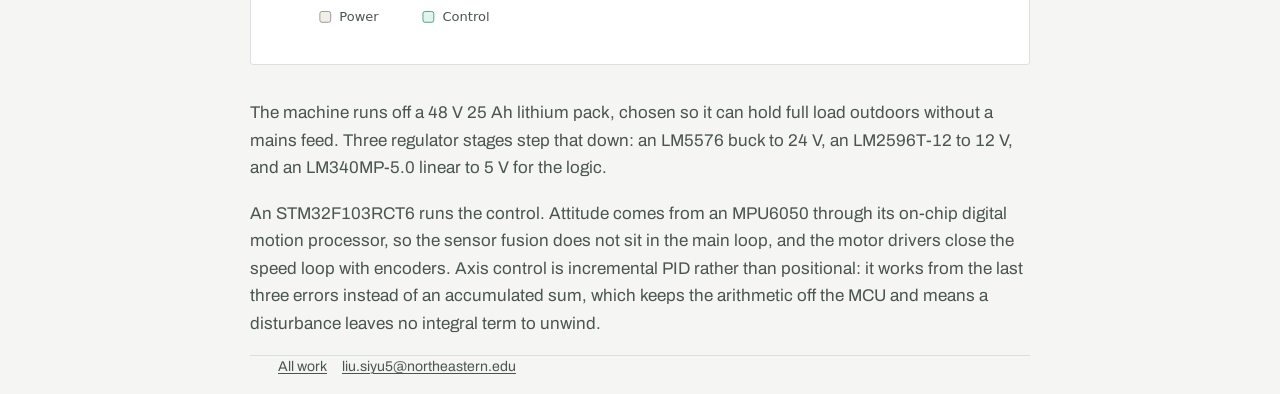
<file: projects/three-axis-gimbal.html>
<!DOCTYPE html>
<html lang="en">
<head>
<meta charset="utf-8">
<meta name="viewport" content="width=device-width, initial-scale=1">
<title>Three-axis monitoring gimbal — Siyu (Sophia) Liu</title>
<meta name="description" content="A three-axis outdoor camera gimbal taken from load estimates through motor and worm-gear selection, shaft and bearing checks, finite element validation, power electronics and an STM32 control loop.">
<link rel="stylesheet" href="../assets/css/site.css">
</head>
<body>

<div class="wrap narrow"><a class="backlink" href="../index.html">All work</a></div>

<header class="wrap narrow detail-head">
  <h1>Three-axis monitoring gimbal</h1>
  <dl class="dl">
    <dt>Where</dt>
    <dd>China University of Mining and Technology, School of Mechatronic Engineering</dd>
    <dt>When</dt>
    <dd>Undergraduate final project, submitted June 2023</dd>
    <dt>Role</dt>
    <dd>Sole designer: mechanism, drivetrains, structural analysis, power electronics, control software</dd>
    <dt>Tools</dt>
    <dd>SolidWorks, ANSYS, STM32, Altium</dd>
  </dl>
</header>

<main class="wrap narrow body-copy">

  <p>A camera stage for unattended outdoor monitoring of farmland and forest.
    Units on the market were heavy, imprecise, and short-lived, so the brief was
    a three-axis gimbal that would hold its aim through a long service life
    outdoors. I did the whole machine: the mechanism, all three drivetrains, the
    structural analysis, the power electronics and the control software.</p>

  <h2>Three axes, three different problems</h2>

  <figure>
    <div class="frame"><img src="../assets/fig/gimbal-axes.svg" alt="Kinematic stack from the base upward: boom rotary stage, boom, gimbal frame carrying yaw and pitch, camera rotary stage, camera."></div>
  </figure>

  <p>The interesting part of a three-axis machine is that the axes are not three
    copies of the same thing. Each one carries a different inertia, so each was
    sized from its own load estimate rather than from a single catalogue
    choice — and the answers came out two orders of magnitude apart.</p>

  <table class="spec">
    <tr><th>Axis</th><th>Load torque</th><th>Motor</th><th>Output</th></tr>
    <tr><td>Camera rotary stage</td><td>0.22 N·m<br>10 kg, 17.4 rad/s²</td>
      <td>70LYX02, 0.5 N·m peak</td><td>20 rpm through a 65:1 worm</td></tr>
    <tr><td>Gimbal frame, yaw and pitch</td><td>1.09 N·m<br>0.078 kg·m², 14 rad/s²</td>
      <td>70LYX06, 2 N·m peak</td><td>30 rpm, 2.12 A at 22.99 V</td></tr>
    <tr><td>Boom rotary stage</td><td>34.17 N·m<br>70 kg carried</td>
      <td>130LYX02, 5.5 N·m peak</td><td>6 rpm, 113.9 N·m through a 65:1 worm</td></tr>
  </table>

  <p>Both rotary stages use a worm pair rather than a spur or belt reduction.
    A worm holds its position when unpowered, which is what a camera left
    outdoors between commands actually needs.</p>

  <h2>Mounting the camera</h2>

  <p>Before any of the drives could be sized, the camera had to attach to
    something. I compared three ways of holding it. A fixed shell is simple and
    secure but only fits one camera body. An automatic clamp, using a rack and
    ratchet so both jaws close together, is the most convenient to use but adds
    a mechanism inside a part that is already carrying the payload. A clamping
    base sits between them: the camera bolts to a quick-release plate through
    its own tripod thread, and the plate slides into the clamp.</p>

  <p>I chose the clamping base and specified a K50 universal mount, because it
    takes any camera that accepts a standard quick-release plate. That decision
    fixed the payload interface, which is what let me put a number on the
    carried mass and start sizing motors.</p>

  <h2>Rotary stage</h2>

  <p>This is the part I am most pleased with. The worm wheel is not just a
    reduction — it is also the bearing surface the whole platform turns on. The
    wheel is clamped to a centre sleeve that runs in two pairs of bearings, and
    the camera platform sits directly on top of it, so the drive and the support
    are the same assembly.</p>

  <figure>
    <div class="frame"><img src="../assets/fig/rotary-stage.svg" alt="Section and plan of the camera rotary stage: platform on a turntable plate and centre sleeve in two pairs of bearings, worm wheel clamped to the sleeve, worm tangent to the wheel and driven through a coupling."></div>
  </figure>

  <p>The pair was designed to surface contact fatigue strength: an involute ZI
    worm to GB/T 10085, single start, 45 steel with the flanks hardened to
    45–55 HRC, running on a cast tin-phosphor bronze wheel. Allowable contact
    stress came out at 216.1 MPa after a life factor of 0.81 on 5.6×10<sup>7</sup>
    cycles. Centre distance 56.5 mm, worm pitch diameter 27.5 mm, wheel 85.5 mm.</p>

  <h2>Boom</h2>

  <p>Everything hangs off the boom, so it sets both the pointing accuracy and
    most of the weight. It is a hollow tube throughout, 36.5 mm outside diameter
    with a 4.5 mm wall, formed as a gooseneck so the camera sits clear of the
    column.</p>

  <figure>
    <div class="frame"><img src="../assets/img/boom-3d.png" alt="Three-dimensional model of the gooseneck boom on its rotary base with the drive motor."></div>
  </figure>

  <figure>
    <div class="frame"><img src="../assets/fig/gimbal-section.svg" alt="Longitudinal section through the boom showing the bore running the full length."></div>
  </figure>

  <figure>
    <div class="frame"><img src="../assets/img/fea-stress.png" alt="ANSYS equivalent von Mises stress plot of the boom, peak 43.197 megapascals, minimum near zero."></div>
    <figcaption>Static structural analysis in ANSYS. Structural steel, 250 MPa
      tensile yield. Peak equivalent stress 43.197 MPa; peak total deformation
      0.17453 mm.</figcaption>
  </figure>

  <p><strong>The peak stress reaches 17% of yield.</strong> Worth saying plainly,
    because it explains the proportions. The boom looks heavy for what it
    carries, and it is — but a pointing mechanism is sized by how far it bends,
    not by how much it can take before it breaks. At 0.17 mm of tip deflection
    the camera holds its aim, and the strength margin is what falls out of a
    section stiff enough to do that.</p>

  <p>Shafts were checked against reversed bending fatigue in 45 steel, with a
    fatigue limit of 60 MPa against 355 MPa yield and 640 MPa ultimate. Bearings
    were checked at an equivalent dynamic load of 105.4 N.</p>

  <h2>Power and control</h2>

  <figure>
    <div class="frame"><img src="../assets/fig/gimbal-electronics.svg" alt="Power chain from a 48 volt battery down through three regulator stages to 5 volts, and a control chain from the MPU6050 through the STM32 to the motor drivers with encoder feedback."></div>
  </figure>

  <p>The machine runs off a 48 V 25 Ah lithium pack, chosen so it can hold full
    load outdoors without a mains feed. Three regulator stages step that down:
    an LM5576 buck to 24 V, an LM2596T-12 to 12 V, and an LM340MP-5.0 linear to
    5 V for the logic.</p>

  <p>An STM32F103RCT6 runs the control. Attitude comes from an MPU6050 through
    its on-chip digital motion processor, so the sensor fusion does not sit in
    the main loop, and the motor drivers close the speed loop with encoders.
    Axis control is incremental PID rather than positional: it works from the
    last three errors instead of an accumulated sum, which keeps the arithmetic
    off the MCU and means a disturbance leaves no integral term to unwind.</p>

</main>

<footer class="wrap narrow">
  <p><a href="../index.html">All work</a>
    &nbsp;&nbsp;&nbsp;
    <a href="mailto:liu.siyu5@northeastern.edu">liu.siyu5@northeastern.edu</a></p>
</footer>

</body>
</html>
</file>
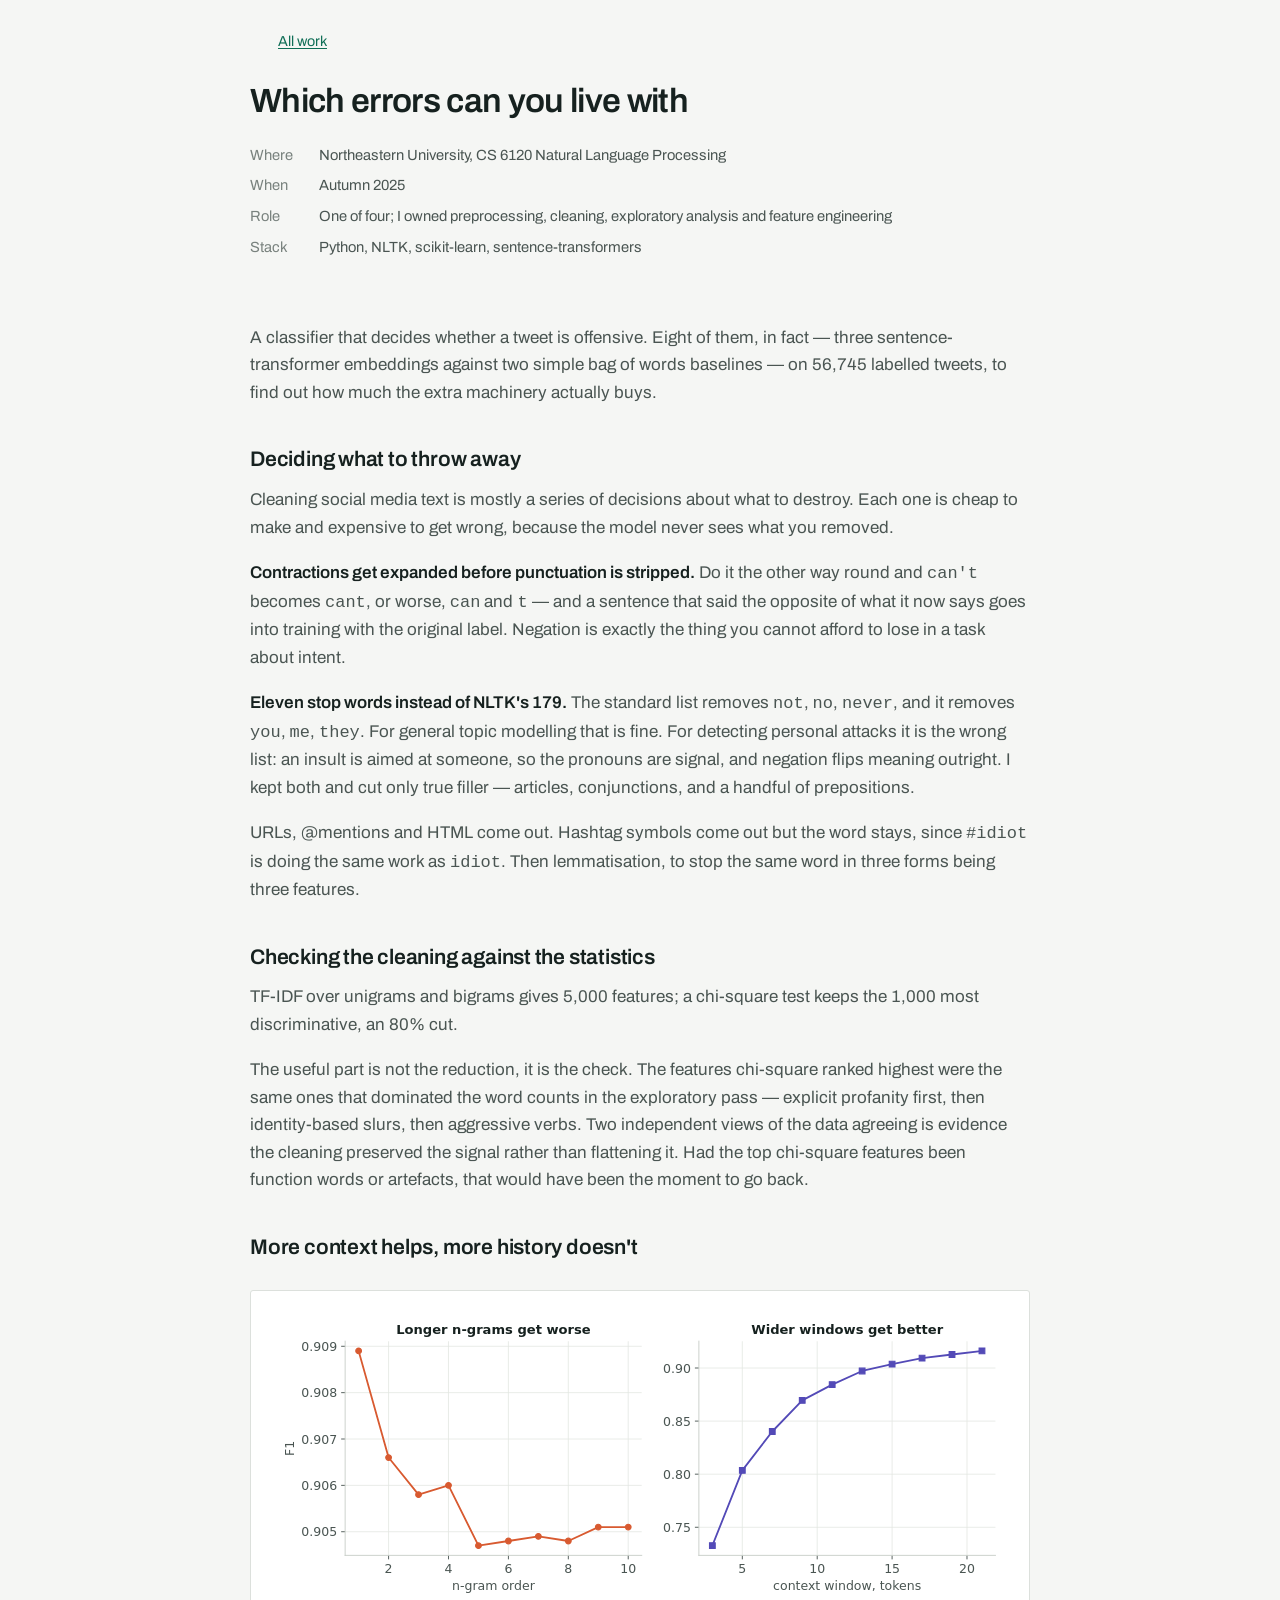
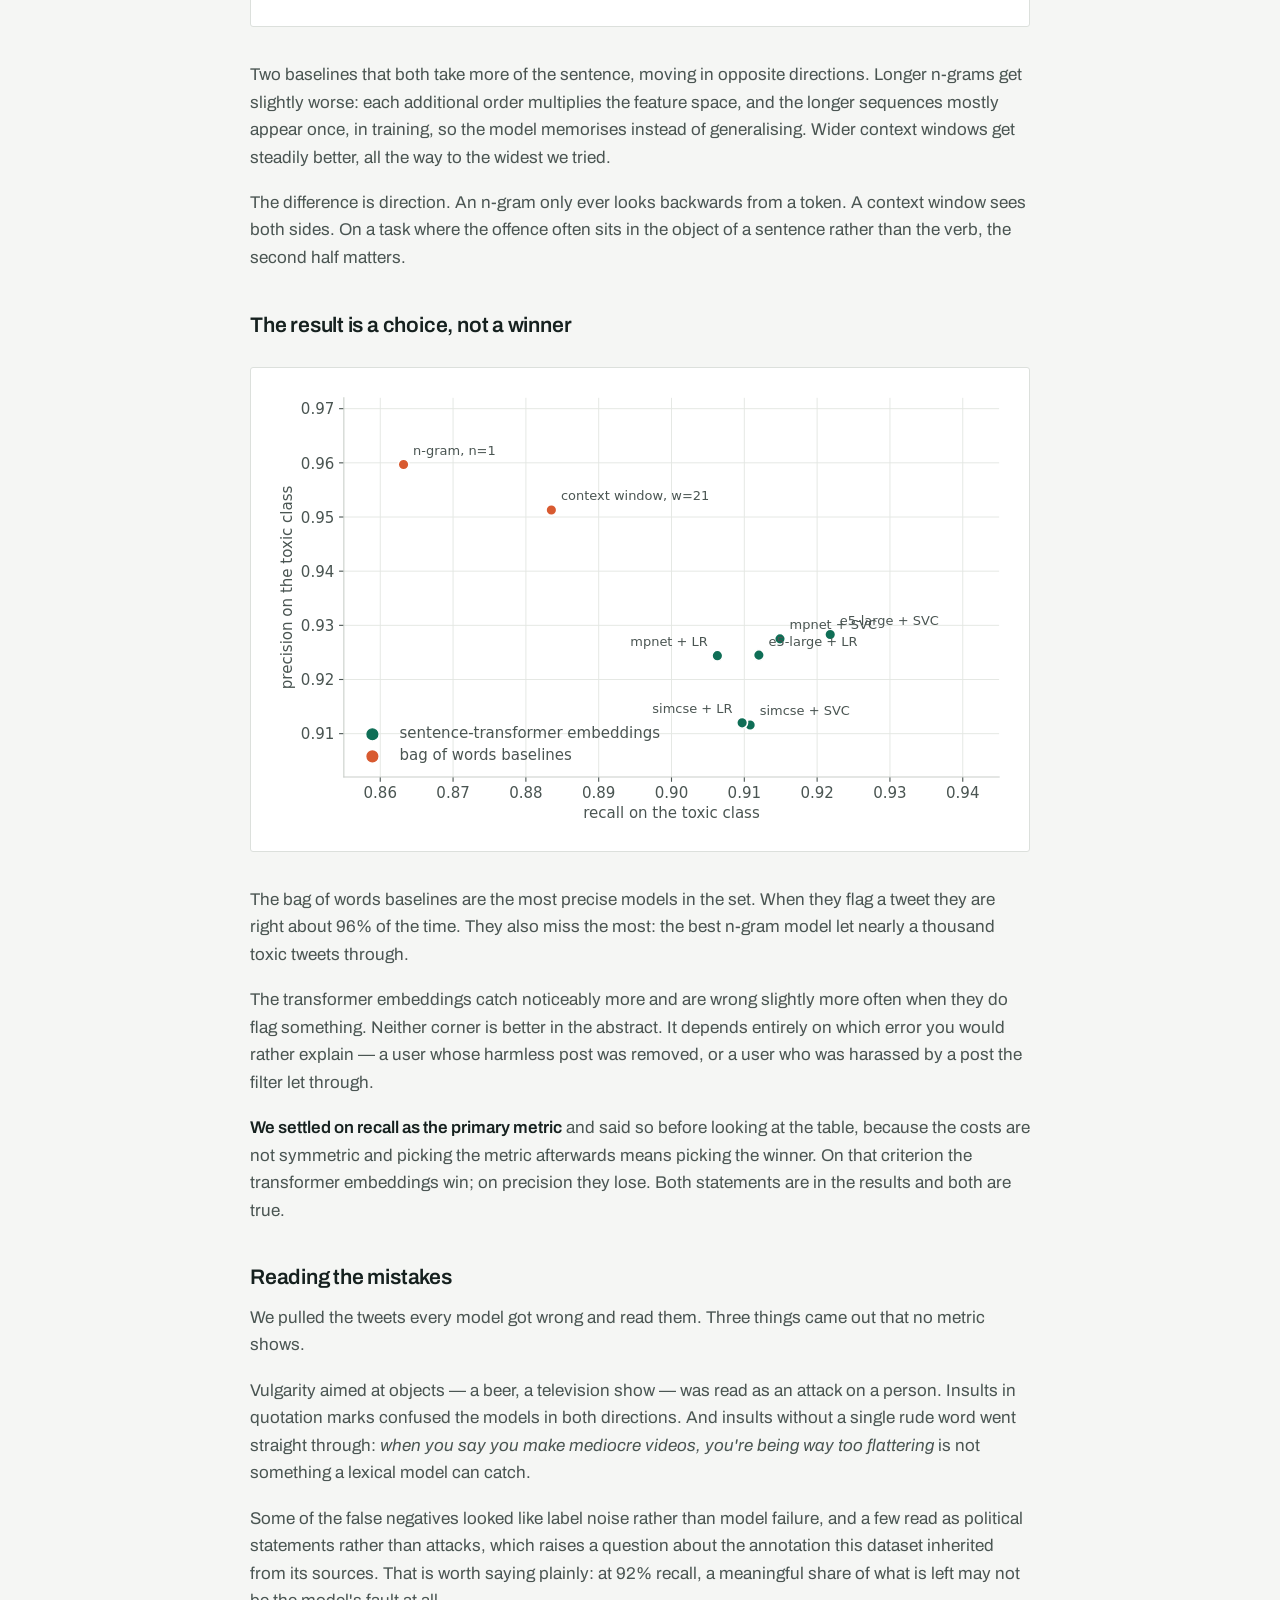
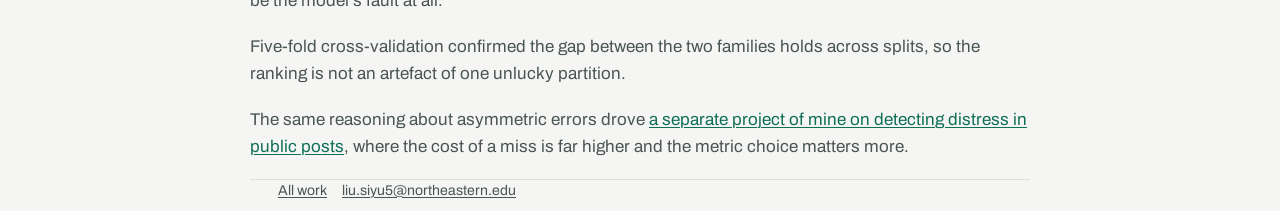
<file: projects/toxicity-detection.html>
<!DOCTYPE html>
<html lang="en">
<head>
<meta charset="utf-8">
<meta name="viewport" content="width=device-width, initial-scale=1">
<title>Which errors can you live with — Siyu (Sophia) Liu</title>
<meta name="description" content="Preprocessing and feature engineering for a toxic-tweet classifier, and what eight models revealed about the tradeoff between catching harmful content and flagging innocent posts.">
<link rel="stylesheet" href="../assets/css/site.css">
</head>
<body>

<div class="wrap narrow"><a class="backlink" href="../index.html">All work</a></div>

<header class="wrap narrow detail-head">
  <h1>Which errors can you live with</h1>
  <dl class="dl">
    <dt>Where</dt>
    <dd>Northeastern University, CS 6120 Natural Language Processing</dd>
    <dt>When</dt>
    <dd>Autumn 2025</dd>
    <dt>Role</dt>
    <dd>One of four; I owned preprocessing, cleaning, exploratory analysis and feature engineering</dd>
    <dt>Stack</dt>
    <dd>Python, NLTK, scikit-learn, sentence-transformers</dd>
  </dl>
</header>

<main class="wrap narrow body-copy">

  <p>A classifier that decides whether a tweet is offensive. Eight of them, in
    fact — three sentence-transformer embeddings against two simple bag of words
    baselines — on 56,745 labelled tweets, to find out how much the extra
    machinery actually buys.</p>

  <h2>Deciding what to throw away</h2>

  <p>Cleaning social media text is mostly a series of decisions about what to
    destroy. Each one is cheap to make and expensive to get wrong, because the
    model never sees what you removed.</p>

  <p><strong>Contractions get expanded before punctuation is stripped.</strong>
    Do it the other way round and <code>can't</code> becomes <code>cant</code>,
    or worse, <code>can</code> and <code>t</code> — and a sentence that said the
    opposite of what it now says goes into training with the original label.
    Negation is exactly the thing you cannot afford to lose in a task about
    intent.</p>

  <p><strong>Eleven stop words instead of NLTK's 179.</strong> The standard list
    removes <code>not</code>, <code>no</code>, <code>never</code>, and it removes
    <code>you</code>, <code>me</code>, <code>they</code>. For general topic
    modelling that is fine. For detecting personal attacks it is the wrong list:
    an insult is aimed at someone, so the pronouns are signal, and negation
    flips meaning outright. I kept both and cut only true filler — articles,
    conjunctions, and a handful of prepositions.</p>

  <p>URLs, @mentions and HTML come out. Hashtag symbols come out but the word
    stays, since <code>#idiot</code> is doing the same work as
    <code>idiot</code>. Then lemmatisation, to stop the same word in three forms
    being three features.</p>

  <h2>Checking the cleaning against the statistics</h2>

  <p>TF-IDF over unigrams and bigrams gives 5,000 features; a chi-square test
    keeps the 1,000 most discriminative, an 80% cut.</p>

  <p>The useful part is not the reduction, it is the check. The features
    chi-square ranked highest were the same ones that dominated the word counts
    in the exploratory pass — explicit profanity first, then identity-based
    slurs, then aggressive verbs. Two independent views of the data agreeing is
    evidence the cleaning preserved the signal rather than flattening it. Had
    the top chi-square features been function words or artefacts, that would
    have been the moment to go back.</p>

  <h2>More context helps, more history doesn't</h2>

  <figure>
    <div class="frame"><img src="../assets/fig/nlp-context.svg" alt="Two plots. F1 for n-gram models falls slightly as the order increases. F1 for context-window models rises steadily as the window widens from 3 to 21 tokens."></div>
  </figure>

  <p>Two baselines that both take more of the sentence, moving in opposite
    directions. Longer n-grams get slightly worse: each additional order
    multiplies the feature space, and the longer sequences mostly appear once,
    in training, so the model memorises instead of generalising. Wider context
    windows get steadily better, all the way to the widest we tried.</p>

  <p>The difference is direction. An n-gram only ever looks backwards from a
    token. A context window sees both sides. On a task where the offence often
    sits in the object of a sentence rather than the verb, the second half
    matters.</p>

  <h2>The result is a choice, not a winner</h2>

  <figure>
    <div class="frame"><img src="../assets/fig/nlp-tradeoff.svg" alt="Precision against recall for eight models. The two bag of words baselines sit top left with high precision and lower recall. The six transformer-based models cluster lower right with higher recall and slightly lower precision."></div>
  </figure>

  <p>The bag of words baselines are the most precise models in the set. When
    they flag a tweet they are right about 96% of the time. They also miss the
    most: the best n-gram model let nearly a thousand toxic tweets through.</p>

  <p>The transformer embeddings catch noticeably more and are wrong slightly
    more often when they do flag something. Neither corner is better in the
    abstract. It depends entirely on which error you would rather explain — a
    user whose harmless post was removed, or a user who was harassed by a post
    the filter let through.</p>

  <p><strong>We settled on recall as the primary metric</strong> and said so
    before looking at the table, because the costs are not symmetric and picking
    the metric afterwards means picking the winner. On that criterion the
    transformer embeddings win; on precision they lose. Both statements are in
    the results and both are true.</p>

  <h2>Reading the mistakes</h2>

  <p>We pulled the tweets every model got wrong and read them. Three things came
    out that no metric shows.</p>

  <p>Vulgarity aimed at objects — a beer, a television show — was read as an
    attack on a person. Insults in quotation marks confused the models in both
    directions. And insults without a single rude word went straight through:
    <em>when you say you make mediocre videos, you're being way too
    flattering</em> is not something a lexical model can catch.</p>

  <p>Some of the false negatives looked like label noise rather than model
    failure, and a few read as political statements rather than attacks, which
    raises a question about the annotation this dataset inherited from its
    sources. That is worth saying plainly: at 92% recall, a meaningful share of
    what is left may not be the model's fault at all.</p>

  <p>Five-fold cross-validation confirmed the gap between the two families holds
    across splits, so the ranking is not an artefact of one unlucky partition.</p>

  <p>The same reasoning about asymmetric errors drove
    <a href="distress-detection.html">a separate project of mine on detecting
    distress in public posts</a>, where the cost of a miss is far higher and the
    metric choice matters more.</p>

</main>

<footer class="wrap narrow">
  <p><a href="../index.html">All work</a>
    &nbsp;&nbsp;&nbsp;
    <a href="mailto:liu.siyu5@northeastern.edu">liu.siyu5@northeastern.edu</a></p>
</footer>

</body>
</html>
</file>
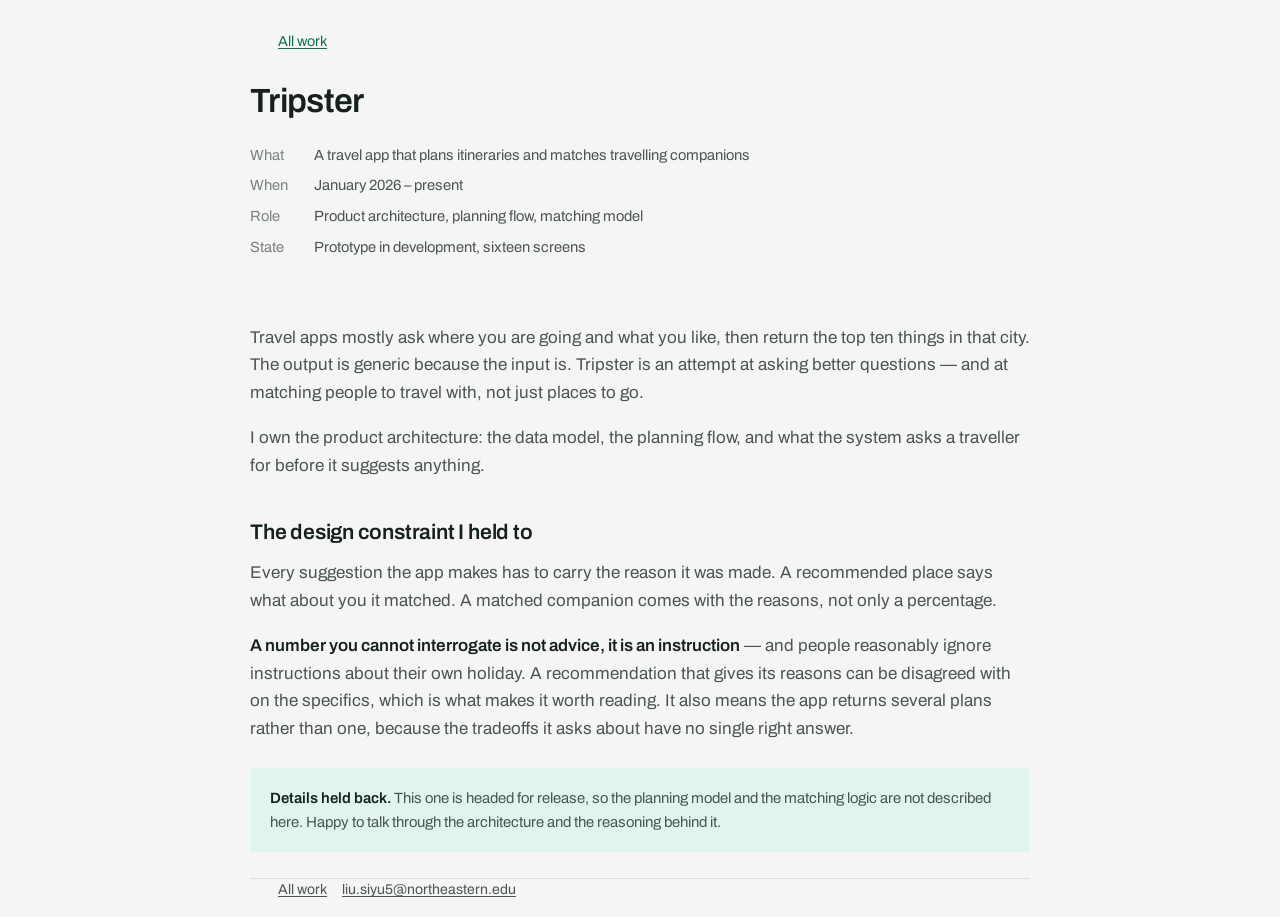
<file: projects/tripster.html>
<!DOCTYPE html>
<html lang="en">
<head>
<meta charset="utf-8">
<meta name="viewport" content="width=device-width, initial-scale=1">
<title>Tripster — Siyu (Sophia) Liu</title>
<meta name="description" content="Product architecture and planning flow for a travel app in development.">
<link rel="stylesheet" href="../assets/css/site.css">
</head>
<body>

<div class="wrap narrow"><a class="backlink" href="../index.html">All work</a></div>

<header class="wrap narrow detail-head">
  <h1>Tripster</h1>
  <dl class="dl">
    <dt>What</dt>
    <dd>A travel app that plans itineraries and matches travelling companions</dd>
    <dt>When</dt>
    <dd>January 2026 – present</dd>
    <dt>Role</dt>
    <dd>Product architecture, planning flow, matching model</dd>
    <dt>State</dt>
    <dd>Prototype in development, sixteen screens</dd>
  </dl>
</header>

<main class="wrap narrow body-copy">

  <p>Travel apps mostly ask where you are going and what you like, then return
    the top ten things in that city. The output is generic because the input
    is. Tripster is an attempt at asking better questions — and at matching
    people to travel with, not just places to go.</p>

  <p>I own the product architecture: the data model, the planning flow, and
    what the system asks a traveller for before it suggests anything.</p>

  <h2>The design constraint I held to</h2>

  <p>Every suggestion the app makes has to carry the reason it was made. A
    recommended place says what about you it matched. A matched companion comes
    with the reasons, not only a percentage.</p>

  <p><strong>A number you cannot interrogate is not advice, it is an
    instruction</strong> — and people reasonably ignore instructions about their
    own holiday. A recommendation that gives its reasons can be disagreed with
    on the specifics, which is what makes it worth reading. It also means the
    app returns several plans rather than one, because the tradeoffs it asks
    about have no single right answer.</p>

  <div class="pending">
    <p><strong>Details held back.</strong> This one is headed for release, so
      the planning model and the matching logic are not described here. Happy
      to talk through the architecture and the reasoning behind it.</p>
  </div>

</main>

<footer class="wrap narrow">
  <p><a href="../index.html">All work</a>
    &nbsp;&nbsp;&nbsp;
    <a href="mailto:liu.siyu5@northeastern.edu">liu.siyu5@northeastern.edu</a></p>
</footer>

</body>
</html>
</file>
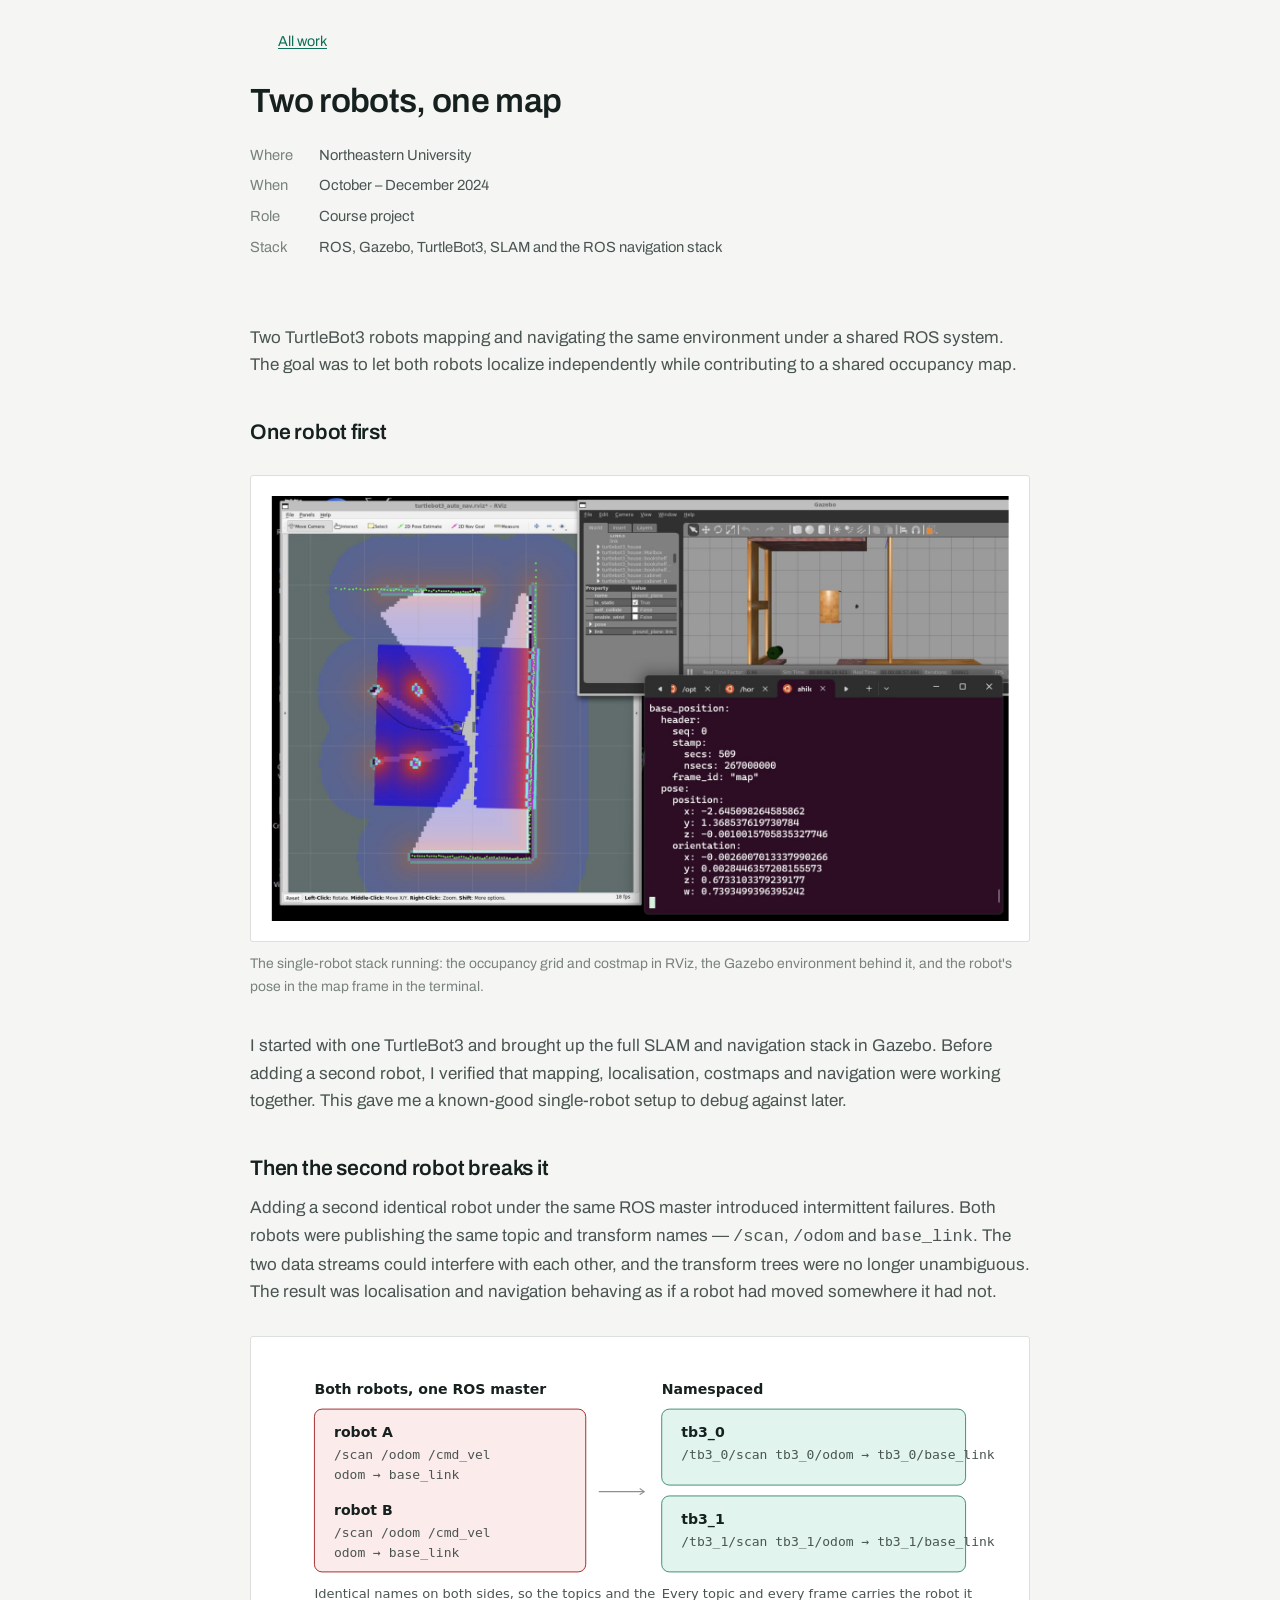
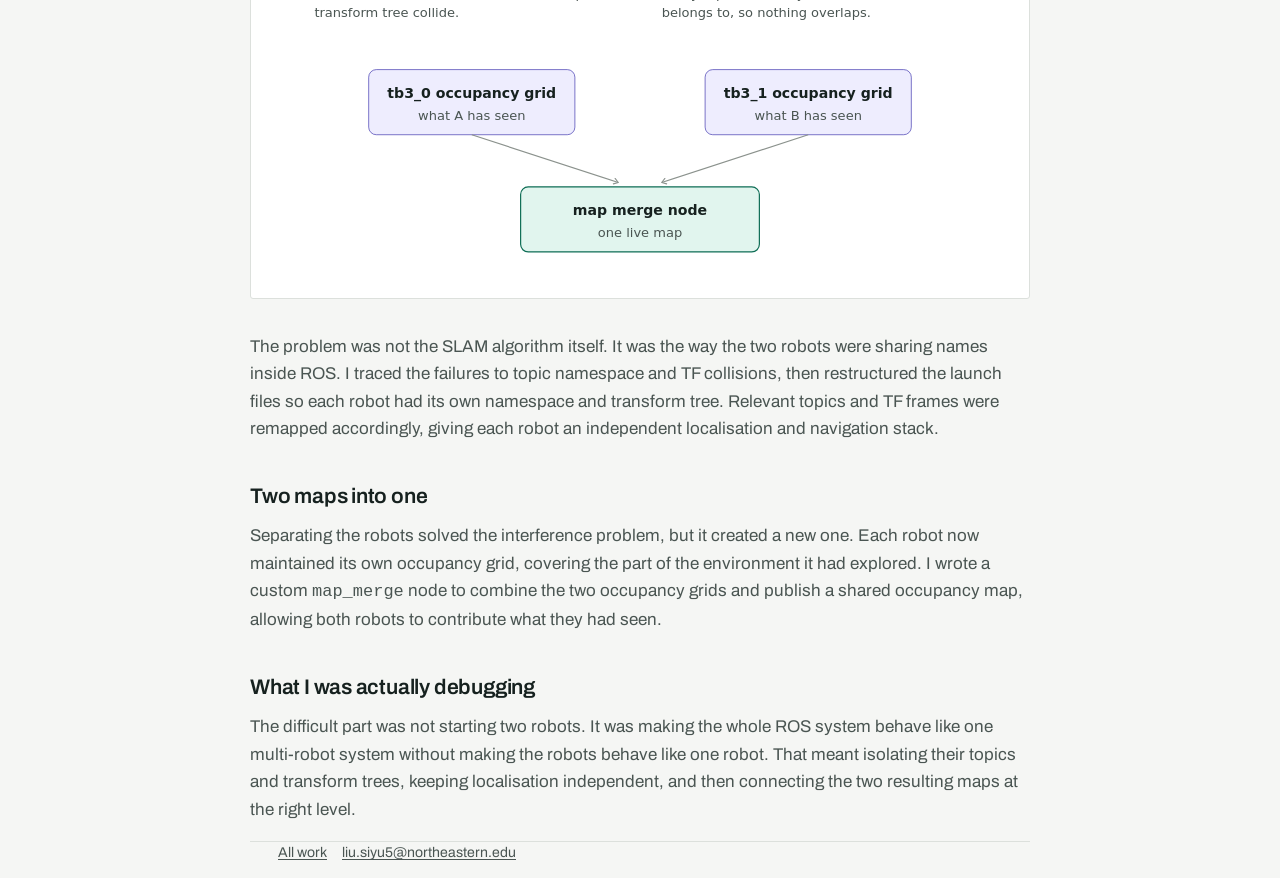
<file: projects/two-robot-slam.html>
<!DOCTYPE html>
<html lang="en">
<head>
<meta charset="utf-8">
<meta name="viewport" content="width=device-width, initial-scale=1">
<title>Two robots, one map — Siyu (Sophia) Liu</title>
<meta name="description" content="Two TurtleBot3 robots mapping and navigating a shared environment in ROS, with namespace-isolated launch files and a custom map_merge node combining their occupancy grids.">
<link rel="stylesheet" href="../assets/css/site.css">
</head>
<body>

<div class="wrap narrow"><a class="backlink" href="../index.html">All work</a></div>

<header class="wrap narrow detail-head">
  <h1>Two robots, one map</h1>
  <dl class="dl">
    <dt>Where</dt>
    <dd>Northeastern University</dd>
    <dt>When</dt>
    <dd>October – December 2024</dd>
    <dt>Role</dt>
    <dd>Course project</dd>
    <dt>Stack</dt>
    <dd>ROS, Gazebo, TurtleBot3, SLAM and the ROS navigation stack</dd>
  </dl>
</header>

<main class="wrap narrow body-copy">

  <p>Two TurtleBot3 robots mapping and navigating the same environment under a shared ROS system. The goal was to let both robots localize independently while contributing to a shared occupancy map.</p>

  <h2>One robot first</h2>

  <figure>
    <div class="frame"><img src="../assets/img/slam-rviz.jpg" alt="RViz showing a TurtleBot3 costmap, laser scan returns and a planned global path, alongside the Gazebo environment and a terminal showing the robot pose in the map frame."></div>
    <figcaption>The single-robot stack running: the occupancy grid and
      costmap in RViz, the Gazebo environment behind it, and the robot's
      pose in the map frame in the terminal.</figcaption>
  </figure>

  <p>I started with one TurtleBot3 and brought up the full SLAM and navigation
    stack in Gazebo. Before adding a second robot, I verified that mapping,
    localisation, costmaps and navigation were working together. This gave me
    a known-good single-robot setup to debug against later.</p>

  <h2>Then the second robot breaks it</h2>

  <p>Adding a second identical robot under the same ROS master introduced
    intermittent failures. Both robots were publishing the same topic and
    transform names — <code>/scan</code>, <code>/odom</code> and
    <code>base_link</code>. The two data streams could interfere with each
    other, and the transform trees were no longer unambiguous. The result was
    localisation and navigation behaving as if a robot had moved somewhere it
    had not.</p>

  <figure>
    <div class="frame"><img src="../assets/fig/slam-namespaces.svg" alt="Left: two TurtleBot3 robots publishing identical topic and transform names under one ROS master. Right: the same topics and transforms separated by robot namespaces. Below: each robot's occupancy grid feeding a merge node that produces one shared map."></div>
  </figure>

  <p>The problem was not the SLAM algorithm itself. It was the way the two
    robots were sharing names inside ROS. I traced the failures to topic
    namespace and TF collisions, then restructured the launch files so each
    robot had its own namespace and transform tree. Relevant topics and TF
    frames were remapped accordingly, giving each robot an independent
    localisation and navigation stack.</p>

  <h2>Two maps into one</h2>

  <p>Separating the robots solved the interference problem, but it created a
    new one. Each robot now maintained its own occupancy grid, covering the
    part of the environment it had explored. I wrote a custom
    <code>map_merge</code> node to combine the two occupancy grids and publish
    a shared occupancy map, allowing both robots to contribute what they had
    seen.</p>

  <h2>What I was actually debugging</h2>

  <p>The difficult part was not starting two robots. It was making the whole
    ROS system behave like one multi-robot system without making the robots
    behave like one robot. That meant isolating their topics and transform
    trees, keeping localisation independent, and then connecting the two
    resulting maps at the right level.</p>

</main>

<footer class="wrap narrow">
  <p><a href="../index.html">All work</a>
    &nbsp;&nbsp;&nbsp;
    <a href="mailto:liu.siyu5@northeastern.edu">liu.siyu5@northeastern.edu</a></p>
</footer>

</body>
</html>
</file>
<file: assets/css/site.css>
@import url('https://fonts.googleapis.com/css2?family=Archivo:wght@400;500;600&display=swap');

:root {
  --paper: #f5f6f4;
  --card: #ffffff;
  --panel: #eceeea;
  --ink: #16211f;
  --ink-2: #4a5552;
  --ink-3: #79827e;
  --rule: #dce0dc;
  --accent: #0f6e56;
  --accent-soft: #e1f5ee;
  --measure: 99ch;
}

*, *::before, *::after { box-sizing: border-box; }

html { -webkit-text-size-adjust: 100%; }

body {
  margin: 0;
  background: var(--paper);
  color: var(--ink);
  font: 400 17px/1.62 'Archivo', system-ui, -apple-system, sans-serif;
  font-feature-settings: 'tnum' 1;
  -webkit-font-smoothing: antialiased;
}

.wrap { max-width: 1060px; margin: 0 auto; padding: 0 28px; }
.narrow { max-width: 780px; }

a { color: var(--accent); text-decoration-thickness: 1px; text-underline-offset: 2px; }
a:focus-visible, .card:focus-visible {
  outline: 2px solid var(--accent);
  outline-offset: 3px;
}

h1, h2, h3 { font-weight: 600; line-height: 1.22; margin: 0; }
h1 { font-size: 2.55rem; letter-spacing: -0.02em; }
h2 { font-size: 1.32rem; letter-spacing: -0.01em; }
h3 { font-size: 1.02rem; }
p { margin: 0 0 1.05em; max-width: var(--measure); }

/* ------------------------------------------------------------- masthead */
.masthead { padding: 76px 0 34px; }
.masthead h1 { max-width: 16ch; }
.role {
  margin: 14px 0 0;
  font-size: 1.12rem;
  color: var(--ink-2);
  max-width: 46ch;
}
.meta-links {
  margin-top: 26px;
  display: flex;
  flex-wrap: wrap;
  gap: 10px 22px;
  font-size: 0.93rem;
}
.note {
  margin-top: 30px;
  padding-left: 14px;
  border-left: 2px solid var(--accent);
  font-size: 0.93rem;
  color: var(--ink-2);
  max-width: 58ch;
}
.note p { margin: 0; }

hr.rule { border: 0; border-top: 1px solid var(--rule); margin: 0; }

/* ----------------------------------------------------------------- grid */
.grid {
  display: grid;
  grid-template-columns: repeat(2, 1fr);
  gap: 54px 40px;
  padding: 46px 0 80px;
}
.card {
  display: block;
  color: inherit;
  text-decoration: none;
}
.card .panel {
  background: var(--panel);
  border: 1px solid var(--rule);
  border-radius: 3px;
  aspect-ratio: 16 / 10;
  display: flex;
  align-items: center;
  justify-content: center;
  padding: 12px;
  overflow: hidden;
}
.card .panel img, .card .panel svg {
  max-width: 100%;
  max-height: 100%;
  width: auto;
  height: auto;
  display: block;
}
.card .panel.is-pending {
  color: var(--ink-3);
  font-size: 0.88rem;
  text-align: center;
}
.card h2 { margin-top: 18px; }
.card .blurb { margin: 7px 0 0; font-size: 0.95rem; color: var(--ink-2); }
.card .when { margin: 9px 0 0; font-size: 0.85rem; color: var(--ink-3); }
.card:hover h2 { color: var(--accent); }

/* ------------------------------------------------------------- detail */
.backlink { display: inline-block; padding: 30px 0 0; font-size: 0.9rem; }
.detail-head { padding: 26px 0 30px; }
.detail-head h1 { font-size: 2.1rem; max-width: none; }
.dl {
  margin: 22px 0 0;
  display: grid;
  grid-template-columns: max-content 1fr;
  gap: 7px 26px;
  font-size: 0.92rem;
  max-width: none;
}
.dl dt { color: var(--ink-3); }
.dl dd { margin: 0; color: var(--ink-2); }

.body-copy { padding: 34px 0 0; }
.body-copy h2 { margin: 40px 0 14px; }
.body-copy h3 { margin: 28px 0 8px; }
.body-copy p { color: var(--ink-2); }
.body-copy strong { font-weight: 600; color: var(--ink); }

figure {
  margin: 30px 0 34px;
  max-width: 940px;
}
figure .frame {
  background: var(--card);
  border: 1px solid var(--rule);
  border-radius: 3px;
  padding: 20px;
}
figure .frame.dark { background: #10171a; border-color: #2a3238; }
figure img, figure svg { display: block; width: 100%; height: auto; }
figure .strip { display: flex; gap: 12px; }
figure .strip img { width: 33.333%; }
figcaption {
  margin-top: 11px;
  font-size: 0.87rem;
  color: var(--ink-3);
  max-width: none;
}

table.spec {
  width: 100%;
  max-width: 940px;
  border-collapse: collapse;
  font-size: 0.92rem;
  margin: 8px 0 30px;
}
table.spec th, table.spec td {
  text-align: left;
  vertical-align: top;
  padding: 9px 18px 9px 0;
  border-bottom: 1px solid var(--rule);
}
table.spec th { font-weight: 600; color: var(--accent); }
table.spec td { color: var(--ink-2); }

.pending {
  margin: 26px 0;
  padding: 18px 20px;
  background: var(--accent-soft);
  border-radius: 3px;
  font-size: 0.93rem;
  color: #085041;
}
.pending p { margin: 0; max-width: none; }

footer {
  border-top: 1px solid var(--rule);
  margin-top: 60px;
  padding: 28px 0 60px;
  font-size: 0.88rem;
  color: var(--ink-3);
}
footer a { color: var(--ink-2); }

@media (max-width: 720px) {
  body { font-size: 16px; }
  .wrap { padding: 0 20px; }
  h1 { font-size: 2rem; }
  .masthead { padding: 46px 0 26px; }
  .grid { grid-template-columns: 1fr; gap: 40px; padding: 34px 0 56px; }
  figure .strip { flex-direction: column; }
  figure .strip img { width: 100%; }
  .dl { grid-template-columns: 1fr; gap: 2px 0; }
  .dl dd { margin-bottom: 10px; }
}

@media (prefers-reduced-motion: reduce) {
  * { animation: none !important; transition: none !important; }
}

/* ------------------------------------------------------- portrait masthead */
.masthead-grid {
  display: grid;
  grid-template-columns: 188px 1fr;
  gap: 40px;
  align-items: start;
  padding: 72px 0 34px;
}
.portrait {
  width: 188px;
  height: 188px;
  border-radius: 3px;
  object-fit: cover;
  display: block;
  border: 1px solid var(--rule);
}
.section-head {
  display: flex;
  align-items: baseline;
  justify-content: space-between;
  gap: 20px;
  padding: 46px 0 0;
}
.section-head h2 { font-size: 1.05rem; letter-spacing: 0.04em; text-transform: uppercase; }
.section-head .count { font-size: 0.85rem; color: var(--ink-3); }
.grid.tight { padding: 26px 0 8px; gap: 44px 40px; }
.card .blurb { display: -webkit-box; -webkit-line-clamp: 2; -webkit-box-orient: vertical; overflow: hidden; }

.extras { padding: 40px 0 0; display: grid; grid-template-columns: 230px 1fr; gap: 34px; align-items: start; }
.extras img { width: 100%; height: auto; display: block; border: 1px solid var(--rule); border-radius: 3px; background: var(--card); padding: 12px; }
.extras h3 { margin-bottom: 6px; }
.extras p { font-size: 0.93rem; color: var(--ink-2); }
.extras .item + .item { margin-top: 22px; }

@media (max-width: 720px) {
  .masthead-grid { grid-template-columns: 1fr; gap: 24px; padding: 42px 0 24px; }
  .portrait { width: 132px; height: 132px; }
  .extras { grid-template-columns: 1fr; gap: 20px; }
}

/* ------------------------------------------------------------ skill line */
.skills {
  margin: 0 0 16px;
  font-size: 0.86rem;
  letter-spacing: 0.045em;
  text-transform: uppercase;
  color: var(--accent);
  display: flex;
  flex-wrap: wrap;
  gap: 6px 0;
  align-items: baseline;
}
.skills span + span::before {
  content: "";
  display: inline-block;
  width: 3px; height: 3px;
  border-radius: 50%;
  background: var(--ink-3);
  margin: 0 11px 3px;
}
@media (max-width: 720px) {
  .skills { font-size: 0.78rem; }
  .skills span + span::before { margin: 0 8px 3px; }
}
</file>
